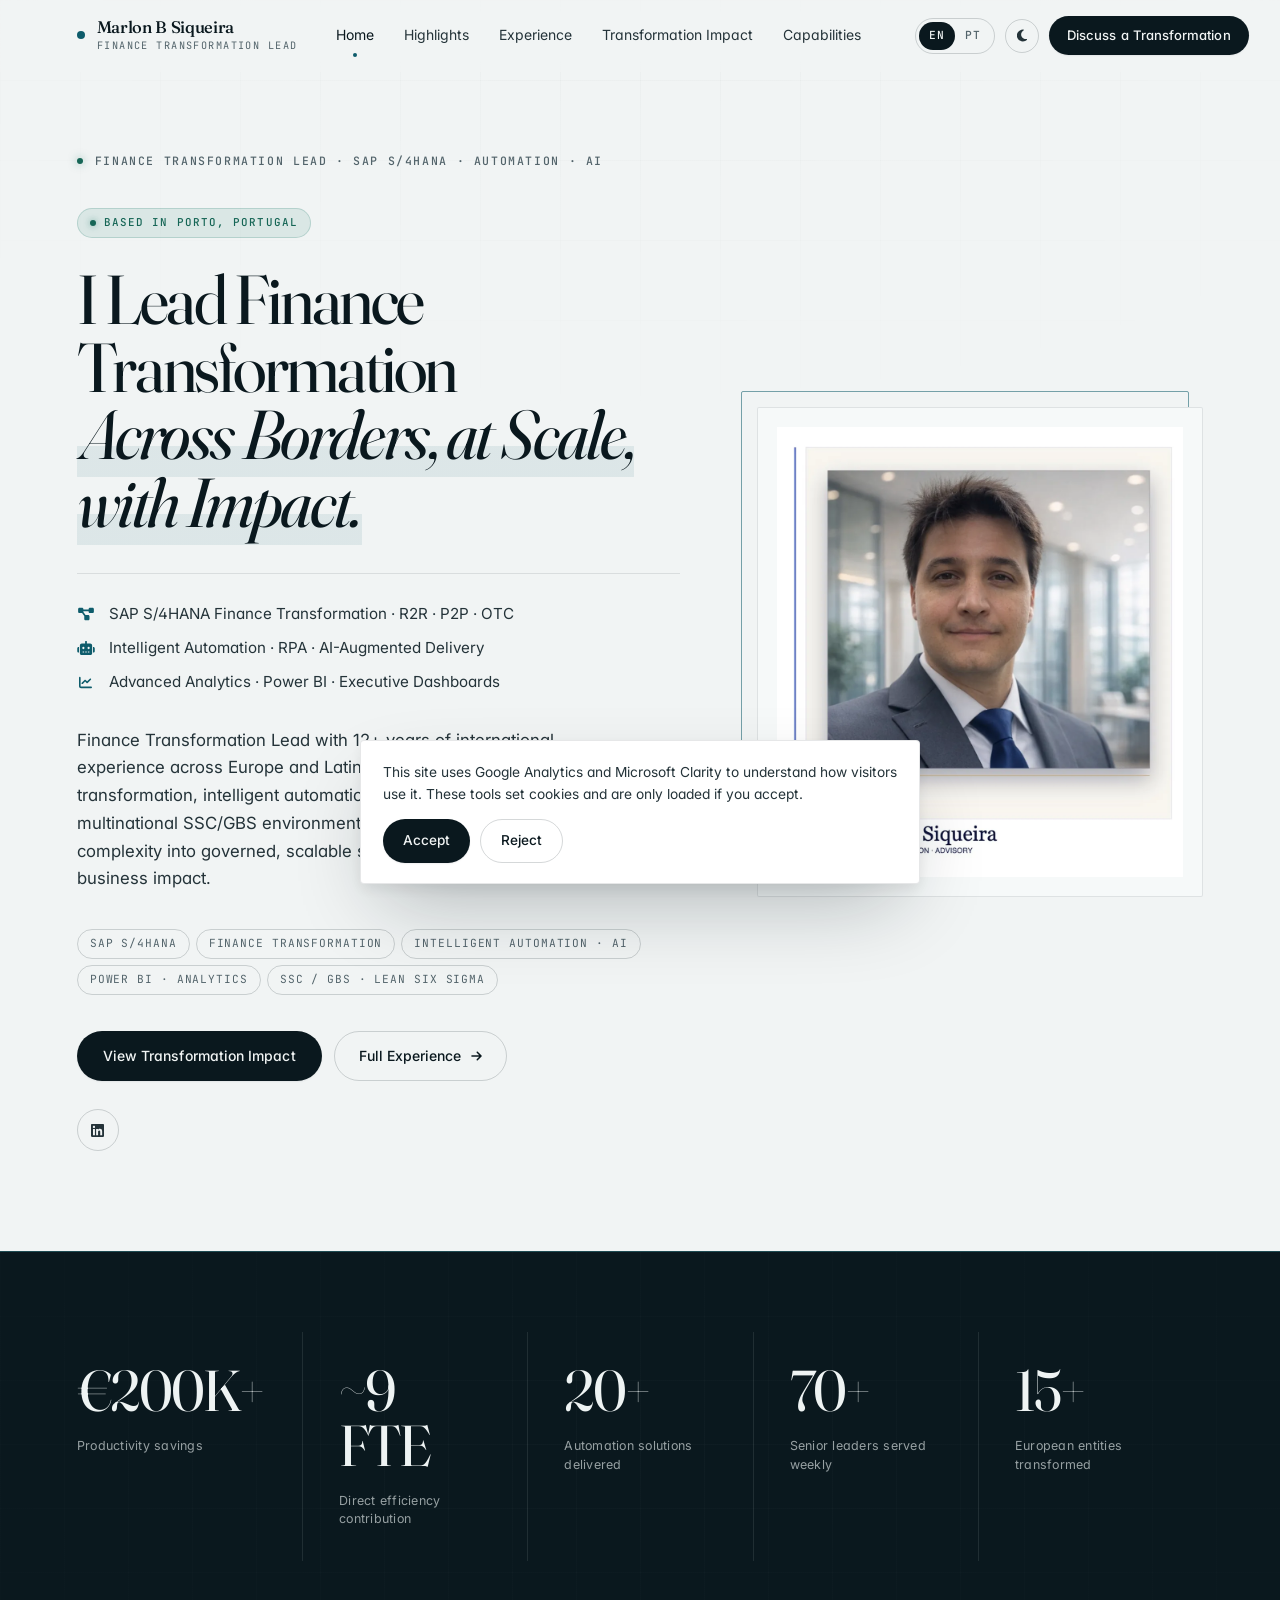
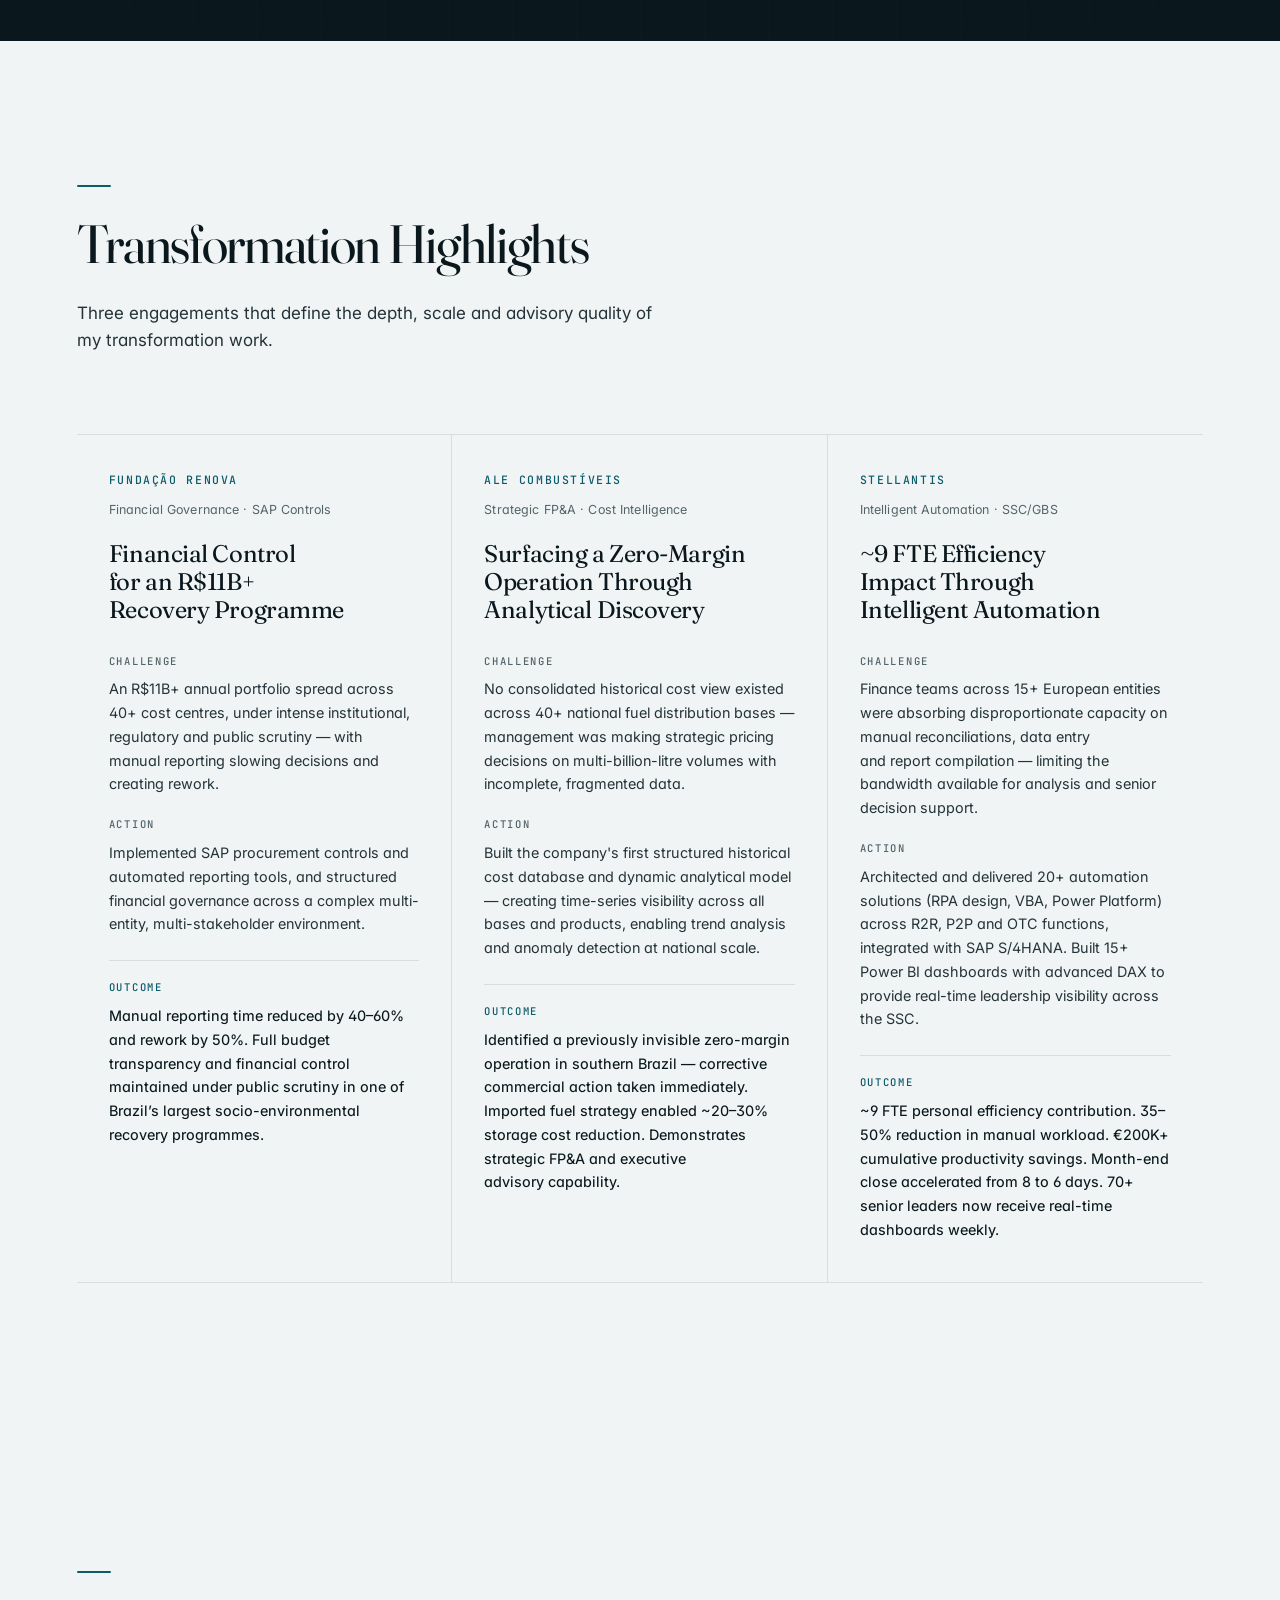
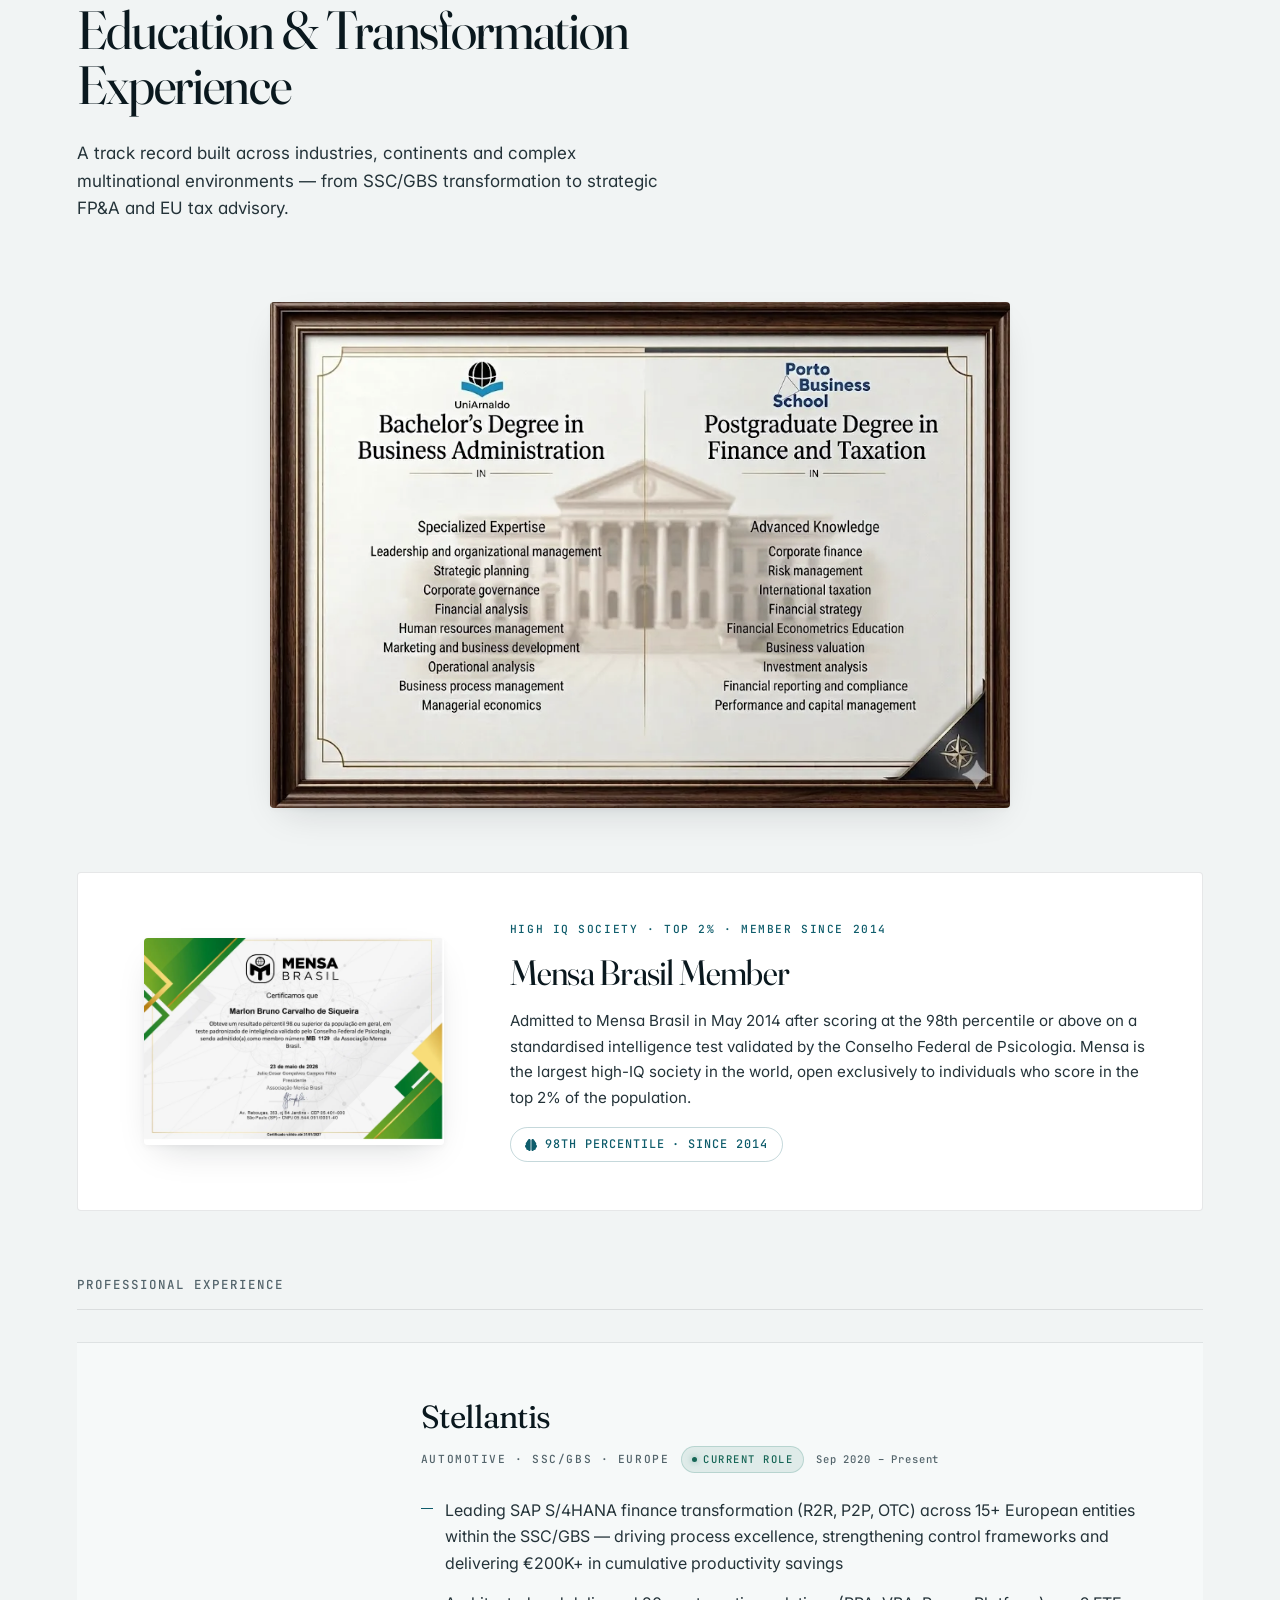
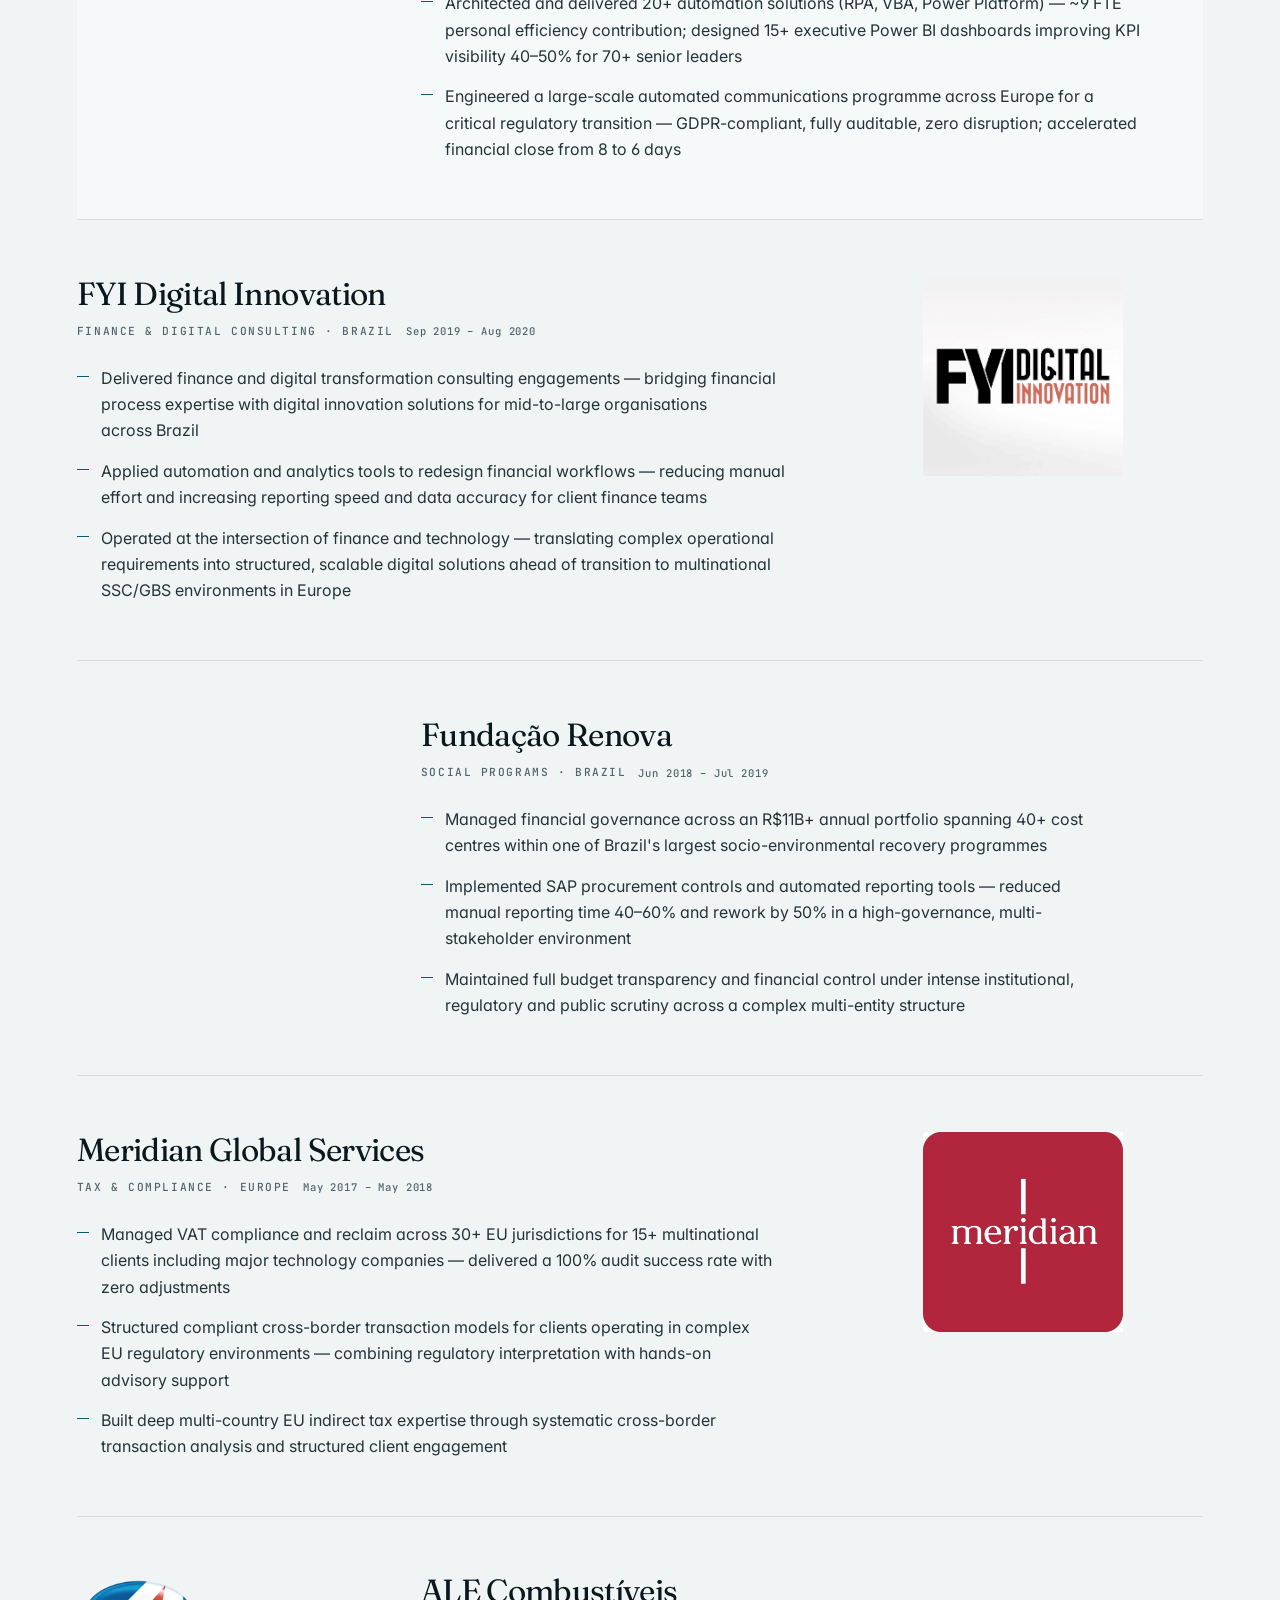
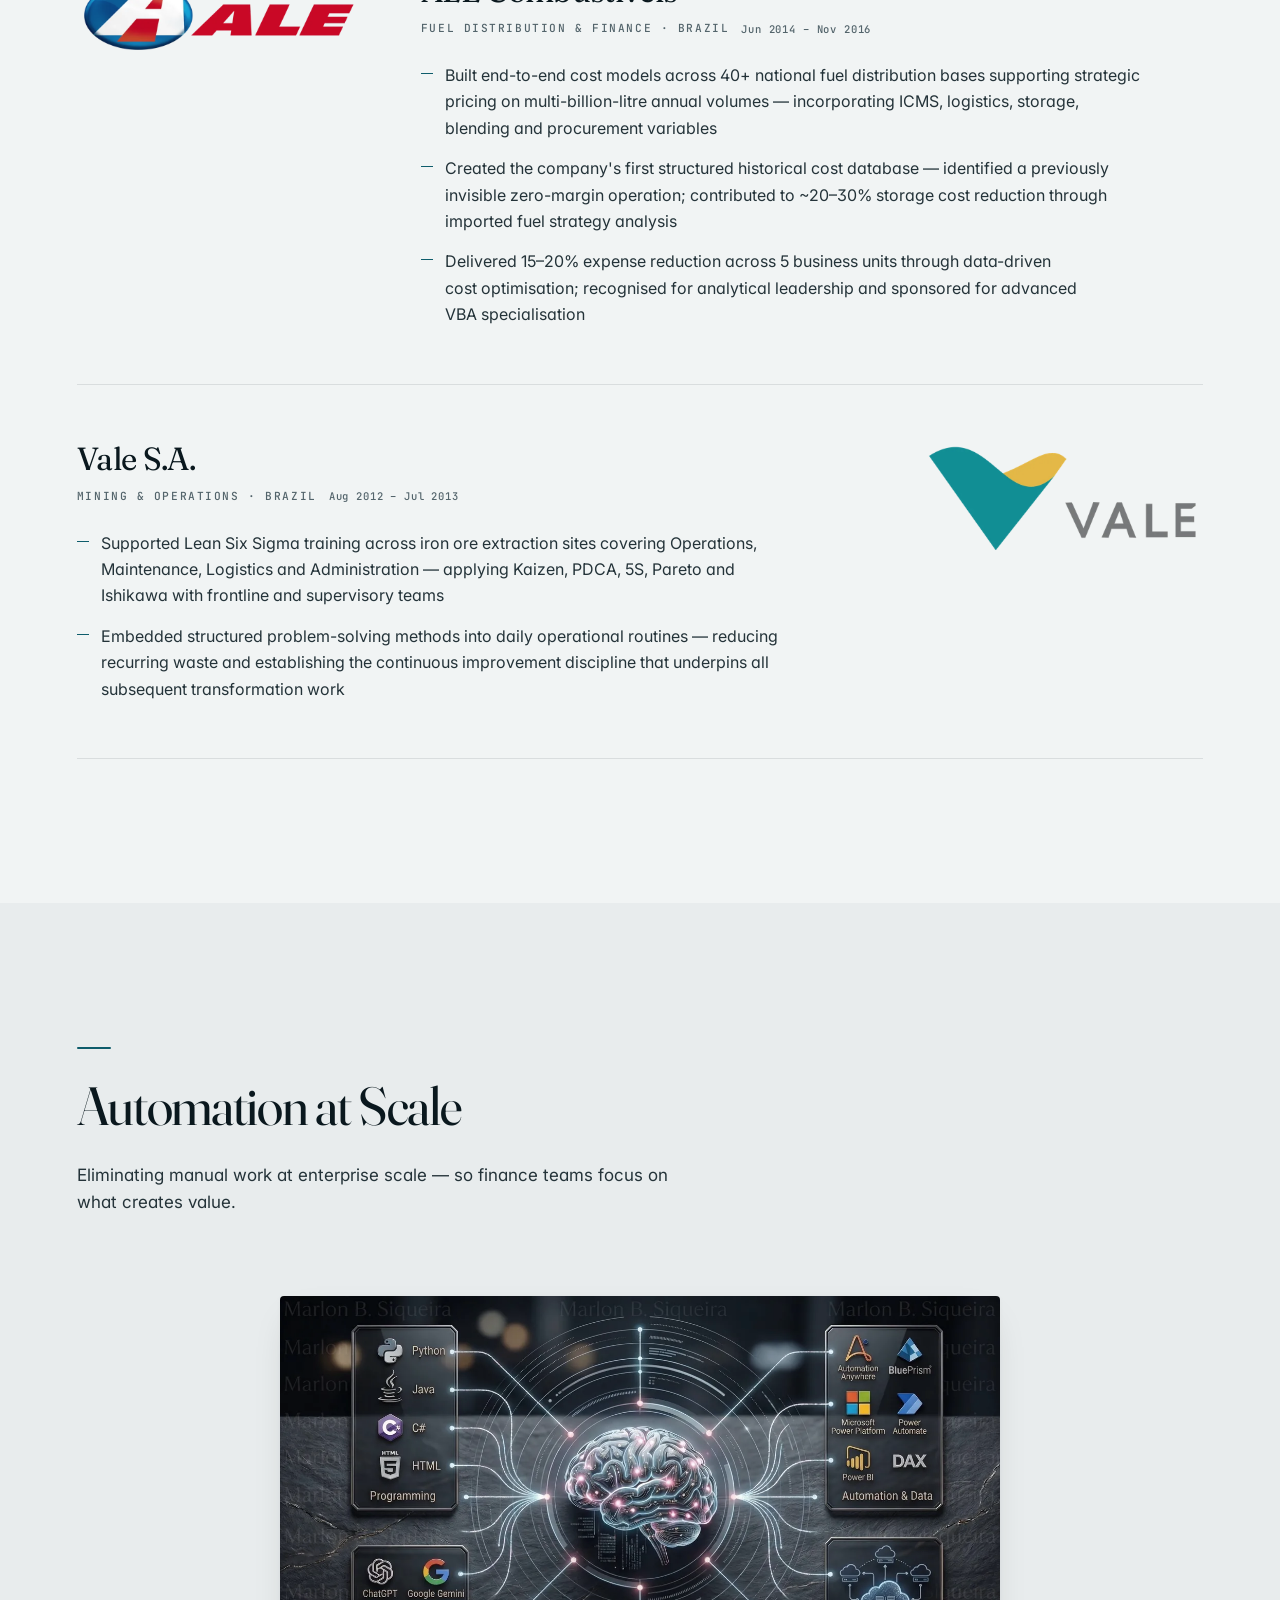
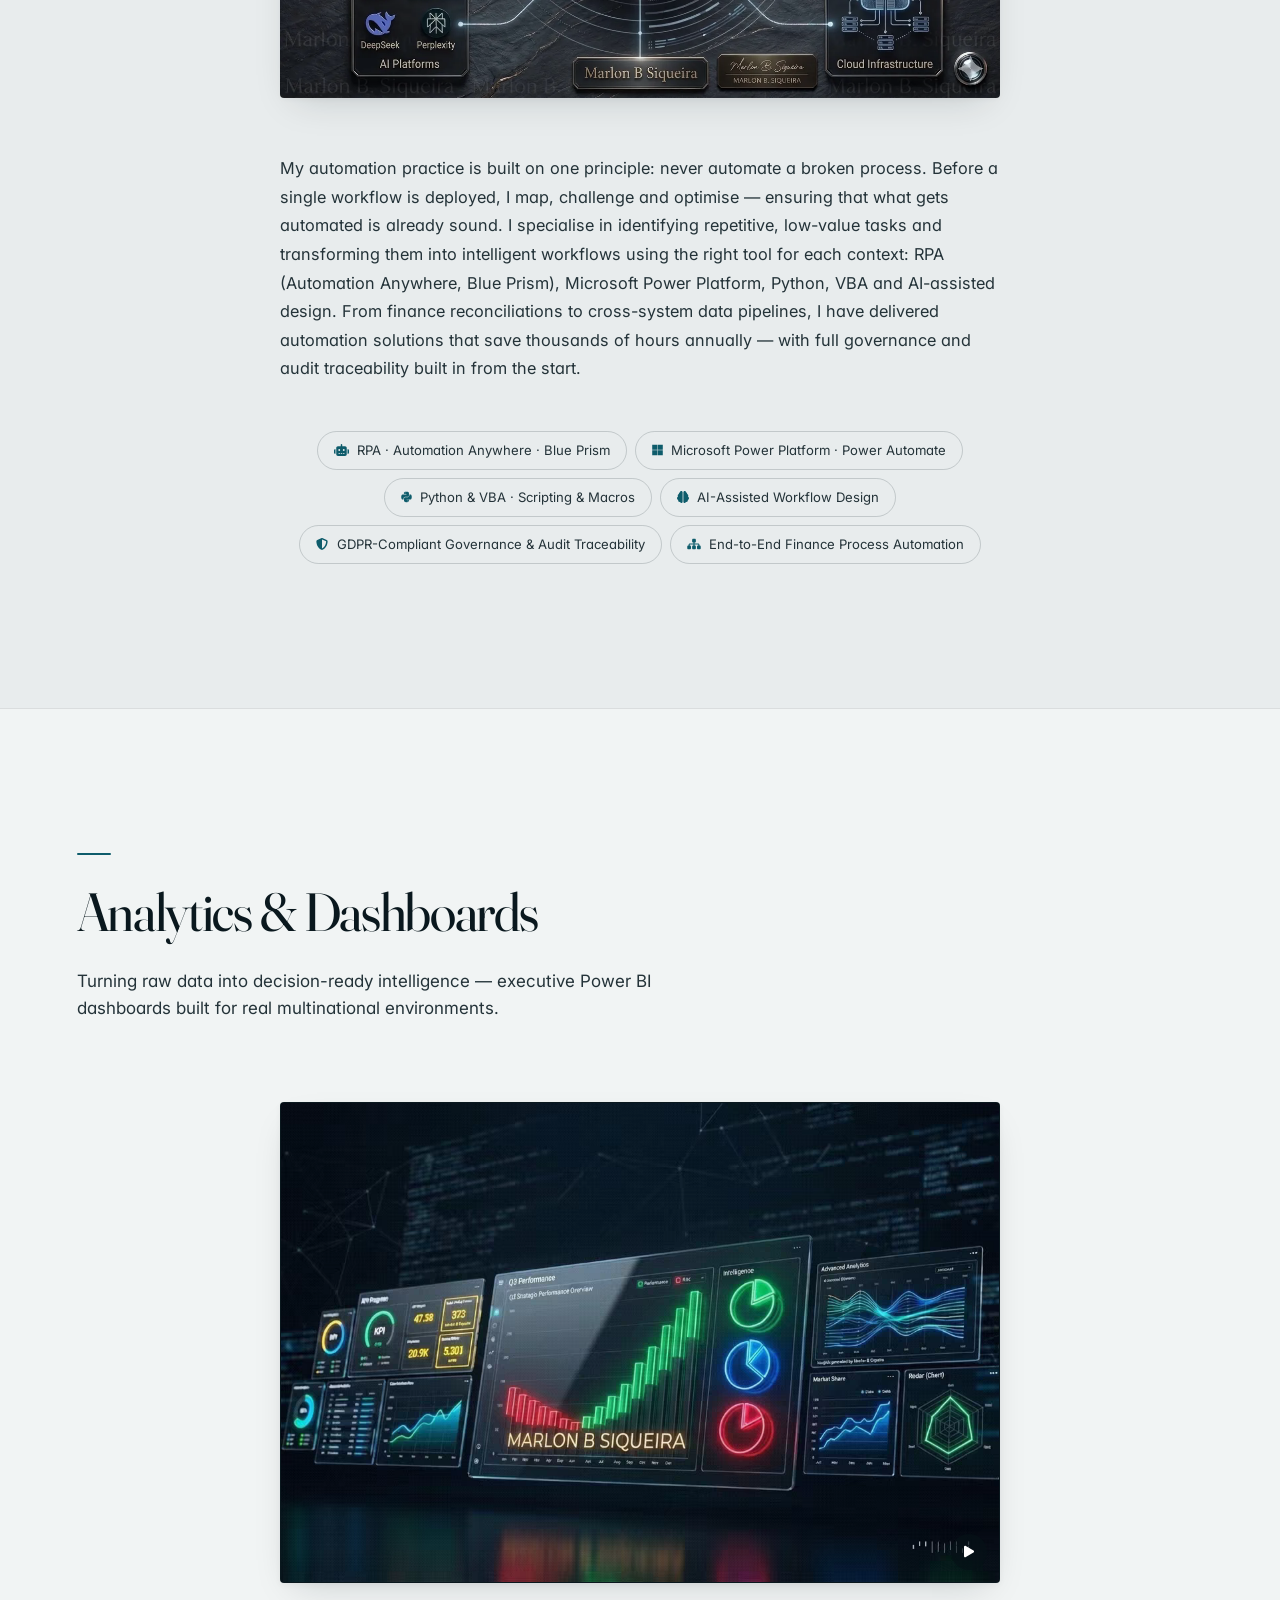
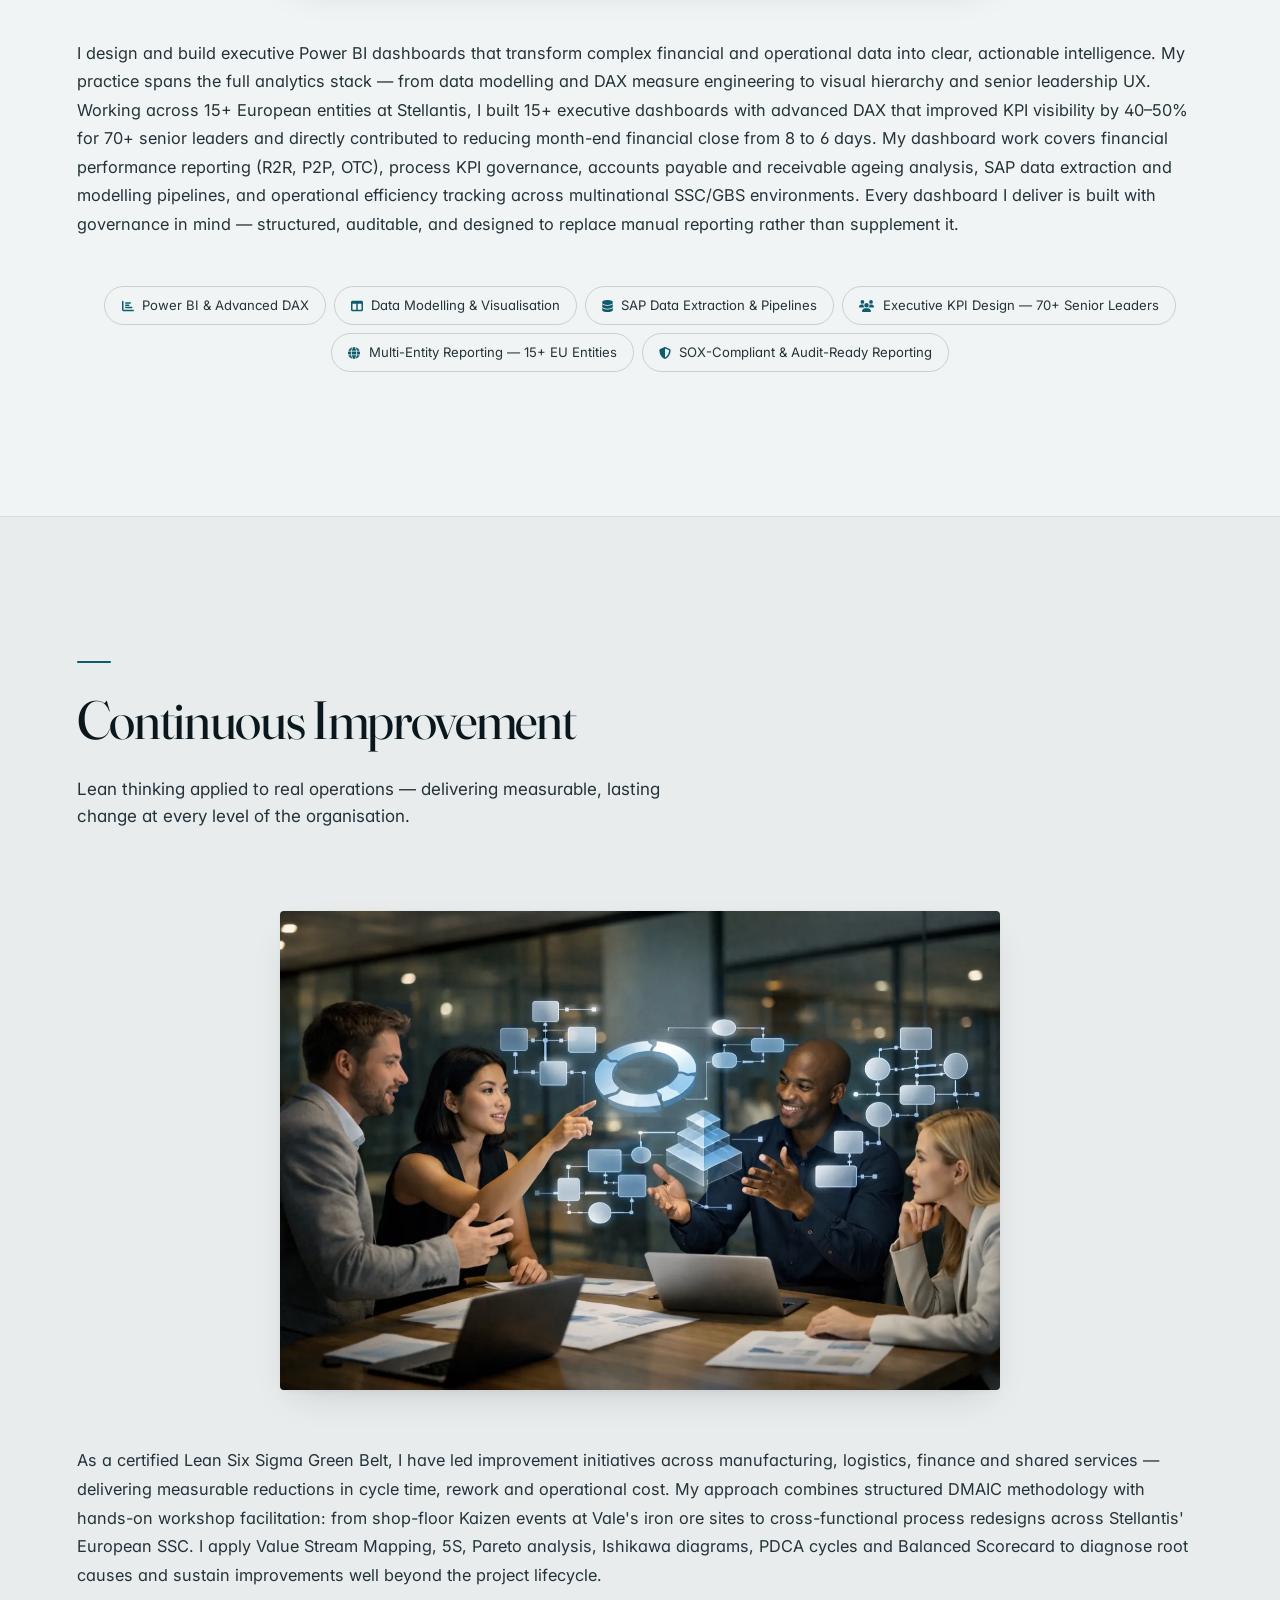
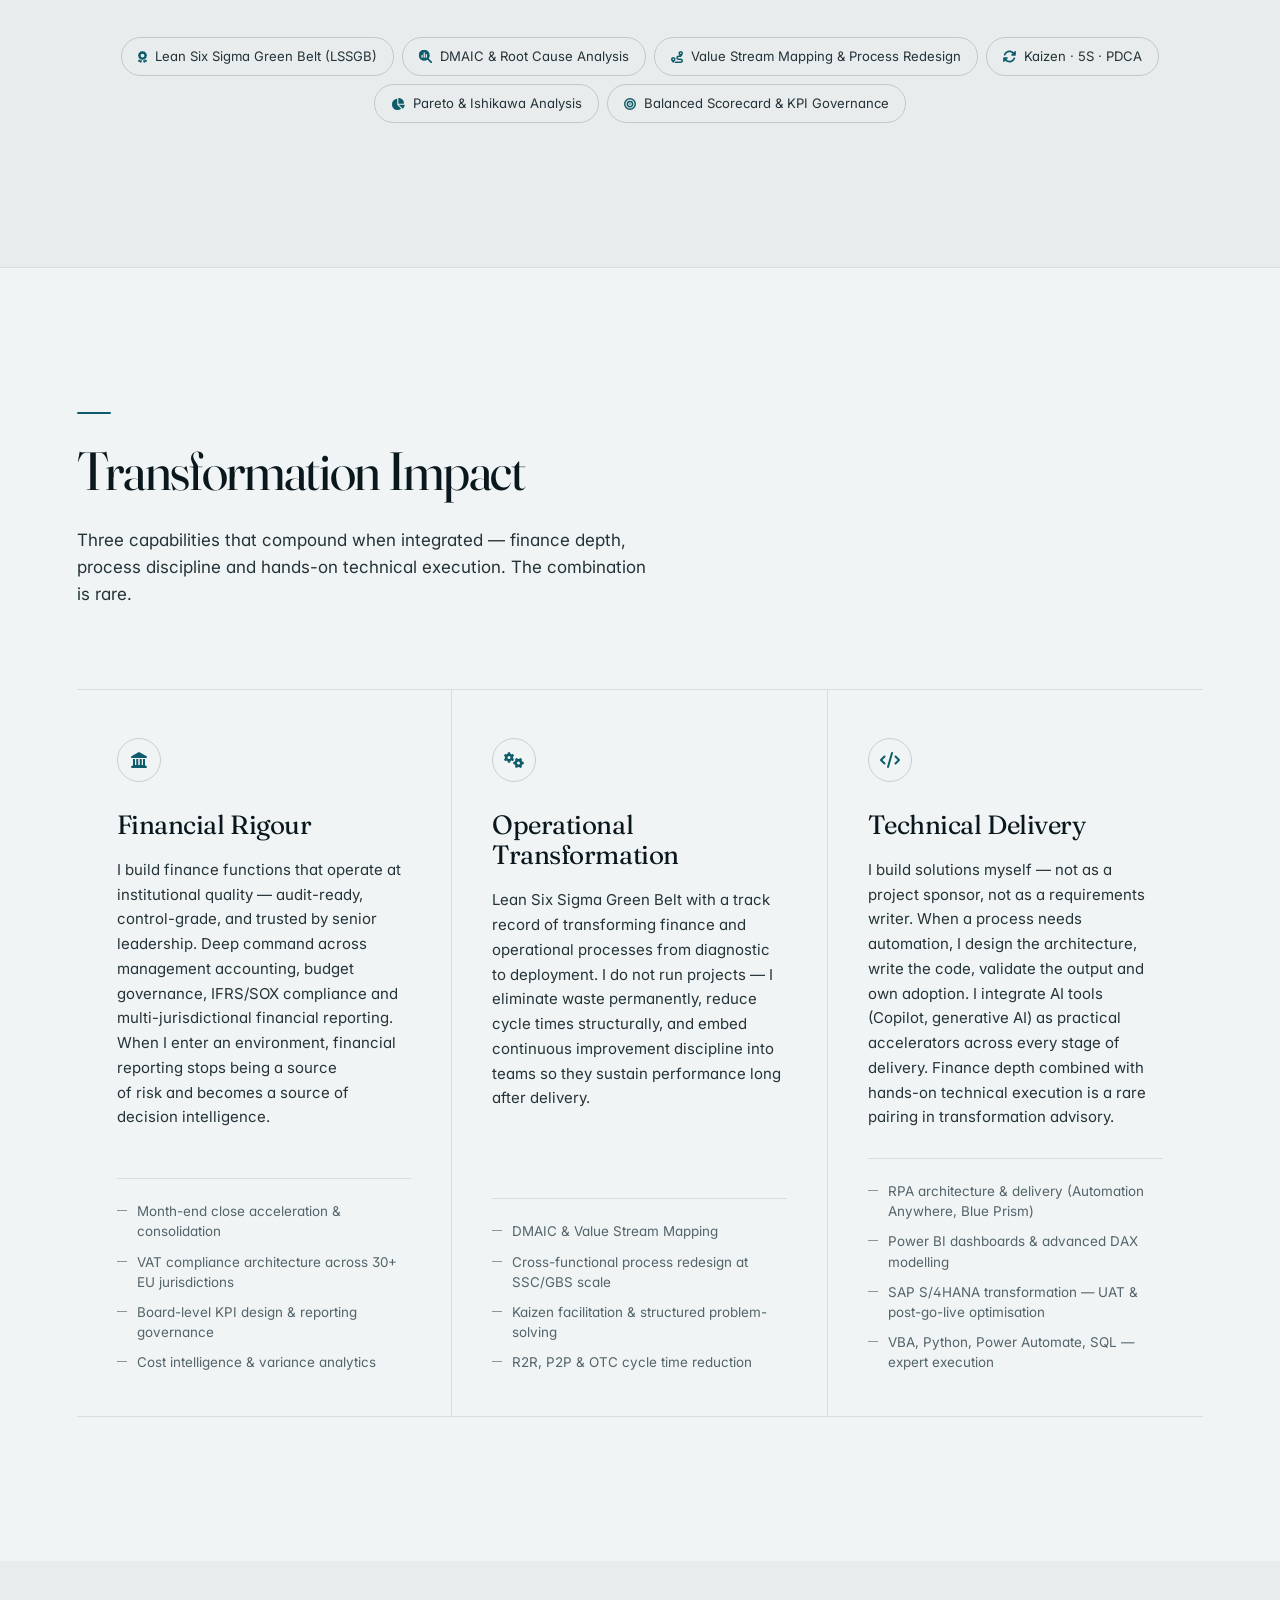
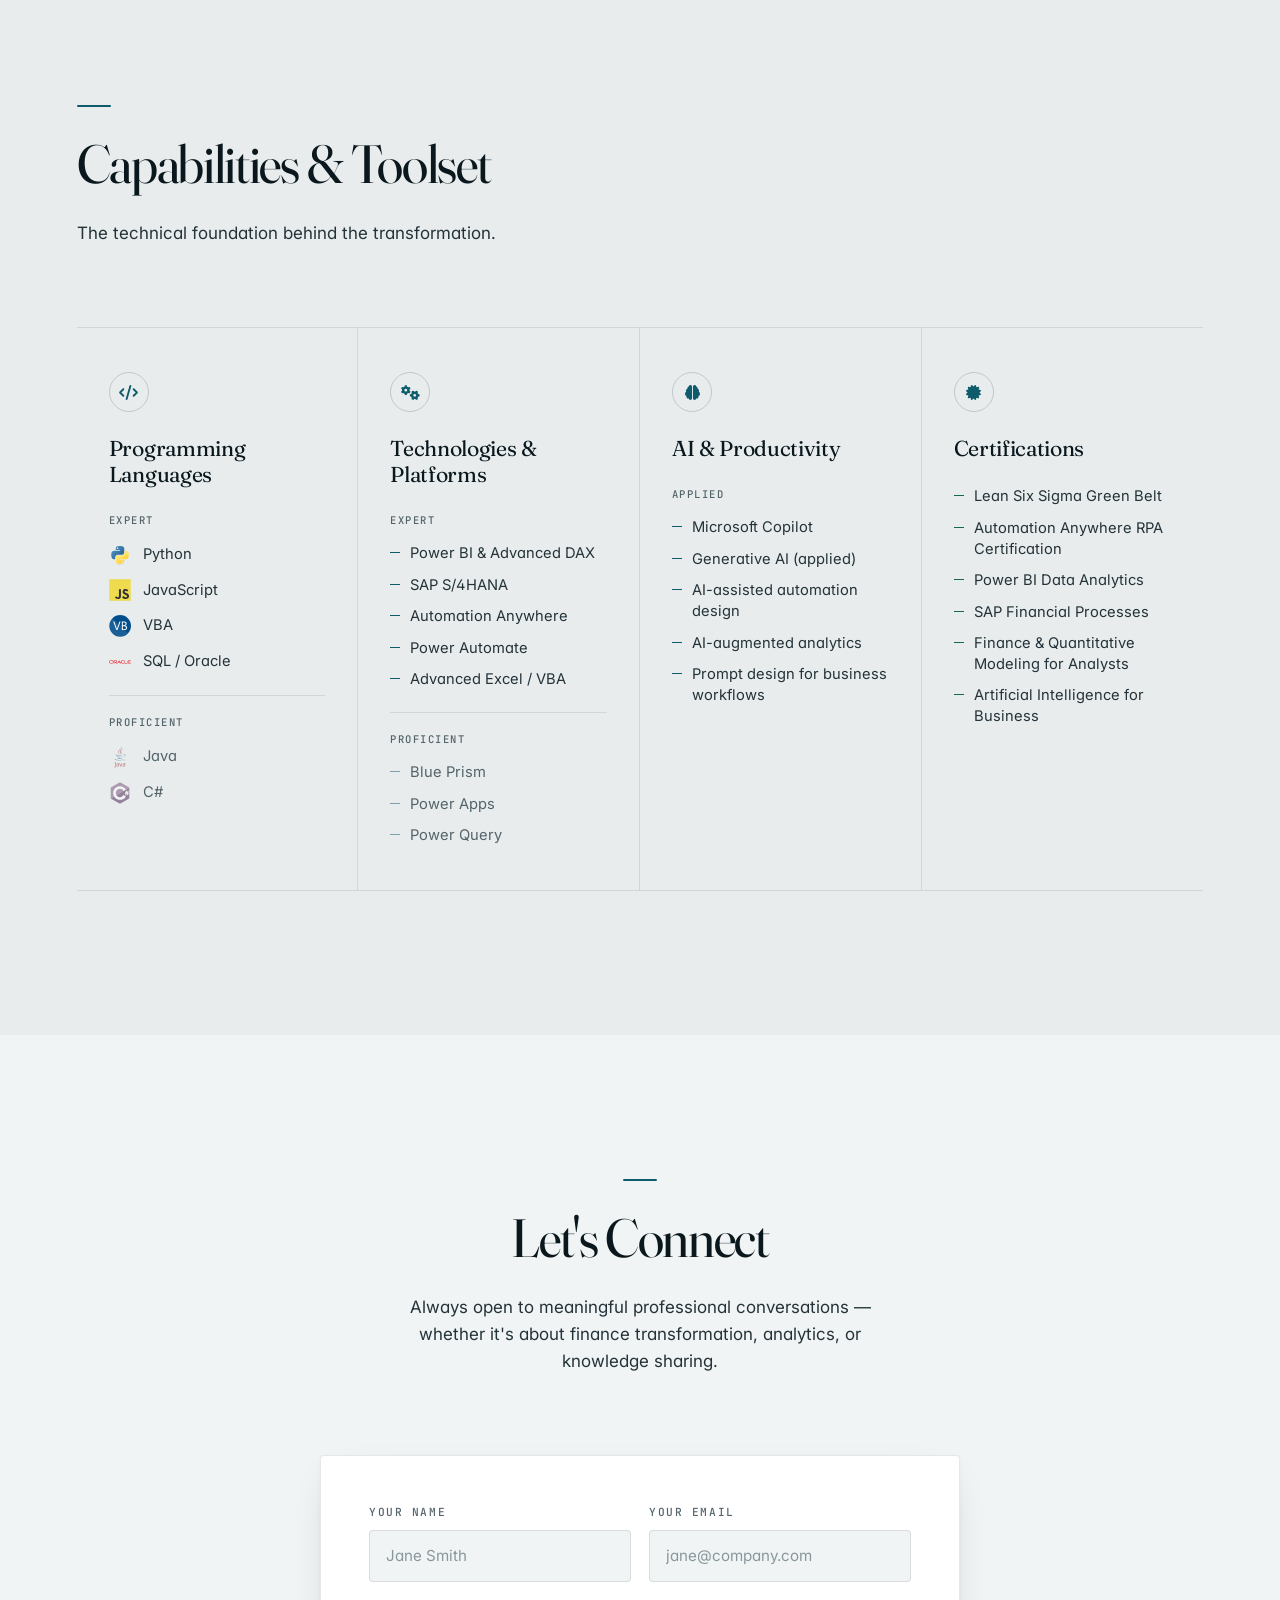
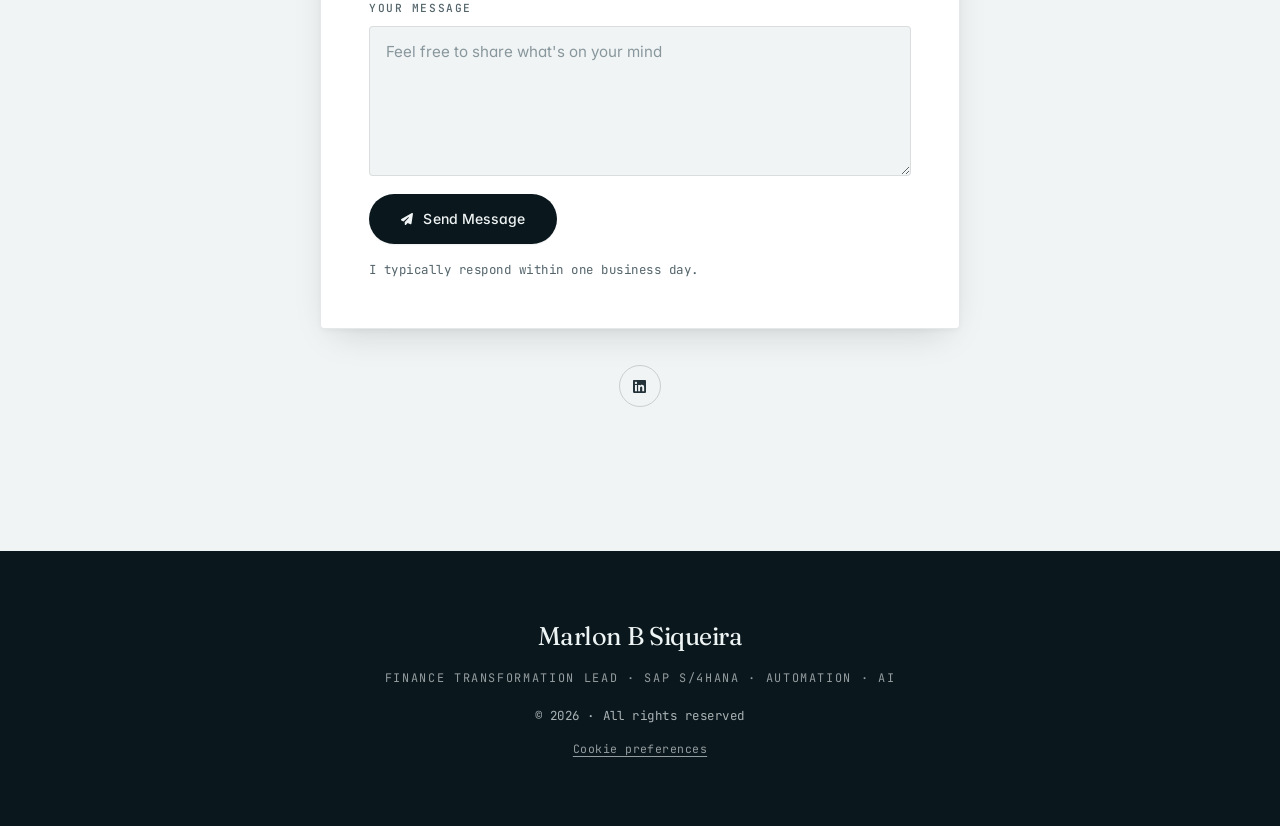
<file: index.html>
<!DOCTYPE html>
<html lang="en" data-theme="light" class="no-js">
<head>
    <meta charset="UTF-8">
    <meta name="viewport" content="width=device-width, initial-scale=1.0">
    <!-- SEO -->
    <meta name="description" content="Finance Transformation Lead with 12+ years leading SAP S/4HANA transformation, intelligent automation (RPA, AI) and advanced analytics across multinational SSC/GBS environments. €200K+ productivity savings. ~9 FTE efficiency impact. Lean Six Sigma Green Belt.">
    <meta name="author" content="Marlon B Siqueira">
    <meta name="google-site-verification" content="FbOtLDEPnFqXokpT85q3Lr8juwd14maTz7eZwRSfOSs" />
    <meta name="robots" content="index, follow">
    <meta name="theme-color" content="#0e5c6b" media="(prefers-color-scheme: light)">
    <meta name="theme-color" content="#06141a" media="(prefers-color-scheme: dark)">
    <link rel="icon" href="./images/favicon.png" type="image/png">
    <link rel="canonical" href="https://marlonbsiqueira.github.io/marlonbsiqueira/">
    <!-- Open Graph -->
    <meta property="og:type"        content="website">
    <meta property="og:title"       content="Marlon B Siqueira — Finance Transformation Lead">
    <meta property="og:description" content="SAP S/4HANA, intelligent automation and analytics that deliver results: €200K+ productivity savings, ~9 FTE efficiency impact, 12+ years across Europe and Latin America. See the case studies.">
    <meta property="og:image"       content="https://marlonbsiqueira.github.io/marlonbsiqueira/images/og-card.jpg">
    <meta property="og:image:width"  content="1200">
    <meta property="og:image:height" content="627">
    <meta property="og:image:alt"   content="Marlon B Siqueira, Finance Transformation Lead: €200K+ productivity savings, ~9 FTE efficiency impact, 12+ years international">
    <meta property="og:url"         content="https://marlonbsiqueira.github.io/marlonbsiqueira/">
    <meta property="og:locale"      content="en_GB">
    <meta name="twitter:card"       content="summary_large_image">
    <meta name="twitter:title"      content="Marlon B Siqueira — Finance Transformation Lead">
    <meta name="twitter:description" content="SAP S/4HANA, intelligent automation and analytics that deliver results: €200K+ productivity savings, ~9 FTE efficiency impact, 12+ years across Europe and Latin America.">
    <meta name="twitter:image"      content="https://marlonbsiqueira.github.io/marlonbsiqueira/images/og-card.jpg">
    <meta name="twitter:image:alt"  content="Marlon B Siqueira, Finance Transformation Lead: €200K+ productivity savings, ~9 FTE efficiency impact, 12+ years international">
    <!-- hreflang -->
    <link rel="alternate" hreflang="en" href="https://marlonbsiqueira.github.io/marlonbsiqueira/">
    <link rel="alternate" hreflang="pt" href="https://marlonbsiqueira.github.io/marlonbsiqueira/?lang=pt">
    <link rel="alternate" hreflang="x-default" href="https://marlonbsiqueira.github.io/marlonbsiqueira/">
    <title>Marlon B Siqueira | Finance Transformation Lead | SAP S/4HANA · Automation · AI</title>
    <!-- Performance: early connections -->
    <link rel="preconnect" href="https://fonts.googleapis.com">
    <link rel="preconnect" href="https://fonts.gstatic.com" crossorigin>
    <!-- Performance: preload LCP hero image -->
    <link rel="preload" as="image" href="./images/Menu.webp" type="image/webp">
    <link href="https://fonts.googleapis.com/css2?family=Fraunces:ital,opsz,wght@0,9..144,400..500;1,9..144,400..500&family=Inter:wght@400..500&family=JetBrains+Mono:wght@400;500&display=swap" rel="stylesheet">
    <link rel="stylesheet" href="./styles/icons.css">
    <link rel="stylesheet" href="./styles/styles.css">
    <link rel="stylesheet" href="./styles/header.css">
    <link rel="stylesheet" href="./styles/home.css">
    <link rel="stylesheet" href="./styles/print.css" media="print">
    <!-- Prevent flash of wrong theme before JS loads -->
    <script>
        (function(){
            document.documentElement.classList.replace('no-js', 'js');
            try {
                var t = localStorage.getItem('cvTheme');
                if (t) {
                    document.documentElement.setAttribute('data-theme', t);
                } else if (window.matchMedia('(prefers-color-scheme: dark)').matches) {
                    document.documentElement.setAttribute('data-theme', 'dark');
                }
            } catch(e) {}
        })();
    </script>
    <!-- Schema.org structured data — Person entity for AI search engines -->
    <script type="application/ld+json">
    {
      "@context": "https://schema.org",
      "@type": "Person",
      "name": "Marlon B Siqueira",
      "givenName": "Marlon",
      "familyName": "Siqueira",
      "url": "https://marlonbsiqueira.github.io/marlonbsiqueira/",
      "image": "https://marlonbsiqueira.github.io/marlonbsiqueira/images/Menu.webp",
      "jobTitle": "Finance Transformation Lead",
      "description": "Finance Transformation Lead with 12+ years of international experience across Europe and Latin America. Specialises in SAP S/4HANA Finance Transformation, Intelligent Automation and Advanced Analytics across multinational SSC and GBS environments. Closes the gap most transformation programmes leave open: integrated ownership of strategy, architecture and execution.",
      "hasOccupation": {
        "@type": "Occupation",
        "name": "Finance Transformation Lead",
        "occupationLocation": {
          "@type": "City",
          "name": "Porto, Portugal"
        },
        "skills": "SAP S/4HANA Finance Transformation, R2R, P2P, OTC, Intelligent Automation, RPA, Automation Anywhere, Blue Prism, Microsoft Power Platform, Power Automate, Advanced Analytics, Power BI, DAX, VBA, Python, SQL, Lean Six Sigma Green Belt, SSC, GBS, Shared Services, Global Business Services, Financial Close, Month-End Close, SOX, IFRS, FP&A, Microsoft Copilot, Generative AI"
      },
      "worksFor": {
        "@type": "Organization",
        "name": "Stellantis",
        "url": "https://www.stellantis.com",
        "department": "Shared Services Centre of Excellence — Europe"
      },
      "alumniOf": [
        {
          "@type": "EducationalOrganization",
          "name": "Porto Business School",
          "url": "https://www.pbs.up.pt/"
        },
        {
          "@type": "EducationalOrganization",
          "name": "Faculdade Arnaldo"
        }
      ],
      "award": [
        "Mensa Member — Top 2% (since 2014)",
        "Lean Six Sigma Green Belt",
        "SAP S/4HANA Finance Processes (R2R · P2P · OTC), Stellantis",
        "Automation Anywhere Certified Essentials RPA Professional",
        "Blue Prism Associate Developer"
      ],
      "knowsAbout": [
        "SAP S/4HANA Finance Transformation",
        "Record-to-Report (R2R)",
        "Procure-to-Pay (P2P)",
        "Order-to-Cash (OTC)",
        "Intelligent Automation",
        "Robotic Process Automation (RPA)",
        "Automation Anywhere",
        "Blue Prism",
        "Microsoft Power Platform",
        "Power Automate",
        "Power BI",
        "DAX (Data Analysis Expressions)",
        "Advanced Analytics",
        "Executive Dashboards",
        "Lean Six Sigma",
        "DMAIC",
        "SSC / Shared Services Centre",
        "GBS / Global Business Services",
        "Financial Close Acceleration",
        "SOX Controls",
        "IFRS",
        "FP&A",
        "VBA",
        "Python",
        "SQL",
        "Microsoft Copilot",
        "Generative AI for Business",
        "AI-Augmented Finance",
        "Change Management",
        "Stakeholder Management",
        "Cross-Border Programme Delivery"
      ],
      "knowsLanguage": [
        { "@type": "Language", "name": "Portuguese", "alternateName": "pt" },
        { "@type": "Language", "name": "English", "alternateName": "en" }
      ],
      "nationality": [
        { "@type": "Country", "name": "Italy" },
        { "@type": "Country", "name": "Brazil" }
      ],
      "address": {
        "@type": "PostalAddress",
        "addressLocality": "Porto",
        "addressRegion": "Porto",
        "addressCountry": "PT"
      },
      "sameAs": [
        "https://www.linkedin.com/in/marlonbsiqueira/"
      ]
    }
    </script>
    <!-- Schema.org — WebSite entity -->
    <script type="application/ld+json">
    {
      "@context": "https://schema.org",
      "@type": "WebSite",
      "name": "Marlon B Siqueira — Finance Transformation Advisory",
      "url": "https://marlonbsiqueira.github.io/marlonbsiqueira/",
      "author": {
        "@type": "Person",
        "name": "Marlon B Siqueira"
      },
      "inLanguage": ["en", "pt"],
      "about": [
        "SAP S/4HANA Finance Transformation",
        "Intelligent Automation",
        "Advanced Analytics",
        "Shared Services / Global Business Services"
      ]
    }
    </script>
</head>
<body>
    <!-- Accessibility: skip navigation -->
    <a href="#main-content" class="skip-link" data-i18n="skip_link">Skip to main content</a>
    <div class="site-bg" aria-hidden="true">
        <span class="bg-orb orb-1"></span>
        <span class="bg-orb orb-2"></span>
        <span class="bg-grid"></span>
    </div>
    <!-- ═══════════ HEADER ═══════════ -->
    <header id="header">
        <nav id="navbar" aria-label="Main navigation">
            <a href="#home" class="brand" aria-label="Go to homepage">
                <span class="brand-text">
                    <strong>Marlon B Siqueira</strong>
                    <small data-i18n="brand_subtitle">Finance Transformation Lead</small>
                </span>
            </a>
            <ul id="nav_list">
                <li class="nav-item"><a href="#home"                  data-i18n="nav_home">Home</a></li>
                <li class="nav-item"><a href="#highlights"            data-i18n="nav_highlights">Highlights</a></li>
                <li class="nav-item"><a href="#expertise"             data-i18n="nav_experience">Experience</a></li>
                <li class="nav-item"><a href="#deliver"               data-i18n="nav_deliver">Transformation Impact</a></li>
                <li class="nav-item"><a href="#technicalskills"       data-i18n="nav_skills">Capabilities</a></li>
            </ul>
            <div class="nav-actions">
                <div class="language-switcher" role="group" aria-label="Language selector">
                    <button type="button" class="lang-btn active" data-lang="en">EN</button>
                    <button type="button" class="lang-btn" data-lang="pt">PT</button>
                </div>
                <button type="button" id="theme-toggle" class="theme-btn" aria-label="Toggle dark mode" data-i18n-aria-label="aria_theme">
                    <i class="fa-solid fa-moon" id="theme-icon"></i>
                </button>
                <a href="#contact" class="btn-primary nav-cta" data-i18n="nav_cta">Discuss a Transformation</a>
            </div>
            <button id="mobile_btn" type="button" aria-label="Open menu" data-i18n-aria-label="aria_menu_open" aria-expanded="false" aria-controls="mobile_menu">
                <i class="fa-solid fa-bars" aria-hidden="true"></i>
            </button>
        </nav>
        <nav id="mobile_menu" aria-label="Mobile navigation">
            <ul id="mobile_nav_list">
                <li class="nav-item"><a href="#home"                  data-i18n="nav_home">Home</a></li>
                <li class="nav-item"><a href="#highlights"            data-i18n="nav_highlights">Highlights</a></li>
                <li class="nav-item"><a href="#expertise"             data-i18n="nav_experience">Experience</a></li>
                <li class="nav-item"><a href="#deliver"               data-i18n="nav_deliver">Transformation Impact</a></li>
                <li class="nav-item"><a href="#technicalskills"       data-i18n="nav_skills">Capabilities</a></li>
            </ul>
            <div class="mobile-controls">
                <div class="language-switcher">
                    <button type="button" class="lang-btn active" data-lang="en">EN</button>
                    <button type="button" class="lang-btn" data-lang="pt">PT</button>
                </div>
                <button type="button" id="theme-toggle-mobile" class="theme-btn" aria-label="Toggle dark mode" data-i18n-aria-label="aria_theme">
                    <i class="fa-solid fa-moon" id="theme-icon-mobile"></i>
                </button>
            </div>
            <a href="#contact" class="btn-primary mobile-cta" data-i18n="nav_cta">Discuss a Transformation</a>
        </nav>
    </header>
    <main id="main-content">
        <!-- ═══════════ HOME ═══════════ -->
        <section id="home">
            <div id="cta" class="reveal left">
                <div class="eyebrow">
                    <span class="eyebrow-dot"></span>
                    <span data-i18n="hero_eyebrow">Finance Transformation Lead · SAP S/4HANA · Automation · AI</span>
                </div>
                <div class="available-badge">
                    <span class="avail-dot"></span>
                    <span data-i18n="hero_available">Based in Porto, Portugal</span>
                </div>
                <h1 class="title">
                    <span data-i18n="hero_line1">I Lead Finance Transformation</span><br>
                    <span class="accent" data-i18n="hero_accent1">Across Borders, at Scale, with Impact.</span>
                </h1>
                <div class="hero-pillars">
                    <div class="hero-pillar">
                        <i class="fa-solid fa-diagram-project" aria-hidden="true"></i>
                        <span data-i18n="hero_pillar1">SAP S/4HANA Finance Transformation · R2R · P2P · OTC</span>
                    </div>
                    <div class="hero-pillar">
                        <i class="fa-solid fa-robot" aria-hidden="true"></i>
                        <span data-i18n="hero_pillar2">Intelligent Automation · RPA · AI-Augmented Delivery</span>
                    </div>
                    <div class="hero-pillar">
                        <i class="fa-solid fa-chart-line" aria-hidden="true"></i>
                        <span data-i18n="hero_pillar3">Advanced Analytics · Power BI · Executive Dashboards</span>
                    </div>
                </div>
                <p class="description" data-i18n="hero_description">
                    Finance Transformation Lead with 12+ years of international experience across Europe and Latin America — leading SAP S/4HANA transformation, intelligent automation and advanced analytics across multinational SSC/GBS environments. I translate enterprise-wide complexity into governed, scalable solutions that deliver measurable business impact.
                </p>
                <div class="home-tags" role="group" aria-label="Key competencies">
                    <span>SAP S/4HANA</span>
                    <span>Finance Transformation</span>
                    <span>Intelligent Automation · AI</span>
                    <span>Power BI · Analytics</span>
                    <span>SSC / GBS · Lean Six Sigma</span>
                </div>
                <div class="home-actions">
                    <a href="#highlights" class="btn-primary">
                        <span data-i18n="hero_cta_primary">View Transformation Impact</span>
                    </a>
                    <a href="#expertise" class="btn-ghost">
                        <span data-i18n="hero_cta_secondary">Full Experience</span>
                        <i class="fa-solid fa-arrow-right"></i>
                    </a>
                </div>
                <div class="social-media-buttons" role="group" aria-label="Social media links">
                    <a href="https://www.linkedin.com/in/marlonbsiqueira/" target="_blank" rel="noopener noreferrer" aria-label="LinkedIn">
                        <i class="fa-brands fa-linkedin"></i>
                    </a>
                </div>
            </div>
            <div id="banner" class="reveal right">
                <img src="./images/Menu.webp"
                     alt="Finance and digital transformation professional"
                     width="560" height="560"
                     loading="eager"
                     fetchpriority="high">
            </div>
        </section>
        <!-- ═══════════ METRICS ═══════════ -->
        <section id="numbers" aria-label="Career metrics">
            <div class="numbers-grid">
                <div class="number-card reveal">
                    <span class="number-value" data-target="200" data-prefix="€" data-suffix="K+">€200K+</span>
                    <span class="number-label" data-i18n="num_savings">Productivity savings</span>
                </div>
                <div class="number-card reveal">
                    <span class="number-value" data-target="9" data-prefix="~" data-suffix=" FTE">~9 FTE</span>
                    <span class="number-label" data-i18n="num_fte">Direct efficiency contribution</span>
                </div>
                <div class="number-card reveal">
                    <span class="number-value" data-target="20" data-suffix="+">20+</span>
                    <span class="number-label" data-i18n="num_initiatives">Automation solutions delivered</span>
                </div>
                <div class="number-card reveal">
                    <span class="number-value" data-target="70" data-suffix="+">70+</span>
                    <span class="number-label" data-i18n="num_leaders">Senior leaders served weekly</span>
                </div>
                <div class="number-card reveal">
                    <span class="number-value" data-target="15" data-suffix="+">15+</span>
                    <span class="number-label" data-i18n="num_entities">European entities transformed</span>
                </div>
            </div>
        </section>
        <!-- ═══════════ CAREER HIGHLIGHTS ═══════════ -->
        <section id="highlights">
            <div class="section-header reveal">
                <h2 class="section-title" data-i18n="hl_title">Transformation Highlights</h2>
                <p class="section-subtitle" data-i18n="hl_subtitle">Three engagements that define the depth, scale and advisory quality of my transformation work.</p>
            </div>
            <div class="highlights-grid">
                <article class="highlight-card reveal left">
                    <div class="highlight-meta">
                        <span class="highlight-company">Fundação Renova</span>
                        <span class="highlight-tag" data-i18n="hl_tag_1">Financial Governance · SAP Controls</span>
                    </div>
                    <h3 class="highlight-title" data-i18n="hl_1_title">Financial Control for an R$11B+ Recovery Programme</h3>
                    <div class="highlight-body">
                        <div class="highlight-step">
                            <span class="step-label" data-i18n="step_challenge">Challenge</span>
                            <p data-i18n="hl_1_challenge">An R$11B+ annual portfolio spread across 40+ cost centres, under intense institutional, regulatory and public scrutiny — with manual reporting slowing decisions and creating rework.</p>
                        </div>
                        <div class="highlight-step">
                            <span class="step-label" data-i18n="step_action">Action</span>
                            <p data-i18n="hl_1_action">Implemented SAP procurement controls and automated reporting tools, and structured financial governance across a complex multi-entity, multi-stakeholder environment.</p>
                        </div>
                        <div class="highlight-step highlight-outcome">
                            <span class="step-label" data-i18n="step_outcome">Outcome</span>
                            <p data-i18n="hl_1_outcome">Manual reporting time reduced by 40–60% and rework by 50%. Full budget transparency and financial control maintained under public scrutiny in one of Brazil’s largest socio-environmental recovery programmes.</p>
                        </div>
                    </div>
                </article>
                <article class="highlight-card reveal">
                    <div class="highlight-meta">
                        <span class="highlight-company">ALE Combustíveis</span>
                        <span class="highlight-tag" data-i18n="hl_tag_2">Strategic FP&amp;A · Cost Intelligence</span>
                    </div>
                    <h3 class="highlight-title" data-i18n="hl_2_title">Surfacing a Zero-Margin Operation Through Analytical Discovery</h3>
                    <div class="highlight-body">
                        <div class="highlight-step">
                            <span class="step-label" data-i18n="step_challenge">Challenge</span>
                            <p data-i18n="hl_2_challenge">No consolidated historical cost view existed across 40+ national fuel distribution bases — management was making strategic pricing decisions on multi-billion-litre volumes with incomplete, fragmented data.</p>
                        </div>
                        <div class="highlight-step">
                            <span class="step-label" data-i18n="step_action">Action</span>
                            <p data-i18n="hl_2_action">Built the company's first structured historical cost database and dynamic analytical model — creating time-series visibility across all bases and products, enabling trend analysis and anomaly detection at national scale.</p>
                        </div>
                        <div class="highlight-step highlight-outcome">
                            <span class="step-label" data-i18n="step_outcome">Outcome</span>
                            <p data-i18n="hl_2_outcome">Identified a previously invisible zero-margin operation in southern Brazil — corrective commercial action taken immediately. Imported fuel strategy enabled ~20–30% storage cost reduction. Demonstrates strategic FP&A and executive advisory capability.</p>
                        </div>
                    </div>
                </article>
                <article class="highlight-card reveal right">
                    <div class="highlight-meta">
                        <span class="highlight-company">Stellantis</span>
                        <span class="highlight-tag" data-i18n="hl_tag_3">Intelligent Automation · SSC/GBS</span>
                    </div>
                    <h3 class="highlight-title" data-i18n="hl_3_title">~9 FTE Efficiency Impact Through Intelligent Automation</h3>
                    <div class="highlight-body">
                        <div class="highlight-step">
                            <span class="step-label" data-i18n="step_challenge">Challenge</span>
                            <p data-i18n="hl_3_challenge">Finance teams across 15+ European entities were absorbing disproportionate capacity on manual reconciliations, data entry and report compilation — limiting the bandwidth available for analysis and senior decision support.</p>
                        </div>
                        <div class="highlight-step">
                            <span class="step-label" data-i18n="step_action">Action</span>
                            <p data-i18n="hl_3_action">Architected and delivered 20+ automation solutions (RPA design, VBA, Power Platform) across R2R, P2P and OTC functions, integrated with SAP S/4HANA. Built 15+ Power BI dashboards with advanced DAX to provide real-time leadership visibility across the SSC.</p>
                        </div>
                        <div class="highlight-step highlight-outcome">
                            <span class="step-label" data-i18n="step_outcome">Outcome</span>
                            <p data-i18n="hl_3_outcome">~9 FTE personal efficiency contribution. 35–50% reduction in manual workload. €200K+ cumulative productivity savings. Month-end close accelerated from 8 to 6 days. 70+ senior leaders now receive real-time dashboards weekly.</p>
                        </div>
                    </div>
                </article>
            </div>
        </section>
        <!-- ═══════════ EXPERIENCE ═══════════ -->
        <section id="expertise">
            <div class="section-header reveal">
                <h2 class="section-title" data-i18n="exp_title">Education &amp; Transformation Experience</h2>
                <p class="section-subtitle" data-i18n="exp_subtitle">A track record built across industries, continents and complex multinational environments — from SSC/GBS transformation to strategic FP&A and EU tax advisory.</p>
            </div>
            <img src="./images/education.webp"
                 class="center-image reveal"
                 alt="Education and academic background"
                 width="740" height="420"
                 loading="lazy"
                 decoding="async"
                 data-i18n-alt="edu_img_alt">
            <!-- ── Mensa credential block ───────────────── -->
            <div class="mensa-block reveal">
                <div class="mensa-inner">
                    <div class="mensa-cert">
                        <button type="button" class="mensa-cert-btn" aria-haspopup="dialog">
                            <img src="./images/certificate.webp"
                                 alt="Mensa Brasil Certificate — Marlon B. Siqueira"
                                 width="1400" height="969"
                                 loading="lazy" decoding="async">
                        </button>
                    </div>
                    <div class="mensa-text">
                        <span class="mensa-eyebrow" data-i18n="mensa_eyebrow">High IQ Society · Top 2% · Member since 2014</span>
                        <h3 class="mensa-title" data-i18n="mensa_title">Mensa Brasil Member</h3>
                        <p class="mensa-desc" data-i18n="mensa_desc">Admitted to Mensa Brasil in May 2014 after scoring at the 98th percentile or above on a standardised intelligence test validated by the Conselho Federal de Psicologia. Mensa is the largest high-IQ society in the world, open exclusively to individuals who score in the top 2% of the population.</p>
                        <div class="mensa-badge">
                            <i class="fa-solid fa-brain" aria-hidden="true"></i>
                            <span data-i18n="mensa_badge">98th Percentile · Since 2014</span>
                        </div>
                    </div>
                </div>
            </div>
            <h3 class="subsection-title reveal" data-i18n="exp_sub">Professional Experience</h3>
            <div class="row reveal left current-role">
                <img src="./images/Stellantis.webp" alt="Stellantis — Automotive Europe"
                     width="400" height="280" loading="lazy" decoding="async">
                <div class="text">
                    <div class="company-meta">
                        <h4>Stellantis</h4>
                        <div class="company-meta-row">
                            <span class="company-tag" data-i18n="stellantis_tag">Automotive · SSC/GBS · Europe</span>
                            <span class="current-badge" data-i18n="current_role">Current Role</span>
                            <span class="company-date">Sep 2020 – Present</span>
                        </div>
                    </div>
                    <ul class="outcome-list">
                        <li data-i18n="stellantis_li1">Leading SAP S/4HANA finance transformation (R2R, P2P, OTC) across 15+ European entities within the SSC/GBS — driving process excellence, strengthening control frameworks and delivering €200K+ in cumulative productivity savings</li>
                        <li data-i18n="stellantis_li2">Architected and delivered 20+ automation solutions (RPA, VBA, Power Platform) — ~9 FTE personal efficiency contribution; designed 15+ executive Power BI dashboards improving KPI visibility 40–50% for 70+ senior leaders</li>
                        <li data-i18n="stellantis_li3">Engineered a large-scale automated communications programme across Europe for a critical regulatory transition — GDPR-compliant, fully auditable, zero disruption; accelerated financial close from 8 to 6 days</li>
                    </ul>
                </div>
            </div>
            <div class="row reverse reveal right">
                <img src="./images/FYI.webp" alt="FYI Digital Innovation — Finance & Digital Consulting"
                     width="400" height="280" loading="lazy" decoding="async">
                <div class="text">
                    <div class="company-meta">
                        <h4>FYI Digital Innovation</h4>
                        <div class="company-meta-row">
                            <span class="company-tag" data-i18n="fyi_tag">Finance &amp; Digital Consulting · Brazil</span>
                            <span class="company-date">Sep 2019 – Aug 2020</span>
                        </div>
                    </div>
                    <ul class="outcome-list">
                        <li data-i18n="fyi_li1">Delivered finance and digital transformation consulting engagements — bridging financial process expertise with digital innovation solutions for mid-to-large organisations across Brazil</li>
                        <li data-i18n="fyi_li2">Applied automation and analytics tools to redesign financial workflows — reducing manual effort and increasing reporting speed and data accuracy for client finance teams</li>
                        <li data-i18n="fyi_li3">Operated at the intersection of finance and technology — translating complex operational requirements into structured, scalable digital solutions ahead of transition to multinational SSC/GBS environments in Europe</li>
                    </ul>
                </div>
            </div>
            <div class="row reveal left">
                <img src="./images/Renova.webp" alt="Renova — Social Programs Brazil"
                     width="400" height="280" loading="lazy" decoding="async">
                <div class="text">
                    <div class="company-meta">
                        <h4>Fundação Renova</h4>
                        <div class="company-meta-row">
                            <span class="company-tag" data-i18n="renova_tag">Social Programs · Brazil</span>
                            <span class="company-date">Jun 2018 – Jul 2019</span>
                        </div>
                    </div>
                    <ul class="outcome-list">
                        <li data-i18n="renova_li1">Managed financial governance across an R$11B+ annual portfolio spanning 40+ cost centres within one of Brazil's largest socio-environmental recovery programmes</li>
                        <li data-i18n="renova_li2">Implemented SAP procurement controls and automated reporting tools — reduced manual reporting time 40–60% and rework by 50% in a high-governance, multi-stakeholder environment</li>
                        <li data-i18n="renova_li3">Maintained full budget transparency and financial control under intense institutional, regulatory and public scrutiny across a complex multi-entity structure</li>
                    </ul>
                </div>
            </div>
            <div class="row reverse reveal right">
                <img src="./images/Meridian.webp" alt="Meridian — Tax & Compliance Europe"
                     width="400" height="280" loading="lazy" decoding="async">
                <div class="text">
                    <div class="company-meta">
                        <h4>Meridian Global Services</h4>
                        <div class="company-meta-row">
                            <span class="company-tag" data-i18n="meridian_tag">Tax &amp; Compliance · Europe</span>
                            <span class="company-date">May 2017 – May 2018</span>
                        </div>
                    </div>
                    <ul class="outcome-list">
                        <li data-i18n="meridian_li1">Managed VAT compliance and reclaim across 30+ EU jurisdictions for 15+ multinational clients including major technology companies — delivered a 100% audit success rate with zero adjustments</li>
                        <li data-i18n="meridian_li2">Structured compliant cross-border transaction models for clients operating in complex EU regulatory environments — combining regulatory interpretation with hands-on advisory support</li>
                        <li data-i18n="meridian_li3">Built deep multi-country EU indirect tax expertise through systematic cross-border transaction analysis and structured client engagement</li>
                    </ul>
                </div>
            </div>
            <div class="row reveal left">
                <img src="./images/Ale.webp" alt="ALE — Energy & Finance Brazil"
                     width="400" height="280" loading="lazy" decoding="async">
                <div class="text">
                    <div class="company-meta">
                        <h4>ALE Combustíveis</h4>
                        <div class="company-meta-row">
                            <span class="company-tag" data-i18n="ale_tag">Fuel Distribution &amp; Finance · Brazil</span>
                            <span class="company-date">Jun 2014 – Nov 2016</span>
                        </div>
                    </div>
                    <ul class="outcome-list">
                        <li data-i18n="ale_li1">Built end-to-end cost models across 40+ national fuel distribution bases supporting strategic pricing on multi-billion-litre annual volumes — incorporating ICMS, logistics, storage, blending and procurement variables</li>
                        <li data-i18n="ale_li2">Created the company's first structured historical cost database — identified a previously invisible zero-margin operation; contributed to ~20–30% storage cost reduction through imported fuel strategy analysis</li>
                        <li data-i18n="ale_li3">Delivered 15–20% expense reduction across 5 business units through data-driven cost optimisation; recognised for analytical leadership and sponsored for advanced VBA specialisation</li>
                    </ul>
                </div>
            </div>
            <div class="row reverse reveal right">
                <img src="./images/Vale.webp" alt="Vale S.A. — Mining & Operations Brazil"
                     width="400" height="280" loading="lazy" decoding="async">
                <div class="text">
                    <div class="company-meta">
                        <h4>Vale S.A.</h4>
                        <div class="company-meta-row">
                            <span class="company-tag" data-i18n="vale_tag">Mining &amp; Operations · Brazil</span>
                            <span class="company-date">Aug 2012 – Jul 2013</span>
                        </div>
                    </div>
                    <ul class="outcome-list">
                        <li data-i18n="vale_li1">Supported Lean Six Sigma training across iron ore extraction sites covering Operations, Maintenance, Logistics and Administration — applying Kaizen, PDCA, 5S, Pareto and Ishikawa with frontline and supervisory teams</li>
                        <li data-i18n="vale_li2">Embedded structured problem-solving methods into daily operational routines — reducing recurring waste and establishing the continuous improvement discipline that underpins all subsequent transformation work</li>
                    </ul>
                </div>
            </div>
        </section>
        <!-- ═══════════ AUTOMATION DETAIL ═══════════ -->
        <section id="automation">
            <div class="section-header reveal">
                <h2 class="section-title" data-i18n="auto_title">Automation at Scale</h2>
                <p class="section-subtitle" data-i18n="auto_subtitle">Eliminating manual work at enterprise scale — so finance teams focus on what creates value.</p>
            </div>
            <img src="./images/Automation.webp" class="small-image reveal" alt="Automation and RPA"
                 width="700" height="420" loading="lazy" decoding="async">
            <p class="section-description reveal" data-i18n="auto_text">
                My automation practice is built on one principle: never automate a broken process. Before a single workflow is deployed, I map, challenge and optimise — ensuring that what gets automated is already sound. I specialise in identifying repetitive, low-value tasks and transforming them into intelligent workflows using the right tool for each context: RPA (Automation Anywhere, Blue Prism), Microsoft Power Platform, Python, VBA and AI-assisted design. From finance reconciliations to cross-system data pipelines, I have delivered automation solutions that save thousands of hours annually — with full governance and audit traceability built in from the start.
            </p>
            <div class="dash-skills reveal">
                <div class="dash-skill-item">
                    <i class="fa-solid fa-robot" aria-hidden="true"></i>
                    <span data-i18n="auto_skill_1">RPA · Automation Anywhere · Blue Prism</span>
                </div>
                <div class="dash-skill-item">
                    <i class="fa-brands fa-microsoft" aria-hidden="true"></i>
                    <span data-i18n="auto_skill_2">Microsoft Power Platform · Power Automate</span>
                </div>
                <div class="dash-skill-item">
                    <i class="fa-brands fa-python" aria-hidden="true"></i>
                    <span data-i18n="auto_skill_3">Python &amp; VBA · Scripting &amp; Macros</span>
                </div>
                <div class="dash-skill-item">
                    <i class="fa-solid fa-brain" aria-hidden="true"></i>
                    <span data-i18n="auto_skill_4">AI-Assisted Workflow Design</span>
                </div>
                <div class="dash-skill-item">
                    <i class="fa-solid fa-shield-halved" aria-hidden="true"></i>
                    <span data-i18n="auto_skill_5">GDPR-Compliant Governance &amp; Audit Traceability</span>
                </div>
                <div class="dash-skill-item">
                    <i class="fa-solid fa-sitemap" aria-hidden="true"></i>
                    <span data-i18n="auto_skill_6">End-to-End Finance Process Automation</span>
                </div>
            </div>
        </section>
        <!-- ═══════════ DASHBOARDS ═══════════ -->
        <section id="dashboards">
            <div class="section-header reveal">
                <h2 class="section-title" data-i18n="dash_title">Analytics &amp; Dashboards</h2>
                <p class="section-subtitle" data-i18n="dash_subtitle">Turning raw data into decision-ready intelligence — executive Power BI dashboards built for real multinational environments.</p>
            </div>
            <div class="dashboard-video-wrap reveal">
                <video poster="./Videos/Dash-poster.webp"
                       width="1080" height="720"
                       loop muted playsinline
                       preload="none"
                       aria-label="Power BI Dashboard demo">
                    <source src="./Videos/Dash.webm" type="video/webm">
                    <source src="./Videos/Dash.mp4" type="video/mp4">
                </video>
                <button type="button" class="video-toggle" aria-label="Pause video" data-i18n-aria-label="aria_video_pause" hidden>
                    <i class="fa-solid fa-pause" aria-hidden="true"></i>
                </button>
            </div>
            <p class="section-description reveal" data-i18n="dash_text">
                I design and build executive Power BI dashboards that transform complex financial and operational data into clear, actionable intelligence. My practice spans the full analytics stack — from data modelling and DAX measure engineering to visual hierarchy and senior leadership UX. Working across 15+ European entities at Stellantis, I built 15+ executive dashboards with advanced DAX that improved KPI visibility by 40–50% for 70+ senior leaders and directly contributed to reducing month-end financial close from 8 to 6 days. My dashboard work covers financial performance reporting (R2R, P2P, OTC), process KPI governance, accounts payable and receivable ageing analysis, SAP data extraction and modelling pipelines, and operational efficiency tracking across multinational SSC/GBS environments. Every dashboard I deliver is built with governance in mind — structured, auditable, and designed to replace manual reporting rather than supplement it.
            </p>
            <div class="dash-skills reveal">
                <div class="dash-skill-item">
                    <i class="fa-solid fa-chart-bar" aria-hidden="true"></i>
                    <span data-i18n="dash_skill_1">Power BI &amp; Advanced DAX</span>
                </div>
                <div class="dash-skill-item">
                    <i class="fa-solid fa-table-columns" aria-hidden="true"></i>
                    <span data-i18n="dash_skill_2">Data Modelling &amp; Visualisation</span>
                </div>
                <div class="dash-skill-item">
                    <i class="fa-solid fa-database" aria-hidden="true"></i>
                    <span data-i18n="dash_skill_3">SAP Data Extraction &amp; Pipelines</span>
                </div>
                <div class="dash-skill-item">
                    <i class="fa-solid fa-users" aria-hidden="true"></i>
                    <span data-i18n="dash_skill_4">Executive KPI Design — 70+ Senior Leaders</span>
                </div>
                <div class="dash-skill-item">
                    <i class="fa-solid fa-globe" aria-hidden="true"></i>
                    <span data-i18n="dash_skill_5">Multi-Entity Reporting — 15+ EU Entities</span>
                </div>
                <div class="dash-skill-item">
                    <i class="fa-solid fa-shield-halved" aria-hidden="true"></i>
                    <span data-i18n="dash_skill_6">SOX-Compliant &amp; Audit-Ready Reporting</span>
                </div>
            </div>
        </section>
        <!-- ═══════════ CONTINUOUS IMPROVEMENT ═══════════ -->
        <section id="continuousimprovement">
            <div class="section-header reveal">
                <h2 class="section-title" data-i18n="ci_title">Continuous Improvement</h2>
                <p class="section-subtitle" data-i18n="ci_subtitle">Lean thinking applied to real operations — delivering measurable, lasting change at every level of the organisation.</p>
            </div>
            <img src="./images/CI.webp" class="small-image reveal" alt="Continuous Improvement and Lean Six Sigma"
                 width="700" height="420" loading="lazy" decoding="async">
            <p class="section-description reveal" data-i18n="ci_text">
                As a certified Lean Six Sigma Green Belt, I have led improvement initiatives across manufacturing, logistics, finance and shared services — delivering measurable reductions in cycle time, rework and operational cost. My approach combines structured DMAIC methodology with hands-on workshop facilitation: from shop-floor Kaizen events at Vale's iron ore sites to cross-functional process redesigns across Stellantis' European SSC. I apply Value Stream Mapping, 5S, Pareto analysis, Ishikawa diagrams, PDCA cycles and Balanced Scorecard to diagnose root causes and sustain improvements well beyond the project lifecycle.
            </p>
            <div class="dash-skills reveal">
                <div class="dash-skill-item">
                    <i class="fa-solid fa-award" aria-hidden="true"></i>
                    <span data-i18n="ci_skill_1">Lean Six Sigma Green Belt (LSSGB)</span>
                </div>
                <div class="dash-skill-item">
                    <i class="fa-solid fa-magnifying-glass-chart" aria-hidden="true"></i>
                    <span data-i18n="ci_skill_2">DMAIC &amp; Root Cause Analysis</span>
                </div>
                <div class="dash-skill-item">
                    <i class="fa-solid fa-route" aria-hidden="true"></i>
                    <span data-i18n="ci_skill_3">Value Stream Mapping &amp; Process Redesign</span>
                </div>
                <div class="dash-skill-item">
                    <i class="fa-solid fa-rotate" aria-hidden="true"></i>
                    <span data-i18n="ci_skill_4">Kaizen · 5S · PDCA</span>
                </div>
                <div class="dash-skill-item">
                    <i class="fa-solid fa-chart-pie" aria-hidden="true"></i>
                    <span data-i18n="ci_skill_5">Pareto &amp; Ishikawa Analysis</span>
                </div>
                <div class="dash-skill-item">
                    <i class="fa-solid fa-bullseye" aria-hidden="true"></i>
                    <span data-i18n="ci_skill_6">Balanced Scorecard &amp; KPI Governance</span>
                </div>
            </div>
        </section>
        <!-- ═══════════ WHAT I DELIVER ═══════════ -->
        <section id="deliver">
            <div class="section-header reveal">
                <h2 class="section-title" data-i18n="deliver_title">Transformation Impact</h2>
                <p class="section-subtitle" data-i18n="deliver_subtitle">Three capabilities that compound when integrated — finance depth, process discipline and hands-on technical execution. The combination is rare.</p>
            </div>
            <div class="bring-grid">
                <div class="bring-card reveal left">
                    <div class="bring-icon">
                        <i class="fa-solid fa-landmark" aria-hidden="true"></i>
                    </div>
                    <h3 data-i18n="bring_1_title">Financial Rigour</h3>
                    <p data-i18n="bring_1_text">I build finance functions that operate at institutional quality — audit-ready, control-grade, and trusted by senior leadership. Deep command across management accounting, budget governance, IFRS/SOX compliance and multi-jurisdictional financial reporting. When I enter an environment, financial reporting stops being a source of risk and becomes a source of decision intelligence.</p>
                    <ul class="bring-list">
                        <li data-i18n="bring_1_li1">Month-end close acceleration &amp; consolidation</li>
                        <li data-i18n="bring_1_li2">VAT compliance architecture across 30+ EU jurisdictions</li>
                        <li data-i18n="bring_1_li3">Board-level KPI design &amp; reporting governance</li>
                        <li data-i18n="bring_1_li4">Cost intelligence &amp; variance analytics</li>
                    </ul>
                </div>
                <div class="bring-card reveal">
                    <div class="bring-icon">
                        <i class="fa-solid fa-gears" aria-hidden="true"></i>
                    </div>
                    <h3 data-i18n="bring_2_title">Operational Transformation</h3>
                    <p data-i18n="bring_2_text">Lean Six Sigma Green Belt with a track record of transforming finance and operational processes from diagnostic to deployment. I do not run projects — I eliminate waste permanently, reduce cycle times structurally, and embed continuous improvement discipline into teams so they sustain performance long after delivery.</p>
                    <ul class="bring-list">
                        <li data-i18n="bring_2_li1">DMAIC &amp; Value Stream Mapping</li>
                        <li data-i18n="bring_2_li2">Cross-functional process redesign at SSC/GBS scale</li>
                        <li data-i18n="bring_2_li3">Kaizen facilitation &amp; structured problem-solving</li>
                        <li data-i18n="bring_2_li4">R2R, P2P &amp; OTC cycle time reduction</li>
                    </ul>
                </div>
                <div class="bring-card reveal right">
                    <div class="bring-icon">
                        <i class="fa-solid fa-code" aria-hidden="true"></i>
                    </div>
                    <h3 data-i18n="bring_3_title">Technical Delivery</h3>
                    <p data-i18n="bring_3_text">I build solutions myself — not as a project sponsor, not as a requirements writer. When a process needs automation, I design the architecture, write the code, validate the output and own adoption. I integrate AI tools (Copilot, generative AI) as practical accelerators across every stage of delivery. Finance depth combined with hands-on technical execution is a rare pairing in transformation advisory.</p>
                    <ul class="bring-list">
                        <li data-i18n="bring_3_li1">RPA architecture &amp; delivery (Automation Anywhere, Blue Prism)</li>
                        <li data-i18n="bring_3_li2">Power BI dashboards &amp; advanced DAX modelling</li>
                        <li data-i18n="bring_3_li3">SAP S/4HANA transformation — UAT &amp; post-go-live optimisation</li>
                        <li data-i18n="bring_3_li4">VBA, Python, Power Automate, SQL — expert execution</li>
                    </ul>
                </div>
            </div>
        </section>
        <!-- ═══════════ TECHNICAL SKILLS ═══════════ -->
        <section id="technicalskills">
            <div class="section-header reveal">
                <h2 class="section-title" data-i18n="skills_title">Capabilities &amp; Toolset</h2>
                <p class="section-subtitle" data-i18n="skills_subtitle">The technical foundation behind the transformation.</p>
            </div>
            <div class="skills-container">
                <div class="skill-box reveal left">
                    <div class="skill-box-icon"><i class="fa-solid fa-code"></i></div>
                    <h3 data-i18n="skills_lang">Programming Languages</h3>
                    <p class="skill-tier-label" data-i18n="tier_primary">Expert</p>
                    <div class="skills-icons">
                        <div class="skill-item">
                            <img src="./images/devicons/python-original.svg" alt="Python" width="26" height="26" loading="lazy">
                            <span>Python</span>
                        </div>
                        <div class="skill-item">
                            <img src="./images/devicons/javascript-original.svg" alt="JavaScript" width="26" height="26" loading="lazy">
                            <span>JavaScript</span>
                        </div>
                        <div class="skill-item">
                            <img src="./images/devicons/visualbasic-original.svg" alt="VBA" width="26" height="26" loading="lazy">
                            <span>VBA</span>
                        </div>
                        <div class="skill-item">
                            <img src="./images/devicons/oracle-original.svg" alt="SQL / Oracle" width="26" height="26" loading="lazy">
                            <span>SQL / Oracle</span>
                        </div>
                    </div>
                    <p class="skill-tier-label skill-tier-secondary" data-i18n="tier_secondary">Proficient</p>
                    <div class="skills-icons skills-icons-secondary">
                        <div class="skill-item skill-item-secondary">
                            <img src="./images/devicons/java-original-wordmark.svg" alt="Java" width="26" height="26" loading="lazy">
                            <span>Java</span>
                        </div>
                        <div class="skill-item skill-item-secondary">
                            <img src="./images/devicons/csharp-original.svg" alt="C#" width="26" height="26" loading="lazy">
                            <span>C#</span>
                        </div>
                    </div>
                </div>
                <div class="skill-box reveal">
                    <div class="skill-box-icon"><i class="fa-solid fa-gears"></i></div>
                    <h3 data-i18n="skills_tech">Technologies &amp; Platforms</h3>
                    <p class="skill-tier-label" data-i18n="tier_primary">Expert</p>
                    <ul class="skills-list tech">
                        <li data-i18n="cap_powerbi">Power BI &amp; Advanced DAX</li>
                        <li>SAP S/4HANA</li>
                        <li>Automation Anywhere</li>
                        <li>Power Automate</li>
                        <li data-i18n="cap_excel">Advanced Excel / VBA</li>
                    </ul>
                    <p class="skill-tier-label skill-tier-secondary" data-i18n="tier_secondary">Proficient</p>
                    <ul class="skills-list tech skills-list-secondary">
                        <li>Blue Prism</li>
                        <li>Power Apps</li>
                        <li>Power Query</li>
                    </ul>
                </div>
                <div class="skill-box reveal">
                    <div class="skill-box-icon"><i class="fa-solid fa-brain"></i></div>
                    <h3 data-i18n="skills_ai">AI &amp; Productivity</h3>
                    <p class="skill-tier-label" data-i18n="tier_applied">Applied</p>
                    <ul class="skills-list tech">
                        <li>Microsoft Copilot</li>
                        <li data-i18n="cap_genai">Generative AI (applied)</li>
                        <li data-i18n="cap_ai_automation">AI-assisted automation design</li>
                        <li data-i18n="cap_ai_analytics">AI-augmented analytics</li>
                        <li data-i18n="cap_prompt">Prompt design for business workflows</li>
                    </ul>
                </div>
                <div class="skill-box reveal right">
                    <div class="skill-box-icon"><i class="fa-solid fa-certificate"></i></div>
                    <h3 data-i18n="skills_cert">Certifications</h3>
                    <ul class="skills-list cert">
                        <li data-i18n="cert_1">Lean Six Sigma Green Belt</li>
                        <li data-i18n="cert_2">Automation Anywhere RPA Certification</li>
                        <li data-i18n="cert_3">Power BI Data Analytics</li>
                        <li data-i18n="cert_4">SAP Financial Processes</li>
                        <li data-i18n="cert_5">Finance &amp; Quantitative Modeling for Analysts</li>
                        <li data-i18n="cert_6">Artificial Intelligence for Business</li>
                    </ul>
                </div>
            </div>
        </section>
        <!-- ═══════════ CONTACT ═══════════ -->
        <section class="contact" id="contact">
            <div class="section-header reveal">
                <h2 class="section-title" data-i18n="contact_title">Let's Connect</h2>
                <p class="section-subtitle" data-i18n="contact_subtitle">Always open to meaningful professional conversations — whether it's about finance transformation, analytics, or knowledge sharing.</p>
            </div>
            <form id="contact-form" action="https://api.web3forms.com/submit" method="POST" class="reveal" aria-label="Contact form">
                <!-- Web3Forms public access key (safe to expose; it only allows sending to the owner's inbox) -->
                <input type="hidden" name="access_key" value="b0d1bc51-6203-4b43-89d3-f11c79c4bbb7">
                <input type="hidden" name="subject" value="New message from your portfolio site">
                <input type="hidden" name="from_name" value="Portfolio — marlonbsiqueira.github.io">
                <input type="hidden" name="redirect" value="https://marlonbsiqueira.github.io/marlonbsiqueira/#contact">
                <input type="checkbox" name="botcheck" style="display:none" tabindex="-1">
                <div class="form-row">
                    <div class="form-field">
                        <label for="name" data-i18n="form_name_label">Your Name</label>
                        <input type="text" id="name" name="name" required data-i18n-placeholder="form_name_ph" placeholder="Jane Smith" autocomplete="name">
                    </div>
                    <div class="form-field">
                        <label for="email" data-i18n="form_email_label">Your Email</label>
                        <input type="email" id="email" name="email" required data-i18n-placeholder="form_email_ph" placeholder="jane@company.com" autocomplete="email">
                    </div>
                </div>
                <div class="form-field">
                    <label for="message" data-i18n="form_message_label">Your Message</label>
                    <textarea id="message" name="message" rows="5" required data-i18n-placeholder="form_message" placeholder="Feel free to share what's on your mind"></textarea>
                </div>
                <button type="submit" class="btn-primary">
                    <i class="fa-solid fa-paper-plane"></i>
                    <span data-i18n="form_btn">Send Message</span>
                </button>
                <p class="form-note" data-i18n="form_note">I typically respond within one business day.</p>
                <p class="form-status" role="status" aria-live="polite" hidden></p>
            </form>
            <div class="contact-social reveal">
                <a href="https://www.linkedin.com/in/marlonbsiqueira/" target="_blank" rel="noopener noreferrer" aria-label="LinkedIn">
                    <i class="fa-brands fa-linkedin"></i>
                </a>
            </div>
        </section>
    </main>
    <footer>
        <div class="footer-content">
            <p class="footer-name">Marlon B Siqueira</p>
            <p class="footer-tagline" data-i18n="footer_tagline">Finance Transformation Lead · SAP S/4HANA · Automation · AI</p>
            <p class="footer-copy">© <span id="footer-year">2026</span> · <span data-i18n="footer_copy">All rights reserved</span></p>
            <button type="button" class="footer-link" id="cookie-settings" data-i18n="cookie_settings">Cookie preferences</button>
        </div>
    </footer>
    <script src="./javascript/script.js" defer></script>
</body>
</html>
</file>
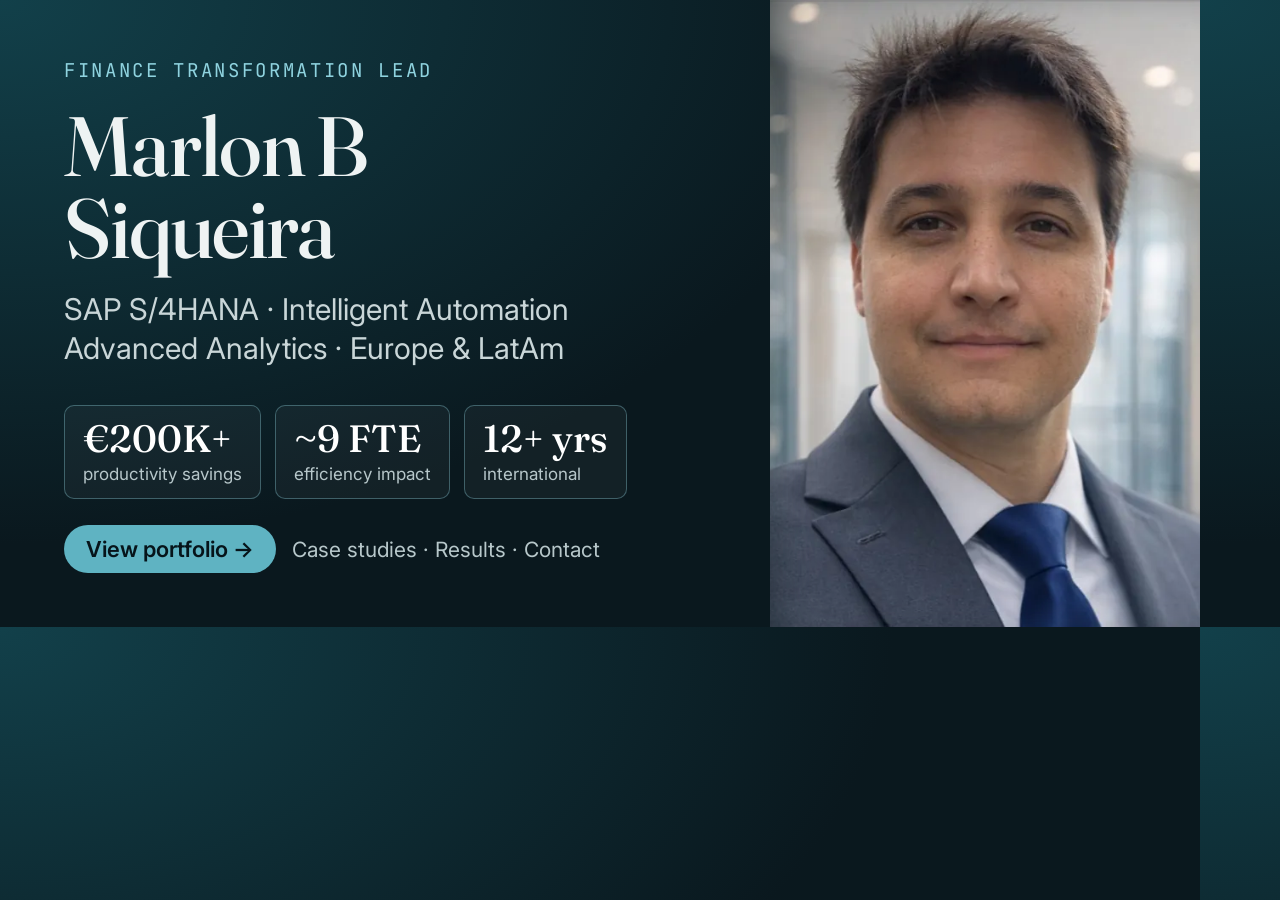
<file: tools/og-card.html>
<!DOCTYPE html>
<!--
  Source of images/og-card.jpg, the preview image shown when the site is shared
  (LinkedIn, WhatsApp, etc.). Regenerate after editing:
    open this file in Chromium at 1200x627 and screenshot it as JPEG
  (see tools/README.md).
-->
<html lang="en">
<head>
<meta charset="UTF-8">
<title>Share card</title>
<link href="https://fonts.googleapis.com/css2?family=Fraunces:opsz,wght@9..144,500&family=Inter:wght@400;500;600&family=JetBrains+Mono:wght@500&display=swap" rel="stylesheet">
<style>
  * { box-sizing: border-box; margin: 0; padding: 0; }
  html, body { width: 1200px; height: 627px; overflow: hidden; }
  body {
    display: grid; grid-template-columns: 1fr 430px;
    background: radial-gradient(120% 140% at 0% 0%, #12404a 0%, #0a181e 62%);
    color: #eef3f3; font-family: 'Inter', sans-serif;
  }
  .text { padding: 58px 0 54px 64px; display: flex; flex-direction: column; }
  .kicker {
    font-family: 'JetBrains Mono', monospace; font-size: 19px; letter-spacing: .14em;
    color: #8fd3df; text-transform: uppercase;
  }
  h1 {
    margin-top: 22px; font-family: 'Fraunces', serif; font-weight: 500;
    font-size: 84px; line-height: .98; letter-spacing: -.02em;
  }
  .role { margin-top: 20px; font-size: 30px; line-height: 1.3; color: #c9d6d8; }
  .stats { margin-top: auto; display: flex; gap: 14px; }
  .stat {
    padding: 14px 18px; border: 1.5px solid rgba(143, 211, 223, .35); border-radius: 10px;
    background: rgba(255, 255, 255, .04);
  }
  .stat b { display: block; font-family: 'Fraunces', serif; font-weight: 500; font-size: 38px; line-height: 1; color: #fff; }
  .stat span { display: block; margin-top: 6px; font-size: 17px; color: #b7c7ca; }
  .cta { margin-top: 26px; display: flex; align-items: center; gap: 16px; font-size: 21px; color: #b7c7ca; }
  .cta strong {
    padding: 11px 22px; border-radius: 999px; background: #5fb3c2; color: #06141a;
    font-weight: 600; font-size: 22px;
  }
  .photo {
    background: url(../images/Menu.webp) -201px -92px / 859px 952px no-repeat;
    box-shadow: inset 28px 0 40px -20px rgba(10, 24, 30, .55);
  }
</style>
</head>
<body>
  <div class="text">
    <p class="kicker">Finance Transformation Lead</p>
    <h1>Marlon B<br>Siqueira</h1>
    <p class="role">SAP S/4HANA · Intelligent Automation<br>Advanced Analytics · Europe &amp; LatAm</p>
    <div class="stats">
      <div class="stat"><b>€200K+</b><span>productivity savings</span></div>
      <div class="stat"><b>~9 FTE</b><span>efficiency impact</span></div>
      <div class="stat"><b>12+ yrs</b><span>international</span></div>
    </div>
    <p class="cta"><strong>View portfolio →</strong> Case studies · Results · Contact</p>
  </div>
  <div class="photo" role="img" aria-label="Marlon B Siqueira"></div>
</body>
</html>
</file>
<file: styles/styles.css>
/* ═══════════════════════════════════════════════
   MARLON B SIQUEIRA — DESIGN SYSTEM v4
   Editorial Institutional / Deep Petrol
   Cool off-white · petrol-navy ink · deep petrol accent
   Light + Dark via [data-theme]
═══════════════════════════════════════════════ */

/* ── Light tokens ──────────────────────────── */
:root {
    /* Brand neutrals — cool institutional off-white */
    --paper:        #f1f4f4;   /* main bg, sober cool off-white */
    --paper-2:      #e8eced;   /* alternating bands */
    --paper-3:      #dde3e4;   /* deeper neutral */
    --ink:          #0a181e;   /* near-black, petrol-navy undertone */
    --ink-2:        #243339;
    --ink-3:        #53646b;
    --ink-4:        #88979d;
    --line:         rgba(10, 24, 30, 0.10);
    --line-strong:  rgba(10, 24, 30, 0.17);
    --line-soft:    rgba(10, 24, 30, 0.055);

    /* Surfaces */
    --bg:           var(--paper);
    --bg-2:         var(--paper-2);
    --bg-3:         var(--paper-3);
    --surface:      #ffffff;
    --surface-2:    #f6f9f9;
    --text:         var(--ink);
    --text-2:       var(--ink-2);
    --text-3:       var(--ink-3);
    --text-4:       var(--ink-4);
    --border:       var(--line);
    --border-light: var(--line-soft);
    --border-card:  var(--line);

    /* Accents — deep petrol blue */
    --accent:       #0e5c6b;   /* deep petrol — primary action */
    --accent-2:     #0a4651;
    --accent-soft:  rgba(14, 92, 107, 0.09);
    --accent-line:  rgba(14, 92, 107, 0.24);
    --primary:      var(--accent);
    --primary-dim:  var(--accent-soft);
    --signal:       #166656;   /* success / current — teal-green (AA on paper tones) */
    --signal-soft:  rgba(28, 122, 104, 0.10);

    /* Shadows — editorial, soft, cool-tinted */
    --shadow-sm:    0 1px 2px rgba(10, 24, 30, 0.05), 0 1px 1px rgba(10, 24, 30, 0.02);
    --shadow-md:    0 14px 36px -14px rgba(10, 24, 30, 0.18), 0 2px 6px rgba(10, 24, 30, 0.045);
    --shadow-lg:    0 34px 84px -22px rgba(10, 24, 30, 0.30), 0 6px 14px rgba(10, 24, 30, 0.07);
    --shadow-blue:  0 10px 28px rgba(14, 92, 107, 0.22);

    /* Geometry */
    --radius:       4px;
    --radius-sm:    3px;
    --radius-lg:    8px;
    --radius-pill:  999px;
    --container:    1280px;
    --section-v:    144px;

    /* Type */
    --font-display: 'Fraunces', 'Times New Roman', serif;
    --font-body:    'Inter', system-ui, -apple-system, sans-serif;
    --font-mono:    'JetBrains Mono', 'SF Mono', Menlo, monospace;

    --orb-opacity:  1;
    --grid-opacity: 1;
    --theme-icon-color: var(--ink-2);
}

/* ── Dark tokens ─────────────────────────── */
[data-theme="dark"] {
    --paper:        #06141a;
    --paper-2:      #0a1c23;
    --paper-3:      #0f242c;
    --ink:          #eef3f3;
    --ink-2:        #c2cccd;
    --ink-3:        #84938f;
    --ink-4:        #586a6b;

    --bg:           var(--paper);
    --bg-2:         var(--paper-2);
    --bg-3:         var(--paper-3);
    --surface:      #0c1f26;
    --surface-2:    #112730;
    --text:         var(--ink);
    --text-2:       var(--ink-2);
    --text-3:       var(--ink-3);
    --text-4:       var(--ink-4);

    --line:         rgba(238, 243, 243, 0.10);
    --line-strong:  rgba(238, 243, 243, 0.17);
    --line-soft:    rgba(238, 243, 243, 0.05);
    --border:       var(--line);
    --border-light: var(--line-soft);
    --border-card:  var(--line);

    --accent:       #45b3c2;
    --accent-2:     #2d8b99;
    --accent-soft:  rgba(69, 179, 194, 0.13);
    --accent-line:  rgba(69, 179, 194, 0.30);
    --primary:      var(--accent);
    --primary-dim:  var(--accent-soft);
    --signal:       #4fd0b0;
    --signal-soft:  rgba(79, 208, 176, 0.13);

    --shadow-sm:    0 1px 2px rgba(0, 0, 0, 0.3);
    --shadow-md:    0 14px 36px -14px rgba(0, 0, 0, 0.62), 0 2px 6px rgba(0, 0, 0, 0.22);
    --shadow-lg:    0 34px 84px -22px rgba(0, 0, 0, 0.72);
    --shadow-blue:  0 10px 28px rgba(69, 179, 194, 0.26);

    --orb-opacity:  0.5;
    --grid-opacity: 0.4;
    --theme-icon-color: var(--ink-2);
}

/* ── Smooth theme transition ───────────── */
*, *::before, *::after {
    transition: background-color 0.3s ease, border-color 0.3s ease, color 0.15s ease;
}
.reveal, img, .accent::after, .section-title em::after {
    transition: none;
}
.reveal {
    transition: opacity 0.85s cubic-bezier(0.22,1,0.36,1),
                transform 0.85s cubic-bezier(0.22,1,0.36,1) !important;
}

/* ── Reset ─────────────────────────────── */
*, *::before, *::after { margin: 0; padding: 0; box-sizing: border-box; }
html { scroll-behavior: smooth; scroll-padding-top: 88px; }
body {
    font-family: var(--font-body);
    background: var(--bg);
    color: var(--text);
    line-height: 1.6;
    text-rendering: optimizeLegibility;
    -webkit-font-smoothing: antialiased;
    -moz-osx-font-smoothing: grayscale;
    overflow-x: hidden;
    font-weight: 400;
    font-feature-settings: "ss01", "cv11";
}
body.menu-open { overflow: hidden; }
img   { display: block; max-width: 100%; height: auto; }
a     { color: inherit; text-decoration: none; }
button, input, textarea { font: inherit; }
::selection { background: var(--accent); color: #fff; }

/* ── Skip link ─────────────────────────── */
.skip-link {
    position: absolute;
    top: -100%;
    left: 0;
    z-index: 9999;
    padding: 12px 20px;
    background: #0e5c6b;   /* deep petrol in both themes (dark --accent is too light for white text) */
    color: #fff;
    font-family: var(--font-body);
    font-size: 0.875rem;
    font-weight: 500;
    text-decoration: none;
    border-radius: 0 0 var(--radius) 0;
    transition: top 0.2s ease !important;
}
.skip-link:focus { top: 0; }

/* ── Background ────────────────────────── */
.site-bg {
    position: fixed; inset: 0;
    pointer-events: none; z-index: 0; overflow: hidden;
}
.bg-orb { display: none; }
.bg-grid {
    position: absolute; inset: 0;
    opacity: var(--grid-opacity); transition: opacity 0.3s ease;
    background-image:
        linear-gradient(rgba(10, 24, 30, 0.025) 1px, transparent 1px),
        linear-gradient(90deg, rgba(10, 24, 30, 0.025) 1px, transparent 1px);
    background-size: 80px 80px;
    mask-image: radial-gradient(ellipse 90% 60% at 50% 0%, black 0%, transparent 80%);
}
[data-theme="dark"] .bg-grid {
    background-image:
        linear-gradient(rgba(238, 243, 243, 0.025) 1px, transparent 1px),
        linear-gradient(90deg, rgba(238, 243, 243, 0.025) 1px, transparent 1px);
}

/* ── Layout ────────────────────────────── */
main, header, footer { position: relative; z-index: 1; width: 100%; }
section {
    width: min(100%, var(--container));
    margin: 0 auto;
    padding: var(--section-v) 6%;
}
section[id] { scroll-margin-top: 88px; }

/* ── Section headers (editorial) ────────── */
.section-header {
    margin-bottom: 80px;
    max-width: 760px;
    position: relative;
}
.section-header::before {
    content: '';
    display: block;
    width: 34px;
    height: 2px;
    background: var(--accent);
    border-radius: 2px;
    margin-bottom: 30px;
}
.contact .section-header::before { margin-left: auto; margin-right: auto; }
.section-eyebrow {
    font-family: var(--font-mono);
    font-size: 0.72rem;
    font-weight: 500;
    letter-spacing: 0.14em;
    text-transform: uppercase;
    color: var(--text-3);
    margin-bottom: 28px;
    display: flex;
    align-items: center;
    gap: 12px;
}
.section-eyebrow::before {
    content: '';
    width: 28px;
    height: 1px;
    background: var(--text-3);
    flex-shrink: 0;
}
.section-title {
    font-family: var(--font-display);
    font-size: clamp(2.4rem, 4.2vw, 4rem);
    font-weight: 400;
    line-height: 1.02;
    letter-spacing: -0.025em;
    color: var(--text);
    font-variation-settings: "opsz" 144;
}
.section-title em {
    font-style: italic;
    font-weight: 400;
    color: var(--text);
    background: linear-gradient(180deg, transparent 60%, var(--accent-soft) 60%);
    padding: 0 0.04em;
}
.section-subtitle {
    margin-top: 28px;
    color: var(--text-2);
    font-size: 1.0625rem;
    font-weight: 400;
    line-height: 1.6;
    max-width: 600px;
    text-wrap: pretty;
}
.subsection-title {
    font-family: var(--font-mono);
    font-size: 0.78rem;
    font-weight: 500;
    letter-spacing: 0.16em;
    text-transform: uppercase;
    margin: 40px 0 32px;
    color: var(--text-3);
    padding-bottom: 14px;
    border-bottom: 1px solid var(--border);
}
.section-description {
    max-width: 720px;
    line-height: 1.75;
    margin: 0 auto;
    font-size: 1.02rem;
    color: var(--text-2);
    text-wrap: pretty;
}

/* ── Buttons ───────────────────────────── */
.btn-primary {
    display: inline-flex; align-items: center; justify-content: center;
    gap: 10px; border: none;
    background: var(--ink);
    color: var(--paper);
    border-radius: var(--radius-pill);
    padding: 14px 26px;
    font-family: var(--font-body);
    font-weight: 500;
    font-size: 0.875rem;
    letter-spacing: 0.005em;
    cursor: pointer;
    transition: transform 0.25s ease, background 0.25s ease, box-shadow 0.25s ease !important;
    box-shadow: var(--shadow-sm);
}
[data-theme="dark"] .btn-primary {
    background: var(--ink);
    color: var(--paper);
}
.btn-primary:hover {
    background: var(--accent);
    color: #fff;
    transform: translateY(-2px);
    box-shadow: var(--shadow-blue);
}
.btn-primary i { font-size: 0.78rem; transition: transform 0.25s ease !important; }
.btn-primary:hover i { transform: translateX(3px); }

.btn-ghost {
    display: inline-flex; align-items: center; gap: 10px;
    border: 1px solid var(--line-strong); background: transparent;
    border-radius: var(--radius-pill);
    padding: 13px 24px;
    font-family: var(--font-body); font-weight: 500;
    font-size: 0.875rem; color: var(--text); cursor: pointer;
    transition: border-color 0.25s ease, background 0.25s ease, color 0.25s ease, transform 0.25s ease !important;
}
.btn-ghost:hover {
    border-color: var(--text); background: transparent;
    color: var(--text); transform: translateY(-2px);
}
.btn-ghost i { font-size: 0.78rem; transition: transform 0.25s ease !important; }
.btn-ghost:hover i { transform: translateX(3px); }

/* ── Focus ─────────────────────────────── */
.btn-primary:focus-visible, .btn-ghost:focus-visible,
a:focus-visible, button:focus-visible,
input:focus-visible, textarea:focus-visible {
    outline: 2px solid var(--accent); outline-offset: 3px;
}

/* ── Reveal ────────────────────────────── */
/* Only hide when JS is running — without JS the content stays visible. */
.js .reveal { opacity: 0; transform: translateY(28px); will-change: transform, opacity; }
.js .reveal.left  { transform: translateX(-28px); }
.js .reveal.right { transform: translateX(28px); }
.js .reveal.show { opacity: 1; transform: translate(0,0); will-change: auto; }

/* ═══════════════════════════════════════════════
   NUMBERS / METRICS — full-bleed dark band
═══════════════════════════════════════════════ */
#numbers {
    /* Always a dark band: its own colours, not --ink/--paper, which swap
       in dark mode (that turned the band light with white labels on it). */
    --band-bg: #0a181e;
    --band-fg: #eef3f3;
    background: var(--band-bg);
    color: var(--band-fg);
    width: 100%;
    max-width: 100%;
    padding: 80px 6%;
    position: relative;
    overflow: hidden;
    border-top: 1px solid rgba(69, 179, 194, 0.32);
}
/* on the dark page, lift the band slightly so it still reads as a band */
[data-theme="dark"] #numbers {
    --band-bg: #0f242c;
    border-bottom: 1px solid rgba(69, 179, 194, 0.18);
}
#numbers::before {
    content: '';
    position: absolute; inset: 0;
    background-image:
        linear-gradient(rgba(238, 243, 243, 0.025) 1px, transparent 1px),
        linear-gradient(90deg, rgba(238, 243, 243, 0.025) 1px, transparent 1px);
    background-size: 64px 64px;
    pointer-events: none;
    mask-image: radial-gradient(ellipse 100% 100% at 50% 50%, black 0%, transparent 100%);
}
.numbers-grid {
    display: grid;
    grid-template-columns: repeat(5, 1fr);
    gap: 0;
    max-width: var(--container);
    margin: 0 auto;
    position: relative;
    z-index: 1;
}
.number-card {
    text-align: left;
    padding: 32px 36px;
    position: relative;
    border-left: 1px solid rgba(238, 243, 243, 0.10);
}
.number-card:first-child { border-left: none; padding-left: 0; }
.number-value {
    display: block;
    font-family: var(--font-display);
    font-size: clamp(2.6rem, 4.5vw, 4rem);
    font-weight: 400;
    font-variation-settings: "opsz" 144;
    line-height: 0.95;
    letter-spacing: -0.035em;
    margin-bottom: 18px;
    color: var(--band-fg);
}
.number-label {
    display: block;
    font-family: var(--font-body);
    font-size: 0.78rem;
    font-weight: 400;
    letter-spacing: 0.02em;
    color: rgba(238, 243, 243, 0.62);
    line-height: 1.5;
    max-width: 180px;
}

/* ═══════════════════════════════════════════════
   CAREER HIGHLIGHTS
═══════════════════════════════════════════════ */
#highlights { background: var(--bg); }
.highlights-grid {
    display: grid;
    grid-template-columns: repeat(3, 1fr);
    gap: 0;
    border-top: 1px solid var(--border);
}
.highlight-card {
    background: transparent;
    border-right: 1px solid var(--border);
    border-bottom: 1px solid var(--border);
    padding: 36px 32px 40px;
    transition: background 0.3s ease !important;
    display: flex; flex-direction: column;
    position: relative;
}
.highlight-card:last-child { border-right: none; }
.highlight-card:hover { background: var(--surface-2); }
.highlight-card::before {
    content: '';
    position: absolute;
    top: 0; left: 0;
    width: 0;
    height: 2px;
    background: var(--accent);
    transition: width 0.4s cubic-bezier(0.22,1,0.36,1) !important;
}
.highlight-card:hover::before { width: 100%; }

.highlight-meta {
    display: flex; flex-direction: column;
    gap: 10px;
    margin-bottom: 20px;
}
.highlight-company {
    font-family: var(--font-mono);
    font-size: 0.72rem;
    font-weight: 500;
    letter-spacing: 0.14em;
    text-transform: uppercase;
    color: var(--accent);
}
.highlight-tag {
    font-family: var(--font-body);
    font-size: 0.78rem;
    font-weight: 400;
    color: var(--text-3);
    letter-spacing: 0.01em;
    width: fit-content;
}
.highlight-title {
    font-family: var(--font-display);
    font-size: 1.5rem;
    font-weight: 400;
    color: var(--text);
    letter-spacing: -0.018em;
    line-height: 1.18;
    margin-bottom: 28px;
    text-wrap: balance;
    font-variation-settings: "opsz" 36;
}
.highlight-body {
    display: flex; flex-direction: column;
    gap: 20px;
    flex: 1;
    margin-top: auto;
}
.highlight-step {
    padding: 0;
}
.highlight-outcome {
    padding-top: 18px;
    border-top: 1px solid var(--border);
    margin-top: 4px;
}
.step-label {
    display: block;
    font-family: var(--font-mono);
    font-size: 0.66rem;
    font-weight: 500;
    letter-spacing: 0.16em;
    text-transform: uppercase;
    color: var(--text-3);
    margin-bottom: 8px;
}
.highlight-outcome .step-label { color: var(--accent); }
.highlight-step p {
    font-size: 0.9rem;
    color: var(--text-2);
    line-height: 1.65;
    text-wrap: pretty;
}
.highlight-outcome p { color: var(--text); font-weight: 450; }

/* ═══════════════════════════════════════════════
   EXPERIENCE
═══════════════════════════════════════════════ */
#expertise { background: var(--bg); }

.row {
    display: grid;
    grid-template-columns: 280px minmax(0, 1fr);
    align-items: flex-start;
    gap: 64px;
    margin-bottom: 0;
    padding: 56px 0;
    border-top: 1px solid var(--border);
    background: transparent;
    transition: background 0.3s ease !important;
    position: relative;
}
.row:last-of-type { border-bottom: 1px solid var(--border); }
.row::after {
    content: '';
    position: absolute;
    left: 0; top: 0; bottom: 0;
    width: 2px;
    background: var(--accent);
    transform: scaleY(0);
    transform-origin: top center;
    transition: transform 0.45s cubic-bezier(0.22,1,0.36,1) !important;
}
.row:hover::after { transform: scaleY(1); }
.row.reverse {
    grid-template-columns: minmax(0, 1fr) 280px;
}
.row.reverse img { order: 2; }
.row.reverse .text { order: 1; }
.row:hover { background: var(--surface-2); }
.row img {
    width: 100%; height: auto;
    max-height: 200px;
    border-radius: var(--radius);
    object-fit: contain;
    object-position: left center;
    background: transparent;
    box-shadow: none;
    filter: grayscale(0.15);
    transition: filter 0.3s ease !important;
}
.row:hover img { filter: grayscale(0); }
.current-role {
    background: var(--surface-2);
}
.company-meta { margin-bottom: 24px; }
.company-meta h4 {
    font-family: var(--font-display);
    font-size: 2rem;
    font-weight: 400;
    letter-spacing: -0.02em;
    color: var(--text);
    margin-bottom: 12px;
    line-height: 1.1;
    font-variation-settings: "opsz" 36;
}
.company-meta-row { display: flex; align-items: center; gap: 12px; flex-wrap: wrap; }
.company-date {
    font-family: var(--font-mono);
    font-size: 0.66rem;
    font-weight: 500;
    letter-spacing: 0.08em;
    color: var(--text-3);
}
.company-tag {
    display: inline-block;
    font-family: var(--font-mono);
    font-size: 0.7rem;
    font-weight: 500;
    letter-spacing: 0.14em;
    text-transform: uppercase;
    color: var(--text-3);
}
.current-badge {
    display: inline-flex; align-items: center; gap: 6px;
    font-family: var(--font-mono);
    font-size: 0.66rem;
    font-weight: 500;
    letter-spacing: 0.14em;
    text-transform: uppercase;
    color: var(--signal);
    background: var(--signal-soft);
    border: 1px solid rgba(28, 122, 104, 0.20);
    border-radius: var(--radius-pill);
    padding: 4px 10px;
}
[data-theme="dark"] .current-badge { border-color: rgba(79, 208, 176, 0.30); }
.current-badge::before {
    content: ''; width: 5px; height: 5px; border-radius: 50%;
    background: var(--signal);
    box-shadow: 0 0 6px rgba(28, 122, 104, 0.55);
    animation: pulse-dot 2.4s ease-in-out infinite;
}
.outcome-list {
    list-style: none; padding: 0;
    display: flex; flex-direction: column;
    gap: 14px;
    max-width: 720px;
}
.outcome-list li {
    position: relative; padding-left: 24px;
    font-size: 1rem;
    color: var(--text-2);
    line-height: 1.65;
    text-wrap: pretty;
}
.outcome-list li::before {
    content: '';
    position: absolute; left: 0; top: 11px;
    width: 12px; height: 1px;
    background: var(--accent);
}
.center-image {
    display: block; margin: 0 auto 64px;
    width: min(100%, 740px);
    border-radius: var(--radius);
    box-shadow: var(--shadow-md);
    filter: grayscale(0.2);
}
.small-image {
    width: min(100%, 720px);
    display: block; margin: 0 auto 56px;
    border-radius: var(--radius);
    box-shadow: var(--shadow-md);
    filter: grayscale(0.15);
}

/* ── Section backgrounds ─────────────────── */
#automation { background: var(--bg-2); }
#dashboards {
    background: var(--bg);
    border-top: 1px solid var(--border);
    border-bottom: 1px solid var(--border);
    width: 100%; max-width: 100%;
}
#dashboards > * { max-width: var(--container); margin-left: auto; margin-right: auto; }
#continuousimprovement {
    background: var(--bg-2);
    width: 100%; max-width: 100%;
}
#continuousimprovement > * { max-width: var(--container); margin-left: auto; margin-right: auto; }
#deliver {
    background: var(--bg);
    width: 100%; max-width: 100%;
    border-top: 1px solid var(--border);
}
#deliver > * { max-width: var(--container); margin-left: auto; margin-right: auto; }
#technicalskills {
    background: var(--bg-2);
    width: 100%; max-width: 100%;
}
#technicalskills > * { max-width: var(--container); margin-left: auto; margin-right: auto; }

/* ═══════════════════════════════════════════════
   WHAT I DELIVER (3 cards)
═══════════════════════════════════════════════ */
.bring-grid {
    display: grid; grid-template-columns: repeat(3, 1fr);
    gap: 0;
    border-top: 1px solid var(--border);
    border-bottom: 1px solid var(--border);
}
.bring-card {
    background: transparent;
    padding: 48px 40px 44px;
    border-right: 1px solid var(--border);
    transition: background 0.3s ease !important;
    position: relative;
    display: flex; flex-direction: column;
}
.bring-card:last-child { border-right: none; }
.bring-card:hover { background: var(--surface-2); }
.bring-card-num {
    font-family: var(--font-mono);
    font-size: 0.72rem;
    font-weight: 500;
    letter-spacing: 0.14em;
    text-transform: uppercase;
    color: var(--text-3);
    margin-bottom: 20px;
}
.bring-icon {
    width: 44px; height: 44px;
    border-radius: 50%;
    background: transparent;
    border: 1px solid var(--line-strong);
    display: flex; align-items: center; justify-content: center;
    color: var(--accent); font-size: 1rem;
    margin-bottom: 28px;
}
.bring-card h3 {
    font-family: var(--font-display);
    font-size: 1.65rem;
    font-weight: 400;
    letter-spacing: -0.018em;
    margin-bottom: 18px;
    color: var(--text);
    line-height: 1.15;
    font-variation-settings: "opsz" 36;
}
.bring-card p {
    color: var(--text-2);
    font-size: 0.9375rem;
    line-height: 1.65;
    margin-bottom: 28px;
    text-wrap: pretty;
}
.bring-list {
    list-style: none; padding: 0;
    display: flex; flex-direction: column; gap: 10px;
    border-top: 1px solid var(--border);
    padding-top: 22px;
    margin-top: auto;
}
.bring-list li {
    font-family: var(--font-body);
    font-size: 0.84rem;
    color: var(--text-3);
    padding-left: 20px;
    position: relative;
    line-height: 1.5;
}
.bring-list li::before {
    content: '';
    position: absolute; left: 0; top: 9px;
    width: 10px; height: 1px;
    background: var(--text-4);
}

/* ═══════════════════════════════════════════════
   SKILLS
═══════════════════════════════════════════════ */
.skills-container {
    display: grid;
    grid-template-columns: repeat(4, 1fr);
    gap: 0;
    border-top: 1px solid var(--border);
    border-bottom: 1px solid var(--border);
}
.skill-box {
    background: transparent;
    padding: 44px 32px;
    border-right: 1px solid var(--border);
    transition: background 0.3s ease !important;
    position: relative;
}
.skill-box:last-child { border-right: none; }
.skill-box:hover { background: var(--surface-2); }
.skill-box-icon {
    width: 40px; height: 40px;
    border-radius: 50%;
    background: transparent;
    border: 1px solid var(--line-strong);
    display: flex; align-items: center; justify-content: center;
    color: var(--accent); font-size: 0.95rem;
    margin-bottom: 24px;
}
.skill-box h3 {
    font-family: var(--font-display);
    font-size: 1.35rem;
    font-weight: 400;
    letter-spacing: -0.015em;
    margin-bottom: 24px;
    color: var(--text);
    font-variation-settings: "opsz" 36;
    line-height: 1.2;
}
.skill-tier-label {
    font-family: var(--font-mono);
    font-size: 0.66rem;
    font-weight: 500;
    letter-spacing: 0.14em;
    text-transform: uppercase;
    color: var(--text-3);
    margin-bottom: 14px;
    margin-top: 4px;
}
.skill-tier-secondary {
    margin-top: 22px;
    padding-top: 18px;
    border-top: 1px solid var(--border);
    color: var(--text-3);
}
.skills-icons { display: flex; flex-direction: column; gap: 12px; }
.skill-item { display: flex; align-items: center; gap: 12px; }
.skill-item img { width: 22px; height: 22px; flex-shrink: 0; }
.skill-item span { font-size: 0.92rem; color: var(--text-2); font-weight: 400; }
.skills-icons-secondary .skill-item img, .skill-item-secondary img { opacity: 0.55; filter: grayscale(0.5); }
.skills-icons-secondary .skill-item span, .skill-item-secondary span { color: var(--text-3); }
.skills-list { list-style: none; padding-left: 0; display: flex; flex-direction: column; gap: 11px; }
.skills-list li {
    position: relative;
    padding-left: 20px;
    font-size: 0.92rem;
    color: var(--text-2);
    line-height: 1.4;
}
.skills-list.tech li::before, .skills-list.cert li::before {
    position: absolute;
    left: 0; top: 9px;
    width: 10px; height: 1px;
    background: var(--accent);
    content: '';
}
.skills-list.cert li::before { background: var(--signal); }
.skills-list-secondary li { color: var(--text-3); }
.skills-list-secondary.tech li::before { opacity: 0.5; }

/* ═══════════════════════════════════════════════
   SOCIAL
═══════════════════════════════════════════════ */
.social-media-buttons, .contact-social {
    display: flex; gap: 8px; flex-wrap: wrap;
}
.social-media-buttons { justify-content: flex-start; }
.contact-social { justify-content: center; margin-top: 36px; }
.social-media-buttons a, .contact-social a {
    font-size: 0.95rem;
    color: var(--text-2);
    width: 42px; height: 42px;
    display: inline-flex; align-items: center; justify-content: center;
    border-radius: 50%;
    background: transparent;
    border: 1px solid var(--line-strong);
    transition: transform 0.25s ease, background 0.25s ease,
                color 0.25s ease, border-color 0.25s ease !important;
}
.social-media-buttons a:hover, .contact-social a:hover {
    transform: translateY(-2px);
    color: var(--paper);
    background: var(--ink);
    border-color: var(--ink);
}

/* ═══════════════════════════════════════════════
   CONTACT
═══════════════════════════════════════════════ */
.contact { text-align: center; }
.contact .section-header {
    display: flex; flex-direction: column;
    align-items: center;
    margin-left: auto; margin-right: auto;
    text-align: left;
}
.contact .section-header > * { width: 100%; }
.contact .section-eyebrow { justify-content: center; }
.contact .section-title { text-align: center; }
.contact .section-subtitle { text-align: center; max-width: 520px; margin-left: auto; margin-right: auto; }

.contact form {
    max-width: 640px; margin: 24px auto 0;
    display: flex; flex-direction: column; gap: 18px;
    background: var(--surface);
    padding: 48px;
    border-radius: var(--radius);
    box-shadow: var(--shadow-md);
    border: 1px solid var(--border);
    text-align: left;
}
.form-row { display: grid; grid-template-columns: 1fr 1fr; gap: 18px; }
.form-field { display: flex; flex-direction: column; gap: 8px; }
.form-field label {
    font-family: var(--font-mono);
    font-size: 0.7rem;
    font-weight: 500;
    letter-spacing: 0.14em;
    text-transform: uppercase;
    color: var(--text-3);
}
.contact input, .contact textarea {
    width: 100%; padding: 13px 16px;
    border-radius: var(--radius);
    border: 1px solid var(--border);
    background: var(--bg);
    color: var(--text);
    font-size: 0.95rem;
    font-family: var(--font-body);
    transition: border-color 0.25s ease, box-shadow 0.25s ease, background 0.25s ease !important;
}
.contact input::placeholder, .contact textarea::placeholder { color: var(--text-4); }
.contact textarea { min-height: 140px; resize: vertical; }
.contact input:focus, .contact textarea:focus {
    outline: none;
    border-color: var(--text);
    box-shadow: 0 0 0 3px var(--accent-soft);
}
.contact form .btn-primary { align-self: flex-start; padding: 14px 32px; }
.form-note {
    font-size: 0.78rem;
    color: var(--text-3);
    margin-top: -2px;
    font-family: var(--font-mono);
    letter-spacing: 0.04em;
}
.form-status {
    font-size: 0.88rem;
    color: var(--text);
    padding: 12px 16px;
    border-radius: var(--radius);
    border: 1px solid var(--accent-line);
    background: var(--accent-soft);
}
.form-status.is-error { border-color: #c0392b; }
.contact form button[disabled] { opacity: 0.6; cursor: wait; }

/* ═══════════════════════════════════════════════
   FOOTER
═══════════════════════════════════════════════ */
footer { position: relative; z-index: 1; }
.footer-content {
    /* Dark band in both themes (same reason as #numbers) */
    --band-bg: #0a181e;
    --band-fg: #eef3f3;
    text-align: center; padding: 64px 24px;
    background: var(--band-bg);
    color: var(--band-fg);
    border-top: 1px solid var(--border);
}
.footer-name {
    font-family: var(--font-display);
    font-size: 1.6rem;
    font-weight: 400;
    letter-spacing: -0.02em;
    font-variation-settings: "opsz" 36;
}
.footer-tagline {
    margin-top: 12px;
    font-family: var(--font-mono);
    font-size: 0.74rem;
    color: color-mix(in srgb, var(--band-fg) 60%, transparent);
    letter-spacing: 0.14em;
    text-transform: uppercase;
}
.footer-copy {
    margin-top: 18px;
    font-size: 0.78rem;
    color: color-mix(in srgb, var(--band-fg) 70%, transparent);
    font-family: var(--font-mono);
    letter-spacing: 0.04em;
}
.footer-link {
    margin-top: 10px;
    background: none; border: none; padding: 4px;
    font-family: var(--font-mono);
    font-size: 0.72rem;
    letter-spacing: 0.04em;
    color: color-mix(in srgb, var(--band-fg) 60%, transparent);
    text-decoration: underline;
    text-underline-offset: 3px;
    cursor: pointer;
}
.footer-link:hover { color: var(--band-fg); }
[data-theme="dark"] .footer-content { --band-bg: #0f242c; }

/* ═══════════════════════════════════════════════
   COOKIE CONSENT
═══════════════════════════════════════════════ */
.consent-banner {
    position: fixed;
    left: 16px; right: 16px; bottom: 16px;
    z-index: 9000;
    max-width: 560px;
    margin: 0 auto;
    padding: 20px 22px;
    background: var(--surface);
    color: var(--text);
    border: 1px solid var(--border);
    border-radius: var(--radius);
    box-shadow: var(--shadow-lg);
    display: flex; flex-direction: column; gap: 14px;
}
.consent-banner[hidden] { display: none; }
.consent-banner p { font-size: 0.86rem; line-height: 1.6; color: var(--text-2); }
.consent-actions { display: flex; flex-wrap: wrap; gap: 10px; }
.consent-actions button { padding: 10px 20px; font-size: 0.85rem; }

/* ═══════════════════════════════════════════════
   MENSA
═══════════════════════════════════════════════ */
.mensa-block {
    margin: 64px 0;
    background: var(--surface);
    border: 1px solid var(--border);
    border-radius: var(--radius);
    overflow: hidden;
    position: relative;
}
.mensa-inner {
    display: grid;
    grid-template-columns: 320px 1fr;
    align-items: center;
    gap: 56px;
    padding: 48px 56px;
}
.mensa-cert {
    display: flex; align-items: center; justify-content: center;
}
.mensa-cert-btn {
    display: block; width: 100%; max-width: 300px;
    padding: 0; border: 0; background: none;
    border-radius: var(--radius);
    cursor: zoom-in;
}
.mensa-cert img {
    width: 100%;
    max-width: 300px;
    height: auto;
    border-radius: var(--radius);
    box-shadow: var(--shadow-md);
    transition: transform 0.4s ease !important;
}
.mensa-cert img:hover { transform: scale(1.015); }
.mensa-text { display: flex; flex-direction: column; gap: 16px; }
.mensa-eyebrow {
    font-family: var(--font-mono);
    font-size: 0.7rem;
    font-weight: 500;
    letter-spacing: 0.14em;
    text-transform: uppercase;
    color: var(--accent);
}
.mensa-title {
    font-family: var(--font-display);
    font-size: 2.2rem;
    font-weight: 400;
    color: var(--text);
    line-height: 1.05;
    letter-spacing: -0.022em;
    font-variation-settings: "opsz" 144;
}
.mensa-desc {
    font-size: 0.95rem;
    color: var(--text-2);
    line-height: 1.7;
    text-wrap: pretty;
}
.mensa-badge {
    display: inline-flex;
    align-items: center;
    gap: 8px;
    padding: 7px 14px;
    border-radius: var(--radius-pill);
    background: transparent;
    border: 1px solid var(--accent-line);
    width: fit-content;
    font-family: var(--font-mono);
    font-size: 0.74rem;
    font-weight: 500;
    color: var(--accent);
    letter-spacing: 0.08em;
    text-transform: uppercase;
}
.mensa-badge i { font-size: 0.78rem; }

/* ═══════════════════════════════════════════════
   DASHBOARDS
═══════════════════════════════════════════════ */
.dashboard-video-wrap {
    width: min(100%, 720px);
    margin: 0 auto 56px;
    border-radius: var(--radius);
    overflow: hidden;
    box-shadow: var(--shadow-md);
    border: 1px solid var(--border);
    display: block;
    background: var(--ink);
}
.dashboard-video-wrap { position: relative; }
.dashboard-video-wrap video {
    width: 100%; height: auto;
    display: block;
}
.video-toggle {
    position: absolute; right: 12px; bottom: 12px;
    width: 36px; height: 36px;
    display: flex; align-items: center; justify-content: center;
    border: none; border-radius: 50%;
    background: rgba(7, 18, 24, 0.7);
    color: #fff;
    font-size: 0.8rem;
    cursor: pointer;
}
.video-toggle[hidden] { display: none; }
.video-toggle:hover { background: var(--accent); }

.dash-skills {
    display: flex; flex-wrap: wrap; gap: 8px;
    justify-content: center;
    margin-top: 48px;
    max-width: 860px;
    margin-left: auto; margin-right: auto;
}
.dash-skill-item {
    display: inline-flex; align-items: center; gap: 8px;
    padding: 8px 16px;
    border-radius: var(--radius-pill);
    background: transparent;
    border: 1px solid var(--line-strong);
    font-family: var(--font-body);
    font-size: 0.82rem;
    font-weight: 400;
    color: var(--text-2);
    transition: background 0.2s ease, border-color 0.2s ease, color 0.2s ease, transform 0.2s ease;
}
.dash-skill-item:hover {
    background: var(--ink);
    color: var(--paper);
    border-color: var(--ink);
    transform: translateY(-2px);
}
.dash-skill-item:hover i { color: var(--accent); }
.dash-skill-item i { font-size: 0.78rem; color: var(--accent); }

/* ═══════════════════════════════════════════════
   LIGHTBOX
═══════════════════════════════════════════════ */
.mensa-cert img { cursor: zoom-in; }

.lightbox {
    position: fixed;
    inset: 0;
    z-index: 9999;
    display: flex;
    align-items: center;
    justify-content: center;
    background: rgba(7, 18, 24, 0.86);
    backdrop-filter: blur(6px);
    -webkit-backdrop-filter: blur(6px);
    opacity: 0;
    pointer-events: none;
    transition: opacity 0.3s ease;
}
.lightbox.active {
    opacity: 1;
    pointer-events: all;
}
.lightbox-img {
    max-width: min(90vw, 860px);
    max-height: 90vh;
    width: auto;
    height: auto;
    border-radius: var(--radius);
    box-shadow: var(--shadow-lg);
    transform: scale(0.88);
    transition: transform 0.35s cubic-bezier(0.34, 1.56, 0.64, 1);
    cursor: zoom-out;
}
.lightbox.active .lightbox-img { transform: scale(1); }
.lightbox-close {
    position: fixed;
    top: 20px;
    right: 24px;
    width: 40px;
    height: 40px;
    border: none;
    background: var(--surface);
    color: var(--ink);
    border-radius: 50%;
    font-size: 1.1rem;
    display: flex;
    align-items: center;
    justify-content: center;
    cursor: pointer;
    opacity: 0;
    transition: opacity 0.3s ease, background 0.2s ease, color 0.2s ease;
    z-index: 10000;
}
.lightbox.active .lightbox-close { opacity: 1; }
.lightbox-close:hover { background: var(--accent); color: var(--paper); }

/* ═══════════════════════════════════════════════
   KEYFRAMES
═══════════════════════════════════════════════ */
@keyframes pulse-dot {
    0%, 100% { opacity: 1; transform: scale(1); }
    50%      { opacity: 0.5; transform: scale(0.7); }
}

/* ═══════════════════════════════════════════════
   RESPONSIVE
═══════════════════════════════════════════════ */
@media (max-width: 1100px) {
    section { padding: 100px 6%; }
    .row, .row.reverse { grid-template-columns: 1fr; gap: 28px; padding: 40px 0; }
    .row.reverse img { order: 1; }
    .row.reverse .text { order: 2; }
    .row img { max-height: 140px; object-position: left center; }
    .skills-container { grid-template-columns: repeat(2, 1fr); }
    .skill-box { border-bottom: 1px solid var(--border); }
    .skill-box:nth-child(even) { border-right: none; }
    .skill-box:nth-last-child(-n+2) { border-bottom: none; }
    .bring-grid { grid-template-columns: 1fr; }
    .bring-card { border-right: none; border-bottom: 1px solid var(--border); }
    .bring-card:last-child { border-bottom: none; }
    .highlights-grid { grid-template-columns: 1fr; }
    .highlight-card { border-right: none; }
    .social-media-buttons { justify-content: flex-start; }
    .numbers-grid { grid-template-columns: repeat(3, 1fr); }
    .number-card { padding: 24px 20px; border-bottom: 1px solid rgba(238, 243, 243, 0.08); }
    .number-card:nth-child(3n+1) { border-left: none; padding-left: 20px; }
    .number-card:first-child { padding-left: 20px; }
}
@media (max-width: 768px) {
    :root { --section-v: 80px; }
    .section-header { margin-bottom: 56px; }
    .center-image, .small-image { width: 100%; }
    .contact form { padding: 32px 24px; }
    .form-row { grid-template-columns: 1fr; }
    .numbers-grid { grid-template-columns: repeat(2, 1fr); }
    .number-card { padding: 22px 18px; }
    .number-card:nth-child(3n+1) { border-left: 1px solid rgba(238, 243, 243, 0.08); }
    .number-card:nth-child(odd) { border-left: none; padding-left: 0; }
    .skills-container { grid-template-columns: 1fr; }
    .skill-box { border-right: none; border-bottom: 1px solid var(--border); }
    .skill-box:last-child { border-bottom: none; }
    .mensa-inner { grid-template-columns: 1fr; gap: 32px; padding: 36px 28px; }
    .mensa-cert-btn { max-width: 240px; }
}
@media (max-width: 600px) {
    section { padding: 64px 5%; }
    .section-title { font-size: 2.2rem; }
    .highlight-card { padding: 32px 24px; }
    .bring-card { padding: 36px 24px; }
    .mensa-title { font-size: 1.7rem; }
    .company-meta h4 { font-size: 1.6rem; }
}
@media (prefers-reduced-motion: reduce) {
    html { scroll-behavior: auto; }
    *, *::before, *::after { animation: none !important; transition: none !important; }
    .reveal { opacity: 1 !important; transform: none !important; }
}

.lightbox[hidden] { display: none; }
main section[tabindex="-1"]:focus { outline: none; }

/* Off-canvas reveal animations must never let the page pan sideways
   (iOS Safari ignores overflow-x on <body> alone). `clip`, unlike
   `hidden`, creates no scroll container, so position: sticky still works. */
@supports (overflow: clip) {
    html, body { overflow-x: clip; }
}
</file>
<file: styles/header.css>
/* ═══════════════════════════════════════════════
   HEADER
═══════════════════════════════════════════════ */
header {
    position: sticky;
    top: 0; z-index: 1000; width: 100%;
    background: rgba(241, 244, 244, 0.78);
    backdrop-filter: blur(20px) saturate(140%);
    -webkit-backdrop-filter: blur(20px) saturate(140%);
    border-bottom: 1px solid transparent;
    transition: background 0.3s ease, box-shadow 0.3s ease, border-color 0.3s ease;
}
[data-theme="dark"] header {
    background: rgba(6, 19, 25, 0.80);
}
header.scrolled {
    background: rgba(241, 244, 244, 0.94);
    border-bottom-color: var(--border);
}
[data-theme="dark"] header.scrolled {
    background: rgba(6, 19, 25, 0.94);
    border-bottom-color: var(--border);
}

#navbar {
    width: min(100%, 1280px);
    margin: 0 auto;
    padding: 16px 6%;
    display: flex; align-items: center;
    justify-content: space-between;
    gap: 24px;
}

/* ── Brand ─────────────────────────────── */
.brand {
    display: inline-flex; align-items: center;
    gap: 12px;
    text-decoration: none;
    flex-shrink: 0;
    min-width: 0;
}
.brand::before {
    content: '';
    width: 8px; height: 8px;
    border-radius: 50%;
    background: var(--accent);
    flex-shrink: 0;
}
.brand-text {
    display: flex; flex-direction: column;
    justify-content: center;
    line-height: 1.05;
    min-width: 0;
}
.brand-text strong {
    font-family: var(--font-display);
    font-size: 1.05rem;
    font-weight: 500;
    color: var(--text);
    white-space: nowrap;
    letter-spacing: -0.02em;
    font-variation-settings: "opsz" 36;
}
.brand-text small {
    font-family: var(--font-mono);
    font-size: 0.64rem;
    font-weight: 400;
    color: var(--text-3);
    white-space: nowrap;
    margin-top: 4px;
    letter-spacing: 0.14em;
    text-transform: uppercase;
}

/* ── Nav list ──────────────────────────── */
#nav_list {
    display: flex; align-items: center;
    list-style: none;
    gap: 2px;
    margin-left: auto;
    margin-right: 16px;
}
.nav-item a {
    display: inline-flex; align-items: center;
    text-decoration: none;
    color: var(--text-2);
    font-family: var(--font-body);
    font-weight: 400;
    font-size: 0.875rem;
    padding: 8px 14px;
    border-radius: var(--radius-pill);
    transition: color 0.2s ease, background 0.2s ease;
    white-space: nowrap;
    position: relative;
}
.nav-item a:hover {
    color: var(--text);
    background: var(--surface-2);
}
#nav_list a.active,
#mobile_nav_list a.active {
    color: var(--text);
}
#nav_list a.active::after {
    content: '';
    position: absolute;
    bottom: -2px;
    left: 50%;
    transform: translateX(-50%);
    width: 4px; height: 4px;
    border-radius: 50%;
    background: var(--accent);
}

/* ── Nav actions ───────────────────────── */
.nav-actions {
    display: flex; align-items: center;
    gap: 10px;
    flex-shrink: 0;
}

/* ── Language switcher ──────────────────── */
.language-switcher {
    display: inline-flex; align-items: center;
    gap: 0;
    padding: 3px;
    border-radius: var(--radius-pill);
    background: transparent;
    border: 1px solid var(--line-strong);
}
.lang-btn {
    min-width: 36px;
    height: 28px;
    border: none;
    border-radius: var(--radius-pill);
    background: transparent;
    color: var(--text-3);
    font-family: var(--font-mono);
    font-size: 0.7rem;
    font-weight: 500;
    letter-spacing: 0.1em;
    cursor: pointer;
    transition: background 0.2s ease, color 0.2s ease;
    padding: 0 10px;
}
.lang-btn:hover { color: var(--text); }
.lang-btn.active {
    background: var(--ink);
    color: var(--paper);
}
[data-theme="dark"] .lang-btn.active {
    background: var(--accent);
    color: var(--paper);
}

/* ── Theme toggle ──────────────────────── */
.theme-btn {
    width: 34px; height: 34px;
    display: inline-flex; align-items: center; justify-content: center;
    border: 1px solid var(--line-strong);
    border-radius: 50%;
    background: transparent;
    color: var(--text-2);
    font-size: 0.78rem;
    cursor: pointer;
    transition: background 0.2s ease, border-color 0.2s ease,
                color 0.2s ease, transform 0.2s ease;
    flex-shrink: 0;
}
.theme-btn:hover {
    background: var(--surface-2);
    border-color: var(--text-3);
    color: var(--text);
    transform: rotate(15deg);
}

/* ── CTA ───────────────────────────────── */
.nav-cta {
    font-size: 0.82rem;
    min-height: 36px;
    padding: 9px 18px;
    white-space: nowrap;
}

/* ── Mobile button ─────────────────────── */
#mobile_btn {
    display: none;
    align-items: center; justify-content: center;
    width: 42px; height: 42px;
    flex-shrink: 0;
    border: 1px solid var(--line-strong);
    border-radius: 50%;
    background: transparent;
    color: var(--text-2);
    font-size: 0.95rem;
    cursor: pointer;
    transition: background 0.2s ease, border-color 0.2s ease;
}
#mobile_btn:hover {
    background: var(--surface-2);
    border-color: var(--text-3);
}

/* ── Mobile menu ───────────────────────── */
#mobile_menu {
    width: min(100%, 1280px);
    margin: 0 auto; padding: 0 6%;
    overflow: hidden; max-height: 0; visibility: hidden;
    transition: max-height 0.35s ease, padding-bottom 0.35s ease, visibility 0.35s ease;
}
#mobile_menu.active { max-height: 560px; padding-bottom: 20px; visibility: visible; }
#mobile_nav_list {
    list-style: none;
    display: flex; flex-direction: column; gap: 2px;
    padding: 14px 12px 18px;
    margin-top: 8px;
    background: var(--surface);
    border: 1px solid var(--border);
    border-radius: var(--radius);
    box-shadow: var(--shadow-md);
}
#mobile_nav_list .nav-item { padding: 0 8px; }
#mobile_nav_list .nav-item a { display: flex; width: 100%; padding: 12px 14px; border-radius: var(--radius); font-size: 0.95rem; }
.mobile-controls {
    margin-top: 12px;
    display: flex; align-items: center; justify-content: space-between;
    gap: 12px;
    background: var(--surface);
    border: 1px solid var(--border);
    border-radius: var(--radius);
    padding: 12px 16px;
    box-shadow: var(--shadow-sm);
}
.mobile-controls .language-switcher { flex: 1; justify-content: center; }
.mobile-controls .theme-btn { width: 38px; height: 38px; font-size: 0.85rem; }
.mobile-cta { margin-top: 12px; width: 100%; justify-content: center; display: flex; }

/* ── Breakpoints ───────────────────────── */
@media (max-width: 1240px) {
    #navbar { padding: 14px 5%; }
    #mobile_menu { padding: 0 5%; }
    #nav_list { gap: 0; }
    .nav-item a { font-size: 0.84rem; padding: 8px 11px; }
    .nav-cta { padding: 9px 16px; font-size: 0.8rem; }
}
@media (max-width: 1170px) {
    #nav_list, .nav-actions { display: none; }
    #mobile_btn { display: inline-flex; }
}
@media (max-width: 600px) {
    #navbar { padding: 13px 5%; }
    .brand-text small { display: none; }
}
</file>
<file: styles/home.css>
/* ═══════════════════════════════════════════════
   HOME / HERO — editorial split, asymmetric
═══════════════════════════════════════════════ */
#home {
    display: grid;
    grid-template-columns: minmax(0, 1.15fr) minmax(0, 0.85fr);
    align-items: center;
    gap: clamp(40px, 6vw, 96px);
    min-height: calc(100vh - 80px);
    padding-top: 80px;
    padding-bottom: 100px;
    position: relative;
}

#cta {
    display: flex; flex-direction: column;
    gap: 28px;
    max-width: 720px;
}

/* ── Eyebrow ────────────────────────────── */
.eyebrow {
    display: inline-flex; align-items: center; gap: 12px;
    font-family: var(--font-mono);
    font-size: 0.72rem;
    font-weight: 500;
    letter-spacing: 0.14em;
    text-transform: uppercase;
    color: var(--text-3);
    background: transparent;
    border: none;
    padding: 0;
    width: fit-content;
}
.eyebrow-dot {
    width: 6px; height: 6px;
    border-radius: 50%;
    background: var(--signal);
    box-shadow: 0 0 8px rgba(28, 122, 104, 0.5);
    animation: pulse-dot 2.4s ease-in-out infinite;
    flex-shrink: 0;
}
[data-theme="dark"] .eyebrow-dot {
    box-shadow: 0 0 8px rgba(79, 208, 176, 0.6);
}

/* ── Available badge ─────────────────────── */
.available-badge {
    display: inline-flex; align-items: center; gap: 8px;
    font-family: var(--font-mono);
    font-size: 0.68rem;
    font-weight: 500;
    letter-spacing: 0.1em;
    text-transform: uppercase;
    color: var(--signal);
    background: var(--signal-soft);
    border: 1px solid rgba(28, 122, 104, 0.20);
    border-radius: var(--radius-pill);
    padding: 5px 12px;
    margin-top: 10px;
    width: fit-content;
}
[data-theme="dark"] .available-badge {
    border-color: rgba(79, 208, 176, 0.28);
}
.avail-dot {
    width: 6px; height: 6px;
    border-radius: 50%;
    background: var(--signal);
    box-shadow: 0 0 6px rgba(28, 122, 104, 0.55);
    animation: pulse-dot 2.4s ease-in-out infinite;
    flex-shrink: 0;
}
[data-theme="dark"] .avail-dot {
    box-shadow: 0 0 6px rgba(79, 208, 176, 0.55);
}

/* ── Hero title — large editorial display ──── */
#cta .title {
    font-family: var(--font-display);
    font-size: clamp(2.6rem, 5.4vw, 5.4rem);
    line-height: 0.98;
    letter-spacing: -0.035em;
    font-weight: 400;
    margin: 0;
    color: var(--text);
    font-variation-settings: "opsz" 144;
    text-wrap: balance;
}
#cta .title .accent {
    font-style: italic;
    color: var(--text);
    font-weight: 400;
    position: relative;
    display: inline;
    background: linear-gradient(180deg, transparent 64%, var(--accent-soft) 64%);
    padding: 0 0.04em;
}

/* ── Hero pillars ───────────────────────── */
.hero-pillars {
    display: flex; flex-direction: column;
    gap: 10px;
    padding: 24px 0 4px;
    border-top: 1px solid var(--border);
    margin-top: 8px;
    padding-top: 28px;
}
.hero-pillar {
    display: inline-flex; align-items: center;
    gap: 14px;
    font-family: var(--font-body);
    font-size: 0.95rem;
    font-weight: 400;
    color: var(--text-2);
    width: fit-content;
}
.hero-pillar i {
    color: var(--accent);
    font-size: 0.85rem;
    width: 18px;
    text-align: center;
    flex-shrink: 0;
}

/* ── Description ────────────────────────── */
#cta .description {
    max-width: 560px;
    font-size: 1.05rem;
    line-height: 1.65;
    color: var(--text-2);
    font-weight: 400;
    text-wrap: pretty;
}

/* ── Tags ────────────────────────────────── */
.home-tags {
    display: flex; flex-wrap: wrap;
    gap: 6px;
    padding-top: 8px;
}
.home-tags span {
    font-family: var(--font-mono);
    font-size: 0.7rem;
    font-weight: 400;
    letter-spacing: 0.08em;
    color: var(--text-3);
    background: transparent;
    border: 1px solid var(--line-strong);
    border-radius: var(--radius-pill);
    padding: 5px 12px;
    transition: border-color 0.25s ease, color 0.25s ease, background 0.25s ease;
    text-transform: uppercase;
}
.home-tags span:hover {
    border-color: var(--text-2);
    color: var(--text);
    background: var(--surface-2);
}

/* ── Actions ────────────────────────────── */
.home-actions {
    display: flex; gap: 12px;
    flex-wrap: wrap; align-items: center;
    margin-top: 8px;
}

/* ── Banner ─────────────────────────────── */
#banner {
    display: flex;
    justify-content: center;
    align-items: center;
    position: relative;
    min-width: 0;
    aspect-ratio: 1 / 1.05;
    max-height: 640px;
}
#banner::before {
    content: '';
    position: absolute;
    inset: 0;
    background: var(--surface-2);
    border-radius: 2px;
    border: 1px solid var(--border);
    z-index: 0;
}
#banner::after {
    content: '';
    position: absolute;
    top: -16px;
    left: -16px;
    right: 14px;
    bottom: 14px;
    border: 1px solid var(--accent);
    border-radius: 2px;
    z-index: -1;
    pointer-events: none;
    opacity: 0.55;
}
#banner img {
    width: 100%;
    max-width: 560px;
    height: auto;
    object-fit: contain;
    position: relative;
    z-index: 1;
    transition: transform 0.5s ease !important;
    filter: grayscale(0.1);
    padding: 20px;
}
#banner:hover img {
    transform: translateY(-4px);
}

/* ── Responsive ─────────────────────────── */
@media (max-width: 1200px) {
    #home {
        grid-template-columns: minmax(0, 1.1fr) minmax(0, 0.9fr);
        gap: 48px;
    }
    #cta .title { font-size: clamp(2.4rem, 5vw, 4.4rem); }
    #banner img { max-width: 460px; }
}
@media (max-width: 1100px) {
    #home {
        grid-template-columns: 1fr;
        text-align: left;
        min-height: auto;
        gap: 56px;
        padding-top: 56px;
        padding-bottom: 80px;
    }
    #cta {
        align-items: flex-start;
        max-width: 720px;
    }
    #cta .title {
        max-width: 16ch;
        font-size: clamp(2.4rem, 8vw, 4.6rem);
    }
    #cta .description { text-align: left; }
    .home-tags { justify-content: flex-start; }
    .home-actions { justify-content: flex-start; }
    .eyebrow { align-self: flex-start; }
    .hero-pillars { align-items: flex-start; }
    #banner {
        order: -1;
        align-self: center;
        max-width: 480px;
        max-height: 460px;
        margin: 0 auto;
        width: 100%;
    }
    #banner img { max-width: 380px; }
}
@media (max-width: 768px) {
    #home {
        gap: 40px;
        padding-top: 40px;
        padding-bottom: 56px;
    }
    #cta .title {
        font-size: clamp(2.2rem, 9vw, 3.4rem);
        max-width: 100%;
    }
    #cta .description { font-size: 1rem; }
    #banner { max-width: 360px; max-height: 360px; }
    #banner img { max-width: 280px; }
    #banner::after { top: -10px; left: -10px; right: 10px; bottom: 10px; }
}
@media (max-width: 480px) {
    #cta .title { font-size: 2.2rem; }
    .home-actions {
        flex-direction: column;
        align-items: stretch;
        width: 100%;
    }
    .home-actions .btn-primary,
    .home-actions .btn-ghost {
        width: 100%;
        justify-content: center;
    }
    #banner { max-width: 280px; max-height: 280px; }
    #banner img { max-width: 220px; }
}
</file>
<file: styles/print.css>
/* ═══════════════════════════════════════════════
   PRINT STYLESHEET — CV Export
   Clean single-column layout for PDF/print output
═══════════════════════════════════════════════ */

@media print {

    @page { size: A4; margin: 18mm 16mm; }

    *, *::before, *::after {
        animation: none !important;
        transition: none !important;
        box-shadow: none !important;
    }

    body {
        font-family: 'Inter', 'Helvetica Neue', Arial, sans-serif;
        font-size: 10pt; line-height: 1.6;
        color: #0a1628; background: #fff;
    }

    header, footer, .site-bg, #banner, #numbers,
    .home-actions, .social-media-buttons, .contact-social,
    .home-tags, .btn-primary, .btn-ghost,
    .dashboard-video-wrap,
    #contact form { display: none !important; }

    main, section {
        width: 100% !important; max-width: 100% !important;
        padding: 0 !important; margin: 0 !important;
    }

    #home {
        display: block; min-height: auto;
        padding: 0 0 18pt !important;
        border-bottom: 1.5pt solid #0e5c6b; margin-bottom: 18pt;
    }
    #cta { max-width: 100%; }

    .eyebrow {
        font-size: 7.5pt; border: none; background: none; padding: 0;
        color: #0e5c6b; margin-bottom: 6pt;
    }
    .eyebrow-dot { display: none; }

    #cta .title { font-size: 24pt; line-height: 1.1; margin-bottom: 8pt; color: #0a1628; }

    .hero-pillars { flex-direction: row; flex-wrap: wrap; gap: 4pt 16pt; margin-bottom: 8pt; }
    .hero-pillar { font-size: 8.5pt; color: #344466; }

    #cta .description { font-size: 9.5pt; color: #344466; max-width: 100%; }

    .section-header { margin-bottom: 16pt; page-break-after: avoid; }
    .section-title { font-size: 16pt; color: #0a1628; }
    .section-title::after { width: 32pt; height: 2pt; margin-top: 6pt; background: #0e5c6b; }
    .section-subtitle { font-size: 9pt; color: #344466; }
    .subsection-title { font-size: 12pt; margin-bottom: 12pt; }

    #deliver {
        background: none !important; border: none !important;
        padding: 0 0 16pt !important; margin-bottom: 16pt;
        border-bottom: 0.5pt solid #cfe0e3 !important;
    }
    .bring-grid { display: grid; grid-template-columns: repeat(3, 1fr); gap: 12pt; }
    .bring-card {
        background: none !important; border: 0.5pt solid #cfe0e3 !important;
        border-radius: 4pt; padding: 10pt;
    }
    .bring-card::before { display: none; }
    .bring-icon { display: none; }
    .bring-card h3 { font-size: 10pt; margin-bottom: 6pt; }
    .bring-card p { font-size: 8.5pt; color: #344466; margin-bottom: 6pt; }
    .bring-list { gap: 4pt; }
    .bring-list li { font-size: 8pt; color: #5a6e99; }
    .bring-list { border-top: 0.5pt solid #e3eef0; padding-top: 8pt; }

    .highlights-grid { display: block; }
    .highlight-card {
        border: 0.5pt solid #cfe0e3 !important; border-radius: 4pt;
        padding: 0; margin-bottom: 10pt; page-break-inside: avoid;
    }
    .highlight-meta { padding: 8pt 10pt 0; }
    .highlight-title { font-size: 10pt; padding: 4pt 10pt 0; }
    .highlight-company { font-size: 9pt; }
    .highlight-tag { font-size: 7pt; }
    .highlight-body { padding: 8pt 10pt 10pt; gap: 8pt; }
    .step-label { font-size: 7pt; }
    .highlight-step p { font-size: 8.5pt; color: #344466; }
    .highlight-outcome {
        background: rgba(14, 92, 107, 0.06) !important;
        border-left-color: #0e5c6b !important;
    }

    .row, .row.reverse {
        display: block; border: 0.5pt solid #cfe0e3 !important;
        border-radius: 4pt; padding: 10pt 12pt !important;
        margin-bottom: 8pt; page-break-inside: avoid;
    }
    .row::before { display: none; }
    .row img { display: none; }
    .company-meta h4 { font-size: 12pt; }
    .company-tag { font-size: 7.5pt; }
    .current-badge { font-size: 7.5pt; }
    .outcome-list li { font-size: 8.5pt; color: #344466; }

    .skills-container { display: grid; grid-template-columns: repeat(2, 1fr); gap: 10pt; }
    .skill-box {
        border: 0.5pt solid #cfe0e3 !important; border-radius: 4pt; padding: 10pt;
    }
    .skill-box::before, .skill-box-icon { display: none; }
    .skill-box h3 { font-size: 10pt; margin-bottom: 8pt; }
    .skill-tier-label { font-size: 7pt; }
    .skill-item span, .skills-list li { font-size: 8.5pt; }
    .skill-item img { width: 16px; height: 16px; }

    .contact .section-header { align-items: flex-start; }
    .contact .section-title::after { margin-left: 0; }

    #automation, #continuousimprovement {
        border: none !important; background: none !important;
    }
    .center-image, .small-image { display: none; }
    .section-description { font-size: 9pt; color: #344466; margin: 0; }

    #expertise         { page-break-before: always; }
    #highlights        { page-break-before: always; }
    #technicalskills   { page-break-before: always; }

    .reveal { opacity: 1 !important; transform: none !important; }

    a[href^="http"]::after {
        content: " (" attr(href) ")";
        font-size: 7.5pt; color: #7a8fb5;
    }
    .nav-item a::after, .social-media-buttons a::after,
    .contact-social a::after, .btn-primary::after,
    .btn-ghost::after { content: none; }
}
</file>
<file: styles/icons.css>
/* Inline SVG icons (Font Awesome Free 6.5.0, CC BY 4.0 — fontawesome.com/license/free).
   Replaces the full Font Awesome CDN stylesheet + webfonts with only the icons used.
   To add an icon: copy its SVG path from fontawesome.com into a new rule below. */
.fa-solid, .fa-brands {
    display: inline-block; height: 1em; width: 1em; vertical-align: -0.125em;
    background-color: currentColor;
    -webkit-mask: var(--icon) center / contain no-repeat;
    mask: var(--icon) center / contain no-repeat;
}
.fa-arrow-right { width: 0.875em; --icon: url('data:image/svg+xml,%3Csvg xmlns="http://www.w3.org/2000/svg" viewBox="0 0 448 512"%3E%3Cpath d="M438.6 278.6c12.5-12.5 12.5-32.8 0-45.3l-160-160c-12.5-12.5-32.8-12.5-45.3 0s-12.5 32.8 0 45.3L338.8 224 32 224c-17.7 0-32 14.3-32 32s14.3 32 32 32l306.7 0L233.4 393.4c-12.5 12.5-12.5 32.8 0 45.3s32.8 12.5 45.3 0l160-160z"/%3E%3C/svg%3E'); }
.fa-award { width: 0.75em; --icon: url('data:image/svg+xml,%3Csvg xmlns="http://www.w3.org/2000/svg" viewBox="0 0 384 512"%3E%3Cpath d="M173.8 5.5c11-7.3 25.4-7.3 36.4 0L228 17.2c6 3.9 13 5.8 20.1 5.4l21.3-1.3c13.2-.8 25.6 6.4 31.5 18.2l9.6 19.1c3.2 6.4 8.4 11.5 14.7 14.7L344.5 83c11.8 5.9 19 18.3 18.2 31.5l-1.3 21.3c-.4 7.1 1.5 14.2 5.4 20.1l11.8 17.8c7.3 11 7.3 25.4 0 36.4L366.8 228c-3.9 6-5.8 13-5.4 20.1l1.3 21.3c.8 13.2-6.4 25.6-18.2 31.5l-19.1 9.6c-6.4 3.2-11.5 8.4-14.7 14.7L301 344.5c-5.9 11.8-18.3 19-31.5 18.2l-21.3-1.3c-7.1-.4-14.2 1.5-20.1 5.4l-17.8 11.8c-11 7.3-25.4 7.3-36.4 0L156 366.8c-6-3.9-13-5.8-20.1-5.4l-21.3 1.3c-13.2 .8-25.6-6.4-31.5-18.2l-9.6-19.1c-3.2-6.4-8.4-11.5-14.7-14.7L39.5 301c-11.8-5.9-19-18.3-18.2-31.5l1.3-21.3c.4-7.1-1.5-14.2-5.4-20.1L5.5 210.2c-7.3-11-7.3-25.4 0-36.4L17.2 156c3.9-6 5.8-13 5.4-20.1l-1.3-21.3c-.8-13.2 6.4-25.6 18.2-31.5l19.1-9.6C65 70.2 70.2 65 73.4 58.6L83 39.5c5.9-11.8 18.3-19 31.5-18.2l21.3 1.3c7.1 .4 14.2-1.5 20.1-5.4L173.8 5.5zM272 192a80 80 0 1 0 -160 0 80 80 0 1 0 160 0zM1.3 441.8L44.4 339.3c.2 .1 .3 .2 .4 .4l9.6 19.1c11.7 23.2 36 37.3 62 35.8l21.3-1.3c.2 0 .5 0 .7 .2l17.8 11.8c5.1 3.3 10.5 5.9 16.1 7.7l-37.6 89.3c-2.3 5.5-7.4 9.2-13.3 9.7s-11.6-2.2-14.8-7.2L74.4 455.5l-56.1 8.3c-5.7 .8-11.4-1.5-15-6s-4.3-10.7-2.1-16zm248 60.4L211.7 413c5.6-1.8 11-4.3 16.1-7.7l17.8-11.8c.2-.1 .4-.2 .7-.2l21.3 1.3c26 1.5 50.3-12.6 62-35.8l9.6-19.1c.1-.2 .2-.3 .4-.4l43.2 102.5c2.2 5.3 1.4 11.4-2.1 16s-9.3 6.9-15 6l-56.1-8.3-32.2 49.2c-3.2 5-8.9 7.7-14.8 7.2s-11-4.3-13.3-9.7z"/%3E%3C/svg%3E'); }
.fa-bars { width: 0.875em; --icon: url('data:image/svg+xml,%3Csvg xmlns="http://www.w3.org/2000/svg" viewBox="0 0 448 512"%3E%3Cpath d="M0 96C0 78.3 14.3 64 32 64H416c17.7 0 32 14.3 32 32s-14.3 32-32 32H32C14.3 128 0 113.7 0 96zM0 256c0-17.7 14.3-32 32-32H416c17.7 0 32 14.3 32 32s-14.3 32-32 32H32c-17.7 0-32-14.3-32-32zM448 416c0 17.7-14.3 32-32 32H32c-17.7 0-32-14.3-32-32s14.3-32 32-32H416c17.7 0 32 14.3 32 32z"/%3E%3C/svg%3E'); }
.fa-brain { width: 1.0em; --icon: url('data:image/svg+xml,%3Csvg xmlns="http://www.w3.org/2000/svg" viewBox="0 0 512 512"%3E%3Cpath d="M184 0c30.9 0 56 25.1 56 56V456c0 30.9-25.1 56-56 56c-28.9 0-52.7-21.9-55.7-50.1c-5.2 1.4-10.7 2.1-16.3 2.1c-35.3 0-64-28.7-64-64c0-7.4 1.3-14.6 3.6-21.2C21.4 367.4 0 338.2 0 304c0-31.9 18.7-59.5 45.8-72.3C37.1 220.8 32 207 32 192c0-30.7 21.6-56.3 50.4-62.6C80.8 123.9 80 118 80 112c0-29.9 20.6-55.1 48.3-62.1C131.3 21.9 155.1 0 184 0zM328 0c28.9 0 52.6 21.9 55.7 49.9c27.8 7 48.3 32.1 48.3 62.1c0 6-.8 11.9-2.4 17.4c28.8 6.2 50.4 31.9 50.4 62.6c0 15-5.1 28.8-13.8 39.7C493.3 244.5 512 272.1 512 304c0 34.2-21.4 63.4-51.6 74.8c2.3 6.6 3.6 13.8 3.6 21.2c0 35.3-28.7 64-64 64c-5.6 0-11.1-.7-16.3-2.1c-3 28.2-26.8 50.1-55.7 50.1c-30.9 0-56-25.1-56-56V56c0-30.9 25.1-56 56-56z"/%3E%3C/svg%3E'); }
.fa-bullseye { width: 1.0em; --icon: url('data:image/svg+xml,%3Csvg xmlns="http://www.w3.org/2000/svg" viewBox="0 0 512 512"%3E%3Cpath d="M448 256A192 192 0 1 0 64 256a192 192 0 1 0 384 0zM0 256a256 256 0 1 1 512 0A256 256 0 1 1 0 256zm256 80a80 80 0 1 0 0-160 80 80 0 1 0 0 160zm0-224a144 144 0 1 1 0 288 144 144 0 1 1 0-288zM224 256a32 32 0 1 1 64 0 32 32 0 1 1 -64 0z"/%3E%3C/svg%3E'); }
.fa-certificate { width: 1.0em; --icon: url('data:image/svg+xml,%3Csvg xmlns="http://www.w3.org/2000/svg" viewBox="0 0 512 512"%3E%3Cpath d="M211 7.3C205 1 196-1.4 187.6 .8s-14.9 8.9-17.1 17.3L154.7 80.6l-62-17.5c-8.4-2.4-17.4 0-23.5 6.1s-8.5 15.1-6.1 23.5l17.5 62L18.1 170.6c-8.4 2.1-15 8.7-17.3 17.1S1 205 7.3 211l46.2 45L7.3 301C1 307-1.4 316 .8 324.4s8.9 14.9 17.3 17.1l62.5 15.8-17.5 62c-2.4 8.4 0 17.4 6.1 23.5s15.1 8.5 23.5 6.1l62-17.5 15.8 62.5c2.1 8.4 8.7 15 17.1 17.3s17.3-.2 23.4-6.4l45-46.2 45 46.2c6.1 6.2 15 8.7 23.4 6.4s14.9-8.9 17.1-17.3l15.8-62.5 62 17.5c8.4 2.4 17.4 0 23.5-6.1s8.5-15.1 6.1-23.5l-17.5-62 62.5-15.8c8.4-2.1 15-8.7 17.3-17.1s-.2-17.4-6.4-23.4l-46.2-45 46.2-45c6.2-6.1 8.7-15 6.4-23.4s-8.9-14.9-17.3-17.1l-62.5-15.8 17.5-62c2.4-8.4 0-17.4-6.1-23.5s-15.1-8.5-23.5-6.1l-62 17.5L341.4 18.1c-2.1-8.4-8.7-15-17.1-17.3S307 1 301 7.3L256 53.5 211 7.3z"/%3E%3C/svg%3E'); }
.fa-chart-bar { width: 1.0em; --icon: url('data:image/svg+xml,%3Csvg xmlns="http://www.w3.org/2000/svg" viewBox="0 0 512 512"%3E%3Cpath d="M32 32c17.7 0 32 14.3 32 32V400c0 8.8 7.2 16 16 16H480c17.7 0 32 14.3 32 32s-14.3 32-32 32H80c-44.2 0-80-35.8-80-80V64C0 46.3 14.3 32 32 32zm96 96c0-17.7 14.3-32 32-32l192 0c17.7 0 32 14.3 32 32s-14.3 32-32 32l-192 0c-17.7 0-32-14.3-32-32zm32 64H288c17.7 0 32 14.3 32 32s-14.3 32-32 32H160c-17.7 0-32-14.3-32-32s14.3-32 32-32zm0 96H416c17.7 0 32 14.3 32 32s-14.3 32-32 32H160c-17.7 0-32-14.3-32-32s14.3-32 32-32z"/%3E%3C/svg%3E'); }
.fa-chart-line { width: 1.0em; --icon: url('data:image/svg+xml,%3Csvg xmlns="http://www.w3.org/2000/svg" viewBox="0 0 512 512"%3E%3Cpath d="M64 64c0-17.7-14.3-32-32-32S0 46.3 0 64V400c0 44.2 35.8 80 80 80H480c17.7 0 32-14.3 32-32s-14.3-32-32-32H80c-8.8 0-16-7.2-16-16V64zm406.6 86.6c12.5-12.5 12.5-32.8 0-45.3s-32.8-12.5-45.3 0L320 210.7l-57.4-57.4c-12.5-12.5-32.8-12.5-45.3 0l-112 112c-12.5 12.5-12.5 32.8 0 45.3s32.8 12.5 45.3 0L240 221.3l57.4 57.4c12.5 12.5 32.8 12.5 45.3 0l128-128z"/%3E%3C/svg%3E'); }
.fa-chart-pie { width: 1.125em; --icon: url('data:image/svg+xml,%3Csvg xmlns="http://www.w3.org/2000/svg" viewBox="0 0 576 512"%3E%3Cpath d="M304 240V16.6c0-9 7-16.6 16-16.6C443.7 0 544 100.3 544 224c0 9-7.6 16-16.6 16H304zM32 272C32 150.7 122.1 50.3 239 34.3c9.2-1.3 17 6.1 17 15.4V288L412.5 444.5c6.7 6.7 6.2 17.7-1.5 23.1C371.8 495.6 323.8 512 272 512C139.5 512 32 404.6 32 272zm526.4 16c9.3 0 16.6 7.8 15.4 17c-7.7 55.9-34.6 105.6-73.9 142.3c-6 5.6-15.4 5.2-21.2-.7L320 288H558.4z"/%3E%3C/svg%3E'); }
.fa-code { width: 1.25em; --icon: url('data:image/svg+xml,%3Csvg xmlns="http://www.w3.org/2000/svg" viewBox="0 0 640 512"%3E%3Cpath d="M392.8 1.2c-17-4.9-34.7 5-39.6 22l-128 448c-4.9 17 5 34.7 22 39.6s34.7-5 39.6-22l128-448c4.9-17-5-34.7-22-39.6zm80.6 120.1c-12.5 12.5-12.5 32.8 0 45.3L562.7 256l-89.4 89.4c-12.5 12.5-12.5 32.8 0 45.3s32.8 12.5 45.3 0l112-112c12.5-12.5 12.5-32.8 0-45.3l-112-112c-12.5-12.5-32.8-12.5-45.3 0zm-306.7 0c-12.5-12.5-32.8-12.5-45.3 0l-112 112c-12.5 12.5-12.5 32.8 0 45.3l112 112c12.5 12.5 32.8 12.5 45.3 0s12.5-32.8 0-45.3L77.3 256l89.4-89.4c12.5-12.5 12.5-32.8 0-45.3z"/%3E%3C/svg%3E'); }
.fa-database { width: 0.875em; --icon: url('data:image/svg+xml,%3Csvg xmlns="http://www.w3.org/2000/svg" viewBox="0 0 448 512"%3E%3Cpath d="M448 80v48c0 44.2-100.3 80-224 80S0 172.2 0 128V80C0 35.8 100.3 0 224 0S448 35.8 448 80zM393.2 214.7c20.8-7.4 39.9-16.9 54.8-28.6V288c0 44.2-100.3 80-224 80S0 332.2 0 288V186.1c14.9 11.8 34 21.2 54.8 28.6C99.7 230.7 159.5 240 224 240s124.3-9.3 169.2-25.3zM0 346.1c14.9 11.8 34 21.2 54.8 28.6C99.7 390.7 159.5 400 224 400s124.3-9.3 169.2-25.3c20.8-7.4 39.9-16.9 54.8-28.6V432c0 44.2-100.3 80-224 80S0 476.2 0 432V346.1z"/%3E%3C/svg%3E'); }
.fa-diagram-project { width: 1.125em; --icon: url('data:image/svg+xml,%3Csvg xmlns="http://www.w3.org/2000/svg" viewBox="0 0 576 512"%3E%3Cpath d="M0 80C0 53.5 21.5 32 48 32h96c26.5 0 48 21.5 48 48V96H384V80c0-26.5 21.5-48 48-48h96c26.5 0 48 21.5 48 48v96c0 26.5-21.5 48-48 48H432c-26.5 0-48-21.5-48-48V160H192v16c0 1.7-.1 3.4-.3 5L272 288h96c26.5 0 48 21.5 48 48v96c0 26.5-21.5 48-48 48H272c-26.5 0-48-21.5-48-48V336c0-1.7 .1-3.4 .3-5L144 224H48c-26.5 0-48-21.5-48-48V80z"/%3E%3C/svg%3E'); }
.fa-gears { width: 1.25em; --icon: url('data:image/svg+xml,%3Csvg xmlns="http://www.w3.org/2000/svg" viewBox="0 0 640 512"%3E%3Cpath d="M308.5 135.3c7.1-6.3 9.9-16.2 6.2-25c-2.3-5.3-4.8-10.5-7.6-15.5L304 89.4c-3-5-6.3-9.9-9.8-14.6c-5.7-7.6-15.7-10.1-24.7-7.1l-28.2 9.3c-10.7-8.8-23-16-36.2-20.9L199 27.1c-1.9-9.3-9.1-16.7-18.5-17.8C173.9 8.4 167.2 8 160.4 8h-.7c-6.8 0-13.5 .4-20.1 1.2c-9.4 1.1-16.6 8.6-18.5 17.8L115 56.1c-13.3 5-25.5 12.1-36.2 20.9L50.5 67.8c-9-3-19-.5-24.7 7.1c-3.5 4.7-6.8 9.6-9.9 14.6l-3 5.3c-2.8 5-5.3 10.2-7.6 15.6c-3.7 8.7-.9 18.6 6.2 25l22.2 19.8C32.6 161.9 32 168.9 32 176s.6 14.1 1.7 20.9L11.5 216.7c-7.1 6.3-9.9 16.2-6.2 25c2.3 5.3 4.8 10.5 7.6 15.6l3 5.2c3 5.1 6.3 9.9 9.9 14.6c5.7 7.6 15.7 10.1 24.7 7.1l28.2-9.3c10.7 8.8 23 16 36.2 20.9l6.1 29.1c1.9 9.3 9.1 16.7 18.5 17.8c6.7 .8 13.5 1.2 20.4 1.2s13.7-.4 20.4-1.2c9.4-1.1 16.6-8.6 18.5-17.8l6.1-29.1c13.3-5 25.5-12.1 36.2-20.9l28.2 9.3c9 3 19 .5 24.7-7.1c3.5-4.7 6.8-9.5 9.8-14.6l3.1-5.4c2.8-5 5.3-10.2 7.6-15.5c3.7-8.7 .9-18.6-6.2-25l-22.2-19.8c1.1-6.8 1.7-13.8 1.7-20.9s-.6-14.1-1.7-20.9l22.2-19.8zM112 176a48 48 0 1 1 96 0 48 48 0 1 1 -96 0zM504.7 500.5c6.3 7.1 16.2 9.9 25 6.2c5.3-2.3 10.5-4.8 15.5-7.6l5.4-3.1c5-3 9.9-6.3 14.6-9.8c7.6-5.7 10.1-15.7 7.1-24.7l-9.3-28.2c8.8-10.7 16-23 20.9-36.2l29.1-6.1c9.3-1.9 16.7-9.1 17.8-18.5c.8-6.7 1.2-13.5 1.2-20.4s-.4-13.7-1.2-20.4c-1.1-9.4-8.6-16.6-17.8-18.5L583.9 307c-5-13.3-12.1-25.5-20.9-36.2l9.3-28.2c3-9 .5-19-7.1-24.7c-4.7-3.5-9.6-6.8-14.6-9.9l-5.3-3c-5-2.8-10.2-5.3-15.6-7.6c-8.7-3.7-18.6-.9-25 6.2l-19.8 22.2c-6.8-1.1-13.8-1.7-20.9-1.7s-14.1 .6-20.9 1.7l-19.8-22.2c-6.3-7.1-16.2-9.9-25-6.2c-5.3 2.3-10.5 4.8-15.6 7.6l-5.2 3c-5.1 3-9.9 6.3-14.6 9.9c-7.6 5.7-10.1 15.7-7.1 24.7l9.3 28.2c-8.8 10.7-16 23-20.9 36.2L315.1 313c-9.3 1.9-16.7 9.1-17.8 18.5c-.8 6.7-1.2 13.5-1.2 20.4s.4 13.7 1.2 20.4c1.1 9.4 8.6 16.6 17.8 18.5l29.1 6.1c5 13.3 12.1 25.5 20.9 36.2l-9.3 28.2c-3 9-.5 19 7.1 24.7c4.7 3.5 9.5 6.8 14.6 9.8l5.4 3.1c5 2.8 10.2 5.3 15.5 7.6c8.7 3.7 18.6 .9 25-6.2l19.8-22.2c6.8 1.1 13.8 1.7 20.9 1.7s14.1-.6 20.9-1.7l19.8 22.2zM464 304a48 48 0 1 1 0 96 48 48 0 1 1 0-96z"/%3E%3C/svg%3E'); }
.fa-globe { width: 1.0em; --icon: url('data:image/svg+xml,%3Csvg xmlns="http://www.w3.org/2000/svg" viewBox="0 0 512 512"%3E%3Cpath d="M352 256c0 22.2-1.2 43.6-3.3 64H163.3c-2.2-20.4-3.3-41.8-3.3-64s1.2-43.6 3.3-64H348.7c2.2 20.4 3.3 41.8 3.3 64zm28.8-64H503.9c5.3 20.5 8.1 41.9 8.1 64s-2.8 43.5-8.1 64H380.8c2.1-20.6 3.2-42 3.2-64s-1.1-43.4-3.2-64zm112.6-32H376.7c-10-63.9-29.8-117.4-55.3-151.6c78.3 20.7 142 77.5 171.9 151.6zm-149.1 0H167.7c6.1-36.4 15.5-68.6 27-94.7c10.5-23.6 22.2-40.7 33.5-51.5C239.4 3.2 248.7 0 256 0s16.6 3.2 27.8 13.8c11.3 10.8 23 27.9 33.5 51.5c11.6 26 20.9 58.2 27 94.7zm-209 0H18.6C48.6 85.9 112.2 29.1 190.6 8.4C165.1 42.6 145.3 96.1 135.3 160zM8.1 192H131.2c-2.1 20.6-3.2 42-3.2 64s1.1 43.4 3.2 64H8.1C2.8 299.5 0 278.1 0 256s2.8-43.5 8.1-64zM194.7 446.6c-11.6-26-20.9-58.2-27-94.6H344.3c-6.1 36.4-15.5 68.6-27 94.6c-10.5 23.6-22.2 40.7-33.5 51.5C272.6 508.8 263.3 512 256 512s-16.6-3.2-27.8-13.8c-11.3-10.8-23-27.9-33.5-51.5zM135.3 352c10 63.9 29.8 117.4 55.3 151.6C112.2 482.9 48.6 426.1 18.6 352H135.3zm358.1 0c-30 74.1-93.6 130.9-171.9 151.6c25.5-34.2 45.2-87.7 55.3-151.6H493.4z"/%3E%3C/svg%3E'); }
.fa-landmark { width: 1.0em; --icon: url('data:image/svg+xml,%3Csvg xmlns="http://www.w3.org/2000/svg" viewBox="0 0 512 512"%3E%3Cpath d="M240.1 4.2c9.8-5.6 21.9-5.6 31.8 0l171.8 98.1L448 104l0 .9 47.9 27.4c12.6 7.2 18.8 22 15.1 36s-16.4 23.8-30.9 23.8H32c-14.5 0-27.2-9.8-30.9-23.8s2.5-28.8 15.1-36L64 104.9V104l4.4-1.6L240.1 4.2zM64 224h64V416h40V224h64V416h48V224h64V416h40V224h64V420.3c.6 .3 1.2 .7 1.8 1.1l48 32c11.7 7.8 17 22.4 12.9 35.9S494.1 512 480 512H32c-14.1 0-26.5-9.2-30.6-22.7s1.1-28.1 12.9-35.9l48-32c.6-.4 1.2-.7 1.8-1.1V224z"/%3E%3C/svg%3E'); }
.fa-linkedin { width: 0.875em; --icon: url('data:image/svg+xml,%3Csvg xmlns="http://www.w3.org/2000/svg" viewBox="0 0 448 512"%3E%3Cpath d="M416 32H31.9C14.3 32 0 46.5 0 64.3v383.4C0 465.5 14.3 480 31.9 480H416c17.6 0 32-14.5 32-32.3V64.3c0-17.8-14.4-32.3-32-32.3zM135.4 416H69V202.2h66.5V416zm-33.2-243c-21.3 0-38.5-17.3-38.5-38.5S80.9 96 102.2 96c21.2 0 38.5 17.3 38.5 38.5 0 21.3-17.2 38.5-38.5 38.5zm282.1 243h-66.4V312c0-24.8-.5-56.7-34.5-56.7-34.6 0-39.9 27-39.9 54.9V416h-66.4V202.2h63.7v29.2h.9c8.9-16.8 30.6-34.5 62.9-34.5 67.2 0 79.7 44.3 79.7 101.9V416z"/%3E%3C/svg%3E'); }
.fa-magnifying-glass-chart { width: 1.0em; --icon: url('data:image/svg+xml,%3Csvg xmlns="http://www.w3.org/2000/svg" viewBox="0 0 512 512"%3E%3Cpath d="M416 208c0 45.9-14.9 88.3-40 122.7L502.6 457.4c12.5 12.5 12.5 32.8 0 45.3s-32.8 12.5-45.3 0L330.7 376c-34.4 25.2-76.8 40-122.7 40C93.1 416 0 322.9 0 208S93.1 0 208 0S416 93.1 416 208zm-312 8v64c0 13.3 10.7 24 24 24s24-10.7 24-24l0-64c0-13.3-10.7-24-24-24s-24 10.7-24 24zm80-96V280c0 13.3 10.7 24 24 24s24-10.7 24-24V120c0-13.3-10.7-24-24-24s-24 10.7-24 24zm80 64v96c0 13.3 10.7 24 24 24s24-10.7 24-24V184c0-13.3-10.7-24-24-24s-24 10.7-24 24z"/%3E%3C/svg%3E'); }
.fa-microsoft { width: 0.875em; --icon: url('data:image/svg+xml,%3Csvg xmlns="http://www.w3.org/2000/svg" viewBox="0 0 448 512"%3E%3Cpath d="M0 32h214.6v214.6H0V32zm233.4 0H448v214.6H233.4V32zM0 265.4h214.6V480H0V265.4zm233.4 0H448V480H233.4V265.4z"/%3E%3C/svg%3E'); }
.fa-moon { width: 0.75em; --icon: url('data:image/svg+xml,%3Csvg xmlns="http://www.w3.org/2000/svg" viewBox="0 0 384 512"%3E%3Cpath d="M223.5 32C100 32 0 132.3 0 256S100 480 223.5 480c60.6 0 115.5-24.2 155.8-63.4c5-4.9 6.3-12.5 3.1-18.7s-10.1-9.7-17-8.5c-9.8 1.7-19.8 2.6-30.1 2.6c-96.9 0-175.5-78.8-175.5-176c0-65.8 36-123.1 89.3-153.3c6.1-3.5 9.2-10.5 7.7-17.3s-7.3-11.9-14.3-12.5c-6.3-.5-12.6-.8-19-.8z"/%3E%3C/svg%3E'); }
.fa-paper-plane { width: 1.0em; --icon: url('data:image/svg+xml,%3Csvg xmlns="http://www.w3.org/2000/svg" viewBox="0 0 512 512"%3E%3Cpath d="M498.1 5.6c10.1 7 15.4 19.1 13.5 31.2l-64 416c-1.5 9.7-7.4 18.2-16 23s-18.9 5.4-28 1.6L284 427.7l-68.5 74.1c-8.9 9.7-22.9 12.9-35.2 8.1S160 493.2 160 480V396.4c0-4 1.5-7.8 4.2-10.7L331.8 202.8c5.8-6.3 5.6-16-.4-22s-15.7-6.4-22-.7L106 360.8 17.7 316.6C7.1 311.3 .3 300.7 0 288.9s5.9-22.8 16.1-28.7l448-256c10.7-6.1 23.9-5.5 34 1.4z"/%3E%3C/svg%3E'); }
.fa-pause { width: 0.625em; --icon: url('data:image/svg+xml,%3Csvg xmlns="http://www.w3.org/2000/svg" viewBox="0 0 320 512"%3E%3Cpath d="M48 64C21.5 64 0 85.5 0 112V400c0 26.5 21.5 48 48 48H80c26.5 0 48-21.5 48-48V112c0-26.5-21.5-48-48-48H48zm192 0c-26.5 0-48 21.5-48 48V400c0 26.5 21.5 48 48 48h32c26.5 0 48-21.5 48-48V112c0-26.5-21.5-48-48-48H240z"/%3E%3C/svg%3E'); }
.fa-play { width: 0.75em; --icon: url('data:image/svg+xml,%3Csvg xmlns="http://www.w3.org/2000/svg" viewBox="0 0 384 512"%3E%3Cpath d="M73 39c-14.8-9.1-33.4-9.4-48.5-.9S0 62.6 0 80V432c0 17.4 9.4 33.4 24.5 41.9s33.7 8.1 48.5-.9L361 297c14.3-8.7 23-24.2 23-41s-8.7-32.2-23-41L73 39z"/%3E%3C/svg%3E'); }
.fa-python { width: 0.875em; --icon: url('data:image/svg+xml,%3Csvg xmlns="http://www.w3.org/2000/svg" viewBox="0 0 448 512"%3E%3Cpath d="M439.8 200.5c-7.7-30.9-22.3-54.2-53.4-54.2h-40.1v47.4c0 36.8-31.2 67.8-66.8 67.8H172.7c-29.2 0-53.4 25-53.4 54.3v101.8c0 29 25.2 46 53.4 54.3 33.8 9.9 66.3 11.7 106.8 0 26.9-7.8 53.4-23.5 53.4-54.3v-40.7H226.2v-13.6h160.2c31.1 0 42.6-21.7 53.4-54.2 11.2-33.5 10.7-65.7 0-108.6zM286.2 404c11.1 0 20.1 9.1 20.1 20.3 0 11.3-9 20.4-20.1 20.4-11 0-20.1-9.2-20.1-20.4.1-11.3 9.1-20.3 20.1-20.3zM167.8 248.1h106.8c29.7 0 53.4-24.5 53.4-54.3V91.9c0-29-24.4-50.7-53.4-55.6-35.8-5.9-74.7-5.6-106.8.1-45.2 8-53.4 24.7-53.4 55.6v40.7h106.9v13.6h-147c-31.1 0-58.3 18.7-66.8 54.2-9.8 40.7-10.2 66.1 0 108.6 7.6 31.6 25.7 54.2 56.8 54.2H101v-48.8c0-35.3 30.5-66.4 66.8-66.4zm-6.7-142.6c-11.1 0-20.1-9.1-20.1-20.3.1-11.3 9-20.4 20.1-20.4 11 0 20.1 9.2 20.1 20.4s-9 20.3-20.1 20.3z"/%3E%3C/svg%3E'); }
.fa-robot { width: 1.25em; --icon: url('data:image/svg+xml,%3Csvg xmlns="http://www.w3.org/2000/svg" viewBox="0 0 640 512"%3E%3Cpath d="M320 0c17.7 0 32 14.3 32 32V96H472c39.8 0 72 32.2 72 72V440c0 39.8-32.2 72-72 72H168c-39.8 0-72-32.2-72-72V168c0-39.8 32.2-72 72-72H288V32c0-17.7 14.3-32 32-32zM208 384c-8.8 0-16 7.2-16 16s7.2 16 16 16h32c8.8 0 16-7.2 16-16s-7.2-16-16-16H208zm96 0c-8.8 0-16 7.2-16 16s7.2 16 16 16h32c8.8 0 16-7.2 16-16s-7.2-16-16-16H304zm96 0c-8.8 0-16 7.2-16 16s7.2 16 16 16h32c8.8 0 16-7.2 16-16s-7.2-16-16-16H400zM264 256a40 40 0 1 0 -80 0 40 40 0 1 0 80 0zm152 40a40 40 0 1 0 0-80 40 40 0 1 0 0 80zM48 224H64V416H48c-26.5 0-48-21.5-48-48V272c0-26.5 21.5-48 48-48zm544 0c26.5 0 48 21.5 48 48v96c0 26.5-21.5 48-48 48H576V224h16z"/%3E%3C/svg%3E'); }
.fa-rotate { width: 1.0em; --icon: url('data:image/svg+xml,%3Csvg xmlns="http://www.w3.org/2000/svg" viewBox="0 0 512 512"%3E%3Cpath d="M142.9 142.9c62.2-62.2 162.7-62.5 225.3-1L327 183c-6.9 6.9-8.9 17.2-5.2 26.2s12.5 14.8 22.2 14.8H463.5c0 0 0 0 0 0H472c13.3 0 24-10.7 24-24V72c0-9.7-5.8-18.5-14.8-22.2s-19.3-1.7-26.2 5.2L413.4 96.6c-87.6-86.5-228.7-86.2-315.8 1C73.2 122 55.6 150.7 44.8 181.4c-5.9 16.7 2.9 34.9 19.5 40.8s34.9-2.9 40.8-19.5c7.7-21.8 20.2-42.3 37.8-59.8zM16 312v7.6 .7V440c0 9.7 5.8 18.5 14.8 22.2s19.3 1.7 26.2-5.2l41.6-41.6c87.6 86.5 228.7 86.2 315.8-1c24.4-24.4 42.1-53.1 52.9-83.7c5.9-16.7-2.9-34.9-19.5-40.8s-34.9 2.9-40.8 19.5c-7.7 21.8-20.2 42.3-37.8 59.8c-62.2 62.2-162.7 62.5-225.3 1L185 329c6.9-6.9 8.9-17.2 5.2-26.2s-12.5-14.8-22.2-14.8H48.4h-.7H40c-13.3 0-24 10.7-24 24z"/%3E%3C/svg%3E'); }
.fa-route { width: 1.0em; --icon: url('data:image/svg+xml,%3Csvg xmlns="http://www.w3.org/2000/svg" viewBox="0 0 512 512"%3E%3Cpath d="M512 96c0 50.2-59.1 125.1-84.6 155c-3.8 4.4-9.4 6.1-14.5 5H320c-17.7 0-32 14.3-32 32s14.3 32 32 32h96c53 0 96 43 96 96s-43 96-96 96H139.6c8.7-9.9 19.3-22.6 30-36.8c6.3-8.4 12.8-17.6 19-27.2H416c17.7 0 32-14.3 32-32s-14.3-32-32-32H320c-53 0-96-43-96-96s43-96 96-96h39.8c-21-31.5-39.8-67.7-39.8-96c0-53 43-96 96-96s96 43 96 96zM117.1 489.1c-3.8 4.3-7.2 8.1-10.1 11.3l-1.8 2-.2-.2c-6 4.6-14.6 4-20-1.8C59.8 473 0 402.5 0 352c0-53 43-96 96-96s96 43 96 96c0 30-21.1 67-43.5 97.9c-10.7 14.7-21.7 28-30.8 38.5l-.6 .7zM128 352a32 32 0 1 0 -64 0 32 32 0 1 0 64 0zM416 128a32 32 0 1 0 0-64 32 32 0 1 0 0 64z"/%3E%3C/svg%3E'); }
.fa-shield-halved { width: 1.0em; --icon: url('data:image/svg+xml,%3Csvg xmlns="http://www.w3.org/2000/svg" viewBox="0 0 512 512"%3E%3Cpath d="M256 0c4.6 0 9.2 1 13.4 2.9L457.7 82.8c22 9.3 38.4 31 38.3 57.2c-.5 99.2-41.3 280.7-213.6 363.2c-16.7 8-36.1 8-52.8 0C57.3 420.7 16.5 239.2 16 140c-.1-26.2 16.3-47.9 38.3-57.2L242.7 2.9C246.8 1 251.4 0 256 0zm0 66.8V444.8C394 378 431.1 230.1 432 141.4L256 66.8l0 0z"/%3E%3C/svg%3E'); }
.fa-sitemap { width: 1.125em; --icon: url('data:image/svg+xml,%3Csvg xmlns="http://www.w3.org/2000/svg" viewBox="0 0 576 512"%3E%3Cpath d="M208 80c0-26.5 21.5-48 48-48h64c26.5 0 48 21.5 48 48v64c0 26.5-21.5 48-48 48h-8v40H464c30.9 0 56 25.1 56 56v32h8c26.5 0 48 21.5 48 48v64c0 26.5-21.5 48-48 48H464c-26.5 0-48-21.5-48-48V368c0-26.5 21.5-48 48-48h8V288c0-4.4-3.6-8-8-8H312v40h8c26.5 0 48 21.5 48 48v64c0 26.5-21.5 48-48 48H256c-26.5 0-48-21.5-48-48V368c0-26.5 21.5-48 48-48h8V280H112c-4.4 0-8 3.6-8 8v32h8c26.5 0 48 21.5 48 48v64c0 26.5-21.5 48-48 48H48c-26.5 0-48-21.5-48-48V368c0-26.5 21.5-48 48-48h8V288c0-30.9 25.1-56 56-56H264V192h-8c-26.5 0-48-21.5-48-48V80z"/%3E%3C/svg%3E'); }
.fa-sun { width: 1.0em; --icon: url('data:image/svg+xml,%3Csvg xmlns="http://www.w3.org/2000/svg" viewBox="0 0 512 512"%3E%3Cpath d="M361.5 1.2c5 2.1 8.6 6.6 9.6 11.9L391 121l107.9 19.8c5.3 1 9.8 4.6 11.9 9.6s1.5 10.7-1.6 15.2L446.9 256l62.3 90.3c3.1 4.5 3.7 10.2 1.6 15.2s-6.6 8.6-11.9 9.6L391 391 371.1 498.9c-1 5.3-4.6 9.8-9.6 11.9s-10.7 1.5-15.2-1.6L256 446.9l-90.3 62.3c-4.5 3.1-10.2 3.7-15.2 1.6s-8.6-6.6-9.6-11.9L121 391 13.1 371.1c-5.3-1-9.8-4.6-11.9-9.6s-1.5-10.7 1.6-15.2L65.1 256 2.8 165.7c-3.1-4.5-3.7-10.2-1.6-15.2s6.6-8.6 11.9-9.6L121 121 140.9 13.1c1-5.3 4.6-9.8 9.6-11.9s10.7-1.5 15.2 1.6L256 65.1 346.3 2.8c4.5-3.1 10.2-3.7 15.2-1.6zM160 256a96 96 0 1 1 192 0 96 96 0 1 1 -192 0zm224 0a128 128 0 1 0 -256 0 128 128 0 1 0 256 0z"/%3E%3C/svg%3E'); }
.fa-table-columns { width: 1.0em; --icon: url('data:image/svg+xml,%3Csvg xmlns="http://www.w3.org/2000/svg" viewBox="0 0 512 512"%3E%3Cpath d="M0 96C0 60.7 28.7 32 64 32H448c35.3 0 64 28.7 64 64V416c0 35.3-28.7 64-64 64H64c-35.3 0-64-28.7-64-64V96zm64 64V416H224V160H64zm384 0H288V416H448V160z"/%3E%3C/svg%3E'); }
.fa-users { width: 1.25em; --icon: url('data:image/svg+xml,%3Csvg xmlns="http://www.w3.org/2000/svg" viewBox="0 0 640 512"%3E%3Cpath d="M144 0a80 80 0 1 1 0 160A80 80 0 1 1 144 0zM512 0a80 80 0 1 1 0 160A80 80 0 1 1 512 0zM0 298.7C0 239.8 47.8 192 106.7 192h42.7c15.9 0 31 3.5 44.6 9.7c-1.3 7.2-1.9 14.7-1.9 22.3c0 38.2 16.8 72.5 43.3 96c-.2 0-.4 0-.7 0H21.3C9.6 320 0 310.4 0 298.7zM405.3 320c-.2 0-.4 0-.7 0c26.6-23.5 43.3-57.8 43.3-96c0-7.6-.7-15-1.9-22.3c13.6-6.3 28.7-9.7 44.6-9.7h42.7C592.2 192 640 239.8 640 298.7c0 11.8-9.6 21.3-21.3 21.3H405.3zM224 224a96 96 0 1 1 192 0 96 96 0 1 1 -192 0zM128 485.3C128 411.7 187.7 352 261.3 352H378.7C452.3 352 512 411.7 512 485.3c0 14.7-11.9 26.7-26.7 26.7H154.7c-14.7 0-26.7-11.9-26.7-26.7z"/%3E%3C/svg%3E'); }
.fa-xmark { width: 0.75em; --icon: url('data:image/svg+xml,%3Csvg xmlns="http://www.w3.org/2000/svg" viewBox="0 0 384 512"%3E%3Cpath d="M342.6 150.6c12.5-12.5 12.5-32.8 0-45.3s-32.8-12.5-45.3 0L192 210.7 86.6 105.4c-12.5-12.5-32.8-12.5-45.3 0s-12.5 32.8 0 45.3L146.7 256 41.4 361.4c-12.5 12.5-12.5 32.8 0 45.3s32.8 12.5 45.3 0L192 301.3 297.4 406.6c12.5 12.5 32.8 12.5 45.3 0s12.5-32.8 0-45.3L237.3 256 342.6 150.6z"/%3E%3C/svg%3E'); }
</file>
